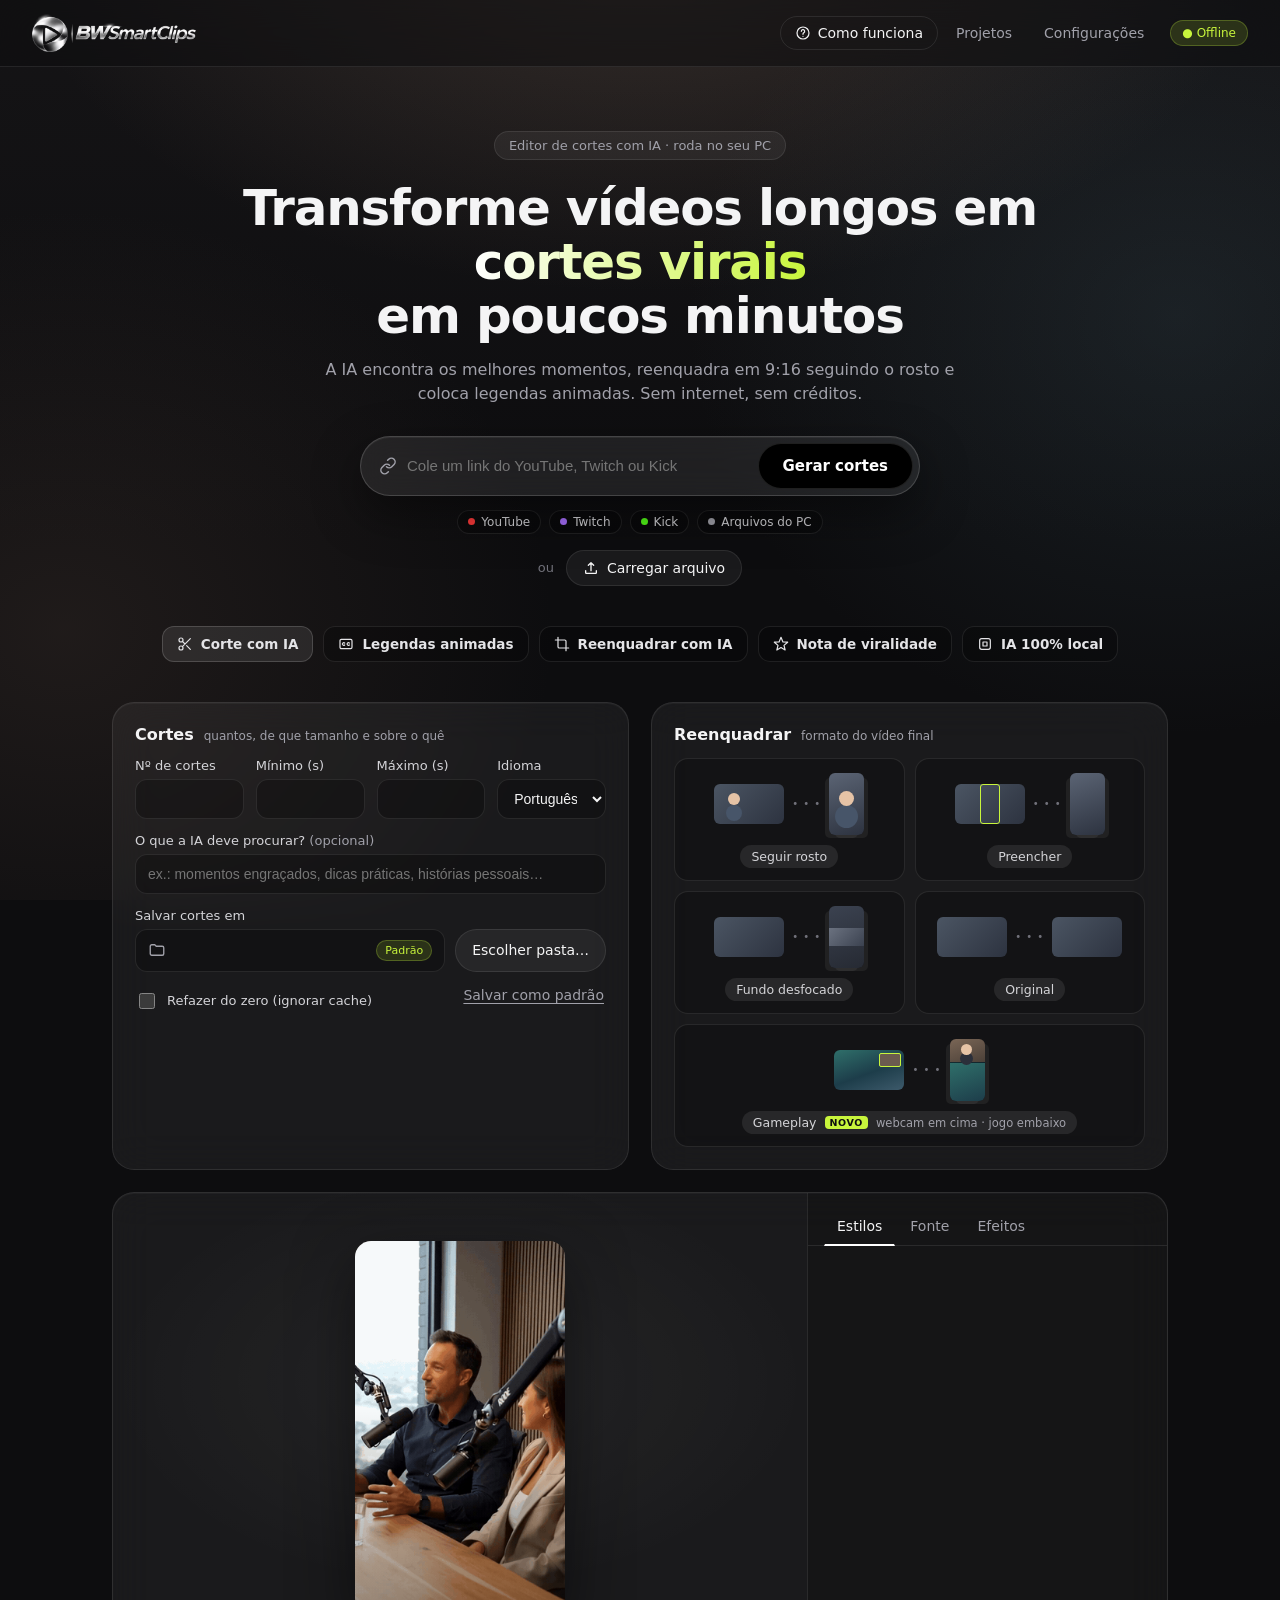
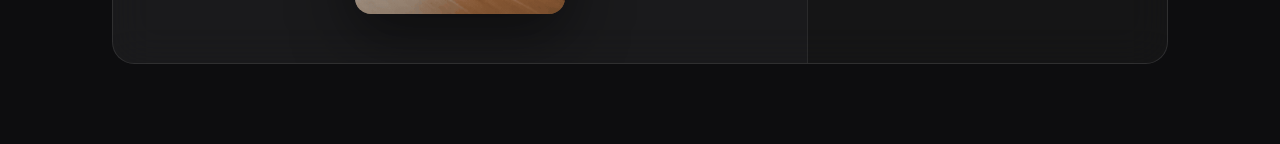
<file: ui/index.html>
<!doctype html>
<html lang="pt-BR">
<head>
  <meta charset="utf-8" />
  <meta name="viewport" content="width=device-width, initial-scale=1" />
  <title>BWSmartClips</title>
  <link rel="icon" href="icone.png" />
  <link rel="stylesheet" href="style.css" />
</head>
<body>
  <div class="bg-glow"></div>
  <header class="topbar">
    <div class="brand">
      <img class="brand-logo" src="logotipo.png" alt="BWSmartClips" />
    </div>
    <nav class="top-actions">
      <button class="nav-link how" id="btn-tour">
        <svg viewBox="0 0 24 24"><circle cx="12" cy="12" r="9"/><path d="M9.5 9.5a2.5 2.5 0 1 1 3.5 2.3c-.6.3-1 .9-1 1.6v.6M12 17h.01"/></svg>
        Como funciona
      </button>
      <button class="nav-link" id="btn-projects">Projetos</button>
      <button class="nav-link" id="btn-settings">Configurações</button>
      <span class="offline-pill" id="mode-pill">● Offline</span>
    </nav>
  </header>

  <div id="legacy-banner" class="banner hidden">
    <div><strong>Dados no disco C:</strong> ferramentas e modelos de uma instalação anterior (<span id="legacy-size"></span>) podem ser movidos para a pasta do programa.</div>
    <button class="pill-btn light" id="btn-legacy-open">Ver e mover</button>
  </div>
  <div id="tools-banner" class="banner hidden">
    <div><strong>Faltam ferramentas:</strong> <span id="tools-missing"></span></div>
    <button class="pill-btn light" id="btn-banner-install">Instalar ferramentas</button>
  </div>

  <main>
    <section class="hero">
      <span class="eyebrow">Editor de cortes com IA · roda no seu PC</span>
      <h1>Transforme vídeos longos em <span class="hl">cortes virais</span><br />em poucos minutos</h1>
      <p class="sub">A IA encontra os melhores momentos, reenquadra em 9:16 seguindo o rosto e coloca legendas animadas. Sem internet, sem créditos.</p>

      <div class="dropbar" id="dropbar">
        <svg class="link-ico" viewBox="0 0 24 24"><path d="M10 13a5 5 0 0 0 7.07 0l3-3a5 5 0 0 0-7.07-7.07l-1.5 1.5M14 11a5 5 0 0 0-7.07 0l-3 3a5 5 0 0 0 7.07 7.07l1.5-1.5" fill="none" stroke="currentColor" stroke-width="2" stroke-linecap="round"/></svg>
        <input id="source" type="text" placeholder="Cole um link do YouTube, Twitch ou Kick" spellcheck="false" />
        <button class="get-btn" id="btn-start">Gerar cortes</button>
      </div>
      <div class="platforms" id="platforms">
        <span class="plat yt">YouTube</span><span class="plat tw">Twitch</span><span class="plat kk">Kick</span><span class="plat pc">Arquivos do PC</span>
      </div>
      <div class="or-row">
        <span>ou</span>
        <button class="pill-btn" id="btn-pick">
          <svg viewBox="0 0 24 24"><path d="M12 16V4m0 0-4 4m4-4 4 4M4 16v3a1 1 0 0 0 1 1h14a1 1 0 0 0 1-1v-3" fill="none" stroke="currentColor" stroke-width="2" stroke-linecap="round" stroke-linejoin="round"/></svg>
          Carregar arquivo
        </button>
      </div>

      <div class="feature-chips">
        <button class="fchip active" data-goto="sec-clips"><svg viewBox="0 0 24 24"><circle cx="6" cy="6" r="3"/><circle cx="6" cy="18" r="3"/><path d="M20 4 8.12 15.88M14.47 14.48 20 20M8.12 8.12 12 12"/></svg>Corte com IA</button>
        <button class="fchip" data-goto="sec-captions"><svg viewBox="0 0 24 24"><rect x="3" y="5" width="18" height="14" rx="2"/><path d="M10 10.5a2 2 0 1 0 0 3M17 10.5a2 2 0 1 0 0 3"/></svg>Legendas animadas</button>
        <button class="fchip" data-goto="sec-reframe"><svg viewBox="0 0 24 24"><path d="M6 2v14a2 2 0 0 0 2 2h14M18 22V8a2 2 0 0 0-2-2H2"/></svg>Reenquadrar com IA</button>
        <button class="fchip" data-goto="sec-clips"><svg viewBox="0 0 24 24"><path d="M12 2l2.9 6.9L22 9.3l-5.5 4.8L18.2 21 12 17.3 5.8 21l1.7-6.9L2 9.3l7.1-.4z"/></svg>Nota de viralidade</button>
        <button class="fchip" data-goto="sec-clips"><svg viewBox="0 0 24 24"><rect x="4" y="4" width="16" height="16" rx="3"/><path d="M9 9h6v6H9z"/></svg>IA 100% local</button>
      </div>
    </section>

    <section class="studio" id="sec-clips">
      <div class="glass panel">
        <div class="panel-head"><h3>Cortes</h3><span class="muted small">quantos, de que tamanho e sobre o quê</span></div>
        <div class="grid opts">
          <label>Nº de cortes <input id="opt-count" type="number" min="1" max="30" /></label>
          <label>Mínimo (s) <input id="opt-min" type="number" min="5" max="300" /></label>
          <label>Máximo (s) <input id="opt-max" type="number" min="10" max="600" /></label>
          <label>Idioma
            <select id="opt-lang">
              <option value="pt">Português</option>
              <option value="en">Inglês</option>
              <option value="es">Espanhol</option>
              <option value="">Detectar</option>
            </select>
          </label>
        </div>
        <label class="block"><span>O que a IA deve procurar? <span class="muted">(opcional)</span></span>
          <input id="opt-focus" type="text" placeholder="ex.: momentos engraçados, dicas práticas, histórias pessoais…" />
        </label>
        <div class="block out-block">
          <span>Salvar cortes em</span>
          <div class="out-row">
            <button class="out-path" id="out-path" title="Abrir a pasta">
              <svg viewBox="0 0 24 24"><path d="M3 7a2 2 0 0 1 2-2h4l2 2h8a2 2 0 0 1 2 2v8a2 2 0 0 1-2 2H5a2 2 0 0 1-2-2z"/></svg>
              <span class="out-text" id="out-text"></span>
              <span class="out-tag" id="out-tag">Padrão</span>
            </button>
            <button class="secondary" id="btn-out-pick">Escolher pasta…</button>
          </div>
          <button class="link out-reset hidden" id="btn-out-default">Voltar para a pasta padrão</button>
        </div>
        <div class="panel-foot">
          <label class="check"><input id="opt-reanalyze" type="checkbox" /> Refazer do zero (ignorar cache)</label>
          <button class="link" id="btn-save-defaults">Salvar como padrão</button>
        </div>
      </div>

      <div class="glass panel" id="sec-reframe">
        <div class="panel-head"><h3>Reenquadrar</h3><span class="muted small">formato do vídeo final</span></div>
        <input type="hidden" id="opt-reframe" />
        <div class="layouts" id="layouts">
          <button class="layout" data-value="face">
            <div class="lay-art"><div class="lay-src"><i class="face f1"></i></div><span class="dots">• • •</span><div class="lay-out"><i class="face f1 big"></i></div></div>
            <span class="lay-name">Seguir rosto</span>
          </button>
          <button class="layout" data-value="center">
            <div class="lay-art"><div class="lay-src"><i class="frame"></i></div><span class="dots">• • •</span><div class="lay-out fill"></div></div>
            <span class="lay-name">Preencher</span>
          </button>
          <button class="layout" data-value="blur">
            <div class="lay-art"><div class="lay-src"></div><span class="dots">• • •</span><div class="lay-out blur"><i class="mini"></i></div></div>
            <span class="lay-name">Fundo desfocado</span>
          </button>
          <button class="layout" data-value="original">
            <div class="lay-art"><div class="lay-src"></div><span class="dots">• • •</span><div class="lay-src same"></div></div>
            <span class="lay-name">Original</span>
          </button>
          <button class="layout wide" data-value="gameplay">
            <div class="lay-art">
              <div class="lay-src game"><i class="cam"></i></div><span class="dots">• • •</span>
              <div class="lay-out split"><i class="top"><i class="face f1"></i></i><i class="bottom"></i></div>
            </div>
            <span class="lay-name">Gameplay <b class="new">NOVO</b> <em>webcam em cima · jogo embaixo</em></span>
          </button>
        </div>
        <div class="gameplay-opts hidden" id="gameplay-opts">
          <label><span>Tamanho da webcam <span class="muted" id="cam-ratio-label">38%</span></span>
            <input id="opt-cam-ratio" type="range" min="25" max="55" step="1" />
          </label>
          <div class="cam-pos">
            <span id="cam-pos-text" class="muted small">Webcam: detectada automaticamente em cada corte</span>
            <button class="pill-btn" id="btn-mark-cam">Conferir / marcar webcam</button>
            <button class="link hidden" id="btn-auto-cam">Voltar ao automático</button>
          </div>
        </div>
      </div>
    </section>

    <section class="glass captions-studio" id="sec-captions">
      <div class="stage-wrap">
        <div class="stage" id="stage">
          <img class="stage-media" src="podcast.gif" alt="" draggable="false" />
          <div class="stage-shade"></div>
          <div class="stage-caption" id="stage-caption"></div>
        </div>
      </div>
      <div class="cap-panel">
        <div class="cap-tabs">
          <button class="cap-tab active" data-cap="cap-presets">Estilos</button>
          <button class="cap-tab" data-cap="cap-font">Fonte</button>
          <button class="cap-tab" data-cap="cap-effects">Efeitos</button>
        </div>
        <div class="cap-body" id="cap-presets"></div>
        <div class="cap-body hidden" id="cap-font">
          <div class="grid two">
            <label>Cor do texto <input id="cap-color" type="color" /></label>
            <label>Cor de destaque <input id="cap-highlight" type="color" /></label>
            <label>Contorno <input id="cap-outline-color" type="color" /></label>
            <label>Tamanho <input id="cap-size" type="number" min="30" max="160" /></label>
          </div>
          <label class="check"><input id="cap-upper" type="checkbox" /> MAIÚSCULAS</label>
          <label class="check"><input id="cap-italic" type="checkbox" /> Itálico</label>
        </div>
        <div class="cap-body hidden" id="cap-effects">
          <label class="check"><input id="cap-enabled" type="checkbox" /> Mostrar legendas</label>
          <label class="check"><input id="cap-pop" type="checkbox" /> Palavra ativa "pula"</label>
          <div class="grid two">
            <label>Palavras por vez <input id="cap-words" type="number" min="1" max="8" /></label>
            <label>Posição
              <select id="cap-position">
                <option value="bottom">Embaixo</option>
                <option value="middle">Meio</option>
                <option value="top">Em cima</option>
              </select>
            </label>
          </div>
        </div>
      </div>
    </section>

    <section class="glass panel hidden" id="progress-card">
      <div class="progress-head">
        <h3 id="progress-title">Processando…</h3>
        <button class="pill-btn danger" id="btn-cancel">Cancelar</button>
      </div>
      <ol class="stages" id="stages">
        <li data-stage="download">Download</li>
        <li data-stage="probe">Leitura</li>
        <li data-stage="transcribe">Transcrição</li>
        <li data-stage="analyze">IA</li>
        <li data-stage="render">Renderização</li>
      </ol>
      <div class="bar"><div id="bar-fill"></div></div>
      <p class="muted" id="progress-msg"></p>
      <pre class="error hidden" id="progress-error"></pre>
      <div class="actions hidden" id="log-actions">
        <button class="pill-btn" id="btn-open-log">Abrir registro do trabalho</button>
        <span class="muted small">Se precisar de ajuda, envie esse arquivo.</span>
      </div>
      <div class="actions hidden" id="yt-login-actions">
        <button class="primary" id="btn-yt-login-retry">Entrar e tentar de novo</button>
        <span class="muted small">Abre uma janela do próprio app. Você faz login uma vez só.</span>
      </div>
    </section>

    <section id="results" class="hidden">
      <div class="results-head">
        <h2 id="results-title">Cortes</h2>
        <button class="pill-btn" id="btn-open-folder">Abrir pasta</button>
      </div>
      <div class="warnings hidden" id="results-warnings"></div>
      <div class="clips" id="clips"></div>
    </section>
  </main>

  <button class="to-top" id="btn-top" title="Voltar ao topo" aria-label="Voltar ao topo">
    <svg viewBox="0 0 24 24"><path d="M12 19V5M5 12l7-7 7 7"/></svg>
  </button>

  <!-- Projetos -->
  <div class="modal hidden" id="projects-modal">
    <div class="modal-box wide">
      <div class="modal-head">
        <h2>Projetos recentes</h2>
        <button class="ghost" data-close>✕</button>
      </div>
      <div id="projects-list" class="projects"></div>
    </div>
  </div>

  <!-- Configurações -->
  <div class="modal hidden" id="settings-modal">
    <div class="modal-box">
      <div class="modal-head">
        <h2>Configurações</h2>
        <button class="ghost" data-close>✕</button>
      </div>
      <div class="tabs">
        <button class="tab active" data-tab="tab-ai">IA</button>
        <button class="tab" data-tab="tab-transcription">Transcrição</button>
        <button class="tab" data-tab="tab-tools">Ferramentas e modelos</button>
        <button class="tab" data-tab="tab-output">Saída</button>
        <button class="tab" data-tab="tab-about">Sobre</button>
      </div>

      <div class="tab-body" id="tab-ai">
        <label class="block">Quem escolhe os cortes
          <select id="s-llm">
            <option value="local">IA local — llama.cpp (offline, padrão)</option>
            <option value="ollama">IA local — Ollama já instalado</option>
            <option value="anthropic">Claude (Anthropic) — online, opcional</option>
            <option value="open_ai">OpenAI ou compatível — online, opcional</option>
          </select>
        </label>
        <fieldset data-provider="local">
          <legend>IA local (llama.cpp)</legend>
          <label class="block">Modelo
            <select id="s-llm-model"></select>
          </label>
          <div class="grid three">
            <label>Trechos avaliados <input id="s-llm-candidates" type="number" min="4" max="60" /></label>
            <label>Contexto (tokens) <input id="s-llm-context" type="number" min="2048" max="65536" step="1024" /></label>
            <label><span>Threads <span class="muted">(0 = auto)</span></span><input id="s-llm-threads" type="number" min="0" max="64" /></label>
          </div>
          <label class="check"><input id="s-llm-gpu" type="checkbox" /> Usar a placa de vídeo quando houver (bem mais rápido)</label>
          <p class="muted small gpu-status" id="gpu-status"></p>
          <p class="muted small">Mais trechos avaliados = cortes melhores, porém mais demora (cerca de 10–30 s por trecho no processador;
            na placa de vídeo, bem menos).</p>
        </fieldset>
        <fieldset data-provider="ollama">
          <legend>Ollama</legend>
          <div class="grid two">
            <label>URL <input id="s-ollama-url" type="text" /></label>
            <label>Modelo <input id="s-ollama-model" type="text" placeholder="qwen3.5:4b" /></label>
          </div>
          <label class="block">Trechos avaliados <input id="s-llm-candidates-2" type="number" min="4" max="60" /></label>
        </fieldset>
        <fieldset data-provider="anthropic">
          <legend>Anthropic (Claude)</legend>
          <label class="block">Chave da API <input id="s-anthropic-key" type="password" placeholder="sk-ant-…" /></label>
          <div class="grid two">
            <label>Modelo <input id="s-anthropic-model" type="text" /></label>
            <label>URL da API <input id="s-anthropic-url" type="text" /></label>
          </div>
        </fieldset>
        <fieldset data-provider="open_ai">
          <legend>OpenAI (ou compatível)</legend>
          <label class="block">Chave da API <input id="s-openai-key" type="password" placeholder="sk-…" /></label>
          <div class="grid two">
            <label>Modelo de chat <input id="s-openai-model" type="text" /></label>
            <label>URL da API <input id="s-openai-url" type="text" /></label>
          </div>
          <p class="muted small">A mesma chave e URL são usadas para a transcrição pela API.</p>
        </fieldset>
      </div>

      <div class="tab-body hidden" id="tab-transcription">
        <label class="block">Motor de transcrição
          <select id="s-engine">
            <option value="local">Whisper local (offline, padrão)</option>
            <option value="open_ai">API OpenAI ou compatível (online, opcional)</option>
          </select>
        </label>
        <fieldset>
          <legend>Whisper local (whisper.cpp)</legend>
          <label class="block">Modelo
            <select id="s-whisper-model"></select>
          </label>
          <label class="block"><span>Threads <span class="muted">(0 = automático)</span></span>
            <input id="s-whisper-threads" type="number" min="0" max="64" />
          </label>
          <label class="check"><input id="s-vad" type="checkbox" /> Pular silêncio e música (detector de voz — mais rápido)</label>
        </fieldset>
        <fieldset>
          <legend>API (opcional)</legend>
          <label class="block">Modelo de transcrição <input id="s-openai-tmodel" type="text" /></label>
          <p class="muted small">Ex.: <code>whisper-1</code> na OpenAI, ou <code>whisper-large-v3</code> no Groq
            (URL <code>https://api.groq.com/openai/v1</code>). Chave e URL ficam na aba IA.</p>
        </fieldset>
      </div>

      <div class="tab-body hidden" id="tab-tools">
        <div id="tools-table" class="tools-table"></div>
        <fieldset>
          <legend>Pasta do programa</legend>
          <div class="out-path static"><svg viewBox="0 0 24 24"><path d="M3 7a2 2 0 0 1 2-2h4l2 2h8a2 2 0 0 1 2 2v8a2 2 0 0 1-2 2H5a2 2 0 0 1-2-2z"/></svg><span class="out-text" id="data-dir"></span></div>
          <p class="muted small" style="margin:8px 0 0" id="data-dir-hint">Configurações, ferramentas, modelos e cache ficam junto do programa. Para usar outro disco,
            reinstale e escolha a pasta (ex.: <b>D:\BWSmartClips</b>) na tela do instalador que pergunta <b>onde instalar</b>.</p>
          <div class="leftover hidden" data-legacy></div>
        </fieldset>
        <fieldset>
          <legend>Pasta dos modelos de IA</legend>
          <div class="models-dir" data-models-dir></div>
          <p class="muted small" style="margin:8px 0 0">Os modelos ocupam alguns GB. Escolha outro disco (ex.: <b>D:</b>) para não lotar o C.
            Se você já tem arquivos <b>.gguf</b>/<b>.bin</b> numa pasta, escolha essa pasta: o app usa os modelos de lá, sem copiar.</p>
          <div class="leftover hidden" data-leftover></div>
        </fieldset>
        <fieldset>
          <legend>Baixar / atualizar</legend>
          <div class="grid two">
            <label>Modelo de transcrição (Whisper) <select id="install-whisper"></select></label>
            <label>Modelo de IA local <select id="install-llm"></select></label>
          </div>
          <label class="check"><input id="install-vad" type="checkbox" checked /> Detector de voz (1 MB)</label>
          <p class="muted small" id="install-estimate"></p>
          <div class="actions">
            <button class="primary" id="btn-install">Instalar o que falta</button>
            <button class="secondary" id="btn-update">Atualizar ferramentas</button>
            <button class="secondary" id="btn-import">Importar modelos de uma pasta…</button>
            <button class="ghost danger hidden" id="btn-install-cancel">Cancelar</button>
          </div>
          <div class="bar small hidden" id="install-bar"><div id="install-fill"></div></div>
          <p class="muted small" id="install-msg"></p>
        </fieldset>
        <fieldset class="accounts">
          <legend>Contas e downloads</legend>
          <p class="muted small" style="margin:4px 0 2px">O app sempre tenta baixar <b>sem login</b> primeiro. Conecte uma conta só se a
            plataforma bloquear (YouTube pedindo "não sou um robô", VODs só para inscritos etc.). A janela de login é do próprio app.</p>
          <div id="accounts-list"></div>
          <details class="advanced">
            <summary>Avançado: cookies de um navegador ou arquivo cookies.txt</summary>
            <div class="path-row"><label>Arquivo cookies.txt (qualquer plataforma) <input id="s-cookies" type="text" placeholder="exportado com a extensão &quot;Get cookies.txt LOCALLY&quot;" /></label><button class="secondary" data-pick="s-cookies" data-title="Escolha o arquivo cookies.txt">…</button></div>
            <label class="block">Ou ler cookies do navegador
              <select id="s-cookies-browser">
                <option value="">Não usar (recomendado)</option>
                <option value="firefox">Firefox</option>
                <option value="edge">Microsoft Edge</option>
                <option value="chrome">Google Chrome</option>
                <option value="brave">Brave</option>
                <option value="opera">Opera</option>
              </select>
            </label>
            <p class="muted small">Prefira a conta conectada acima: ela fica guardada <b>criptografada</b> pelo Windows. Um arquivo cookies.txt
              fica em texto puro (quem tiver acesso a ele entra na sua conta), e ler o navegador dá ao download acesso aos logins dele.
              Use essas opções só se souber o que está fazendo.</p>
          </details>
        </fieldset>
        <fieldset id="manual-paths">
          <legend>Caminhos manuais <span class="muted">(deixe vazio para detectar)</span></legend>
          <div class="path-row"><label>ffmpeg <input id="s-ffmpeg" type="text" /></label><button class="secondary" data-pick="s-ffmpeg">…</button></div>
          <div class="path-row"><label>ffprobe <input id="s-ffprobe" type="text" /></label><button class="secondary" data-pick="s-ffprobe">…</button></div>
          <div class="path-row"><label>yt-dlp <input id="s-ytdlp" type="text" /></label><button class="secondary" data-pick="s-ytdlp">…</button></div>
          <div class="path-row"><label>whisper-cli <input id="s-whisper" type="text" /></label><button class="secondary" data-pick="s-whisper">…</button></div>
          <div class="path-row"><label>llama-server <input id="s-llama" type="text" /></label><button class="secondary" data-pick="s-llama">…</button></div>
        </fieldset>
      </div>

      <div class="tab-body hidden" id="tab-output">
        <div class="path-row"><label>Pasta dos projetos <input id="s-output" type="text" placeholder="Padrão do app" /></label><button class="secondary" id="btn-pick-output">…</button></div>
        <div class="grid two">
          <label>Resolução vertical
            <select id="s-height">
              <option value="1920">1080 × 1920 (Full HD)</option>
              <option value="1280">720 × 1280 (mais rápido)</option>
            </select>
          </label>
          <label>Velocidade do encoder
            <select id="s-preset">
              <option value="ultrafast">ultrafast</option>
              <option value="superfast">superfast</option>
              <option value="veryfast">veryfast</option>
              <option value="faster">faster</option>
              <option value="fast">fast</option>
              <option value="medium">medium</option>
              <option value="slow">slow (melhor qualidade)</option>
            </select>
          </label>
          <label>Qualidade (CRF, menor = melhor)
            <input id="s-crf" type="number" min="14" max="32" />
          </label>
        </div>
        <fieldset>
          <legend>Cache</legend>
          <label class="check"><input id="s-cache" type="checkbox" /> Reaproveitar transcrições, análises e downloads já feitos</label>
          <div class="actions"><button class="secondary" id="btn-clear-cache">Limpar cache</button></div>
        </fieldset>
      </div>

            <div class="tab-body hidden" id="tab-about">
        <div class="about-head">
          <img src="icone.png" alt="" class="about-icon" />
          <div>
            <h3>BWSmartClips <span class="muted" id="about-version"></span></h3>
            <p class="muted small" id="about-edition"></p>
          </div>
        </div>
        <div class="license-box" id="about-license"></div>
        <fieldset>
          <legend>Documentos</legend>
          <div class="doc-links">
            <button class="link" data-doc="termos-de-uso">Termos de Uso</button>
            <button class="link" data-doc="licenca-de-uso">Licença de Uso do Software (EULA)</button>
            <button class="link" data-doc="politica-de-privacidade">Política de Privacidade</button>
            <button class="link" data-doc="avisos-de-terceiros">Avisos de licenças de terceiros</button>
          </div>
          <p class="muted small">English versions: <button class="link" data-doc="terms-of-use" data-lang="en">Terms</button> ·
            <button class="link" data-doc="end-user-license-agreement" data-lang="en">EULA</button> ·
            <button class="link" data-doc="privacy-policy" data-lang="en">Privacy</button> ·
            <button class="link" data-doc="third-party-notices" data-lang="en">Third-party notices</button></p>
        </fieldset>
        <fieldset>
          <legend>Inteligência artificial</legend>
          <p class="muted small">A IA roda no seu computador. Títulos, justificativas, notas e hashtags dos cortes são gerados por IA e podem conter
            erros ou conteúdo inadequado: revise antes de publicar.</p>
          <button class="secondary" id="btn-report-ai">Reportar conteúdo gerado pela IA</button>
        </fieldset>
      </div>
<div class="modal-foot">
        <span class="muted small" id="settings-status"></span>
        <button class="primary" id="btn-save-settings">Salvar</button>
      </div>
    </div>
  </div>

  <!-- Assistente de primeira abertura -->
  <div class="modal hidden" id="setup-modal">
    <div class="modal-box">
      <div class="modal-head">
        <h2 class="welcome"><img src="icone.png" alt="" /> Bem-vindo ao BWSmartClips</h2>
      </div>
      <div class="tab-body">
        <p>O BWSmartClips funciona <b>100% offline</b>: transcrição, IA que escolhe os cortes, legendas e
          renderização rodam no seu computador. Para isso, ele precisa baixar algumas ferramentas e modelos
          <b>uma única vez</b>.</p>
        <label class="block">Transcrição (Whisper)
          <select id="setup-whisper"></select>
        </label>
        <label class="block">IA que escolhe os cortes
          <select id="setup-llm"></select>
        </label>
        <label class="check"><input id="setup-vad" type="checkbox" checked /> Detector de voz (deixa a transcrição mais rápida)</label>
        <div class="block out-block"><span>Onde guardar os modelos</span><div class="models-dir" data-models-dir></div></div>
        <div class="space-info" id="setup-space"></div>
        <div class="bar small hidden" id="setup-bar"><div id="setup-fill"></div></div>
        <p class="muted small" id="setup-msg"></p>
        <p class="muted small">Sem internet neste PC? Baixe os arquivos em outro computador, copie para um pendrive e use
          <b>Importar modelos</b>. As APIs online (Claude/OpenAI) continuam opcionais em Configurações.</p>
      </div>
      <div class="modal-foot">
        <button class="link" id="setup-skip">Pular por enquanto</button>
        <div class="actions tight">
          <button class="secondary" id="setup-import">Importar modelos…</button>
          <button class="primary" id="setup-go">Baixar e instalar</button>
        </div>
      </div>
    </div>
  </div>

  <!-- Marcar a webcam (layout Gameplay) -->
  <div class="modal hidden" id="facecam-modal">
    <div class="modal-box wide">
      <div class="modal-head">
        <h2>Onde está a webcam?</h2>
        <button class="ghost" data-close>✕</button>
      </div>
      <div class="tab-body">
        <p class="muted small" id="fc-hint">Arraste para desenhar um retângulo em volta da webcam do streamer. Arraste o retângulo para movê-lo.</p>
        <div class="fc-stage" id="fc-stage">
          <img id="fc-img" alt="" draggable="false" />
          <div id="fc-box" class="hidden"><span>Webcam</span></div>
          <div class="fc-loading" id="fc-loading">Lendo o vídeo e procurando a webcam…</div>
        </div>
      </div>
      <div class="modal-foot">
        <button class="ghost" id="fc-detect">Usar a detecção automática</button>
        <button class="primary" id="fc-save">Usar esta posição</button>
      </div>
    </div>
  </div>

  <!-- Tour "Como funciona" -->
  <div id="tour" class="hidden">
    <div id="tour-spot"></div>
    <div id="tour-card" role="dialog" aria-live="polite">
      <div class="tour-top"><span id="tour-count"></span><button class="tour-x" id="tour-skip" title="Fechar">✕</button></div>
      <h3 id="tour-title"></h3>
      <p id="tour-text"></p>
      <div class="tour-bottom">
        <div class="tour-dots" id="tour-dots"></div>
        <div class="tour-btns">
          <button class="ghost" id="tour-prev">Voltar</button>
          <button class="primary" id="tour-next">Próximo</button>
        </div>
      </div>
    </div>
  </div>

  <div id="toast" class="toast hidden"></div>
  <div class="modal hidden" id="doc-modal">
    <div class="modal-box wide">
      <div class="modal-head">
        <h2 id="doc-title">Documento</h2>
        <button class="ghost" data-close>✕</button>
      </div>
      <div class="tab-body doc-body" id="doc-body"></div>
    </div>
  </div>

  <div class="license-lock hidden" id="license-lock">
    <div class="lock-box">
      <img src="logotipo.png" alt="BWSmartClips" class="lock-logo" />
      <h2>Licença necessária</h2>
      <p id="lock-msg"></p>
      <div class="actions tight">
        <button class="primary" id="btn-lock-store">Abrir na Microsoft Store</button>
        <button class="secondary" id="btn-lock-retry">Verificar novamente</button>
      </div>
      <p class="muted small">A compra e a licença vitalícia ficam na sua conta da Microsoft. Já comprou? Entre na Microsoft Store com a mesma conta e
        clique em "Verificar novamente".</p>
    </div>
  </div>

  <script src="app.js"></script>
</body>
</html>
</file>
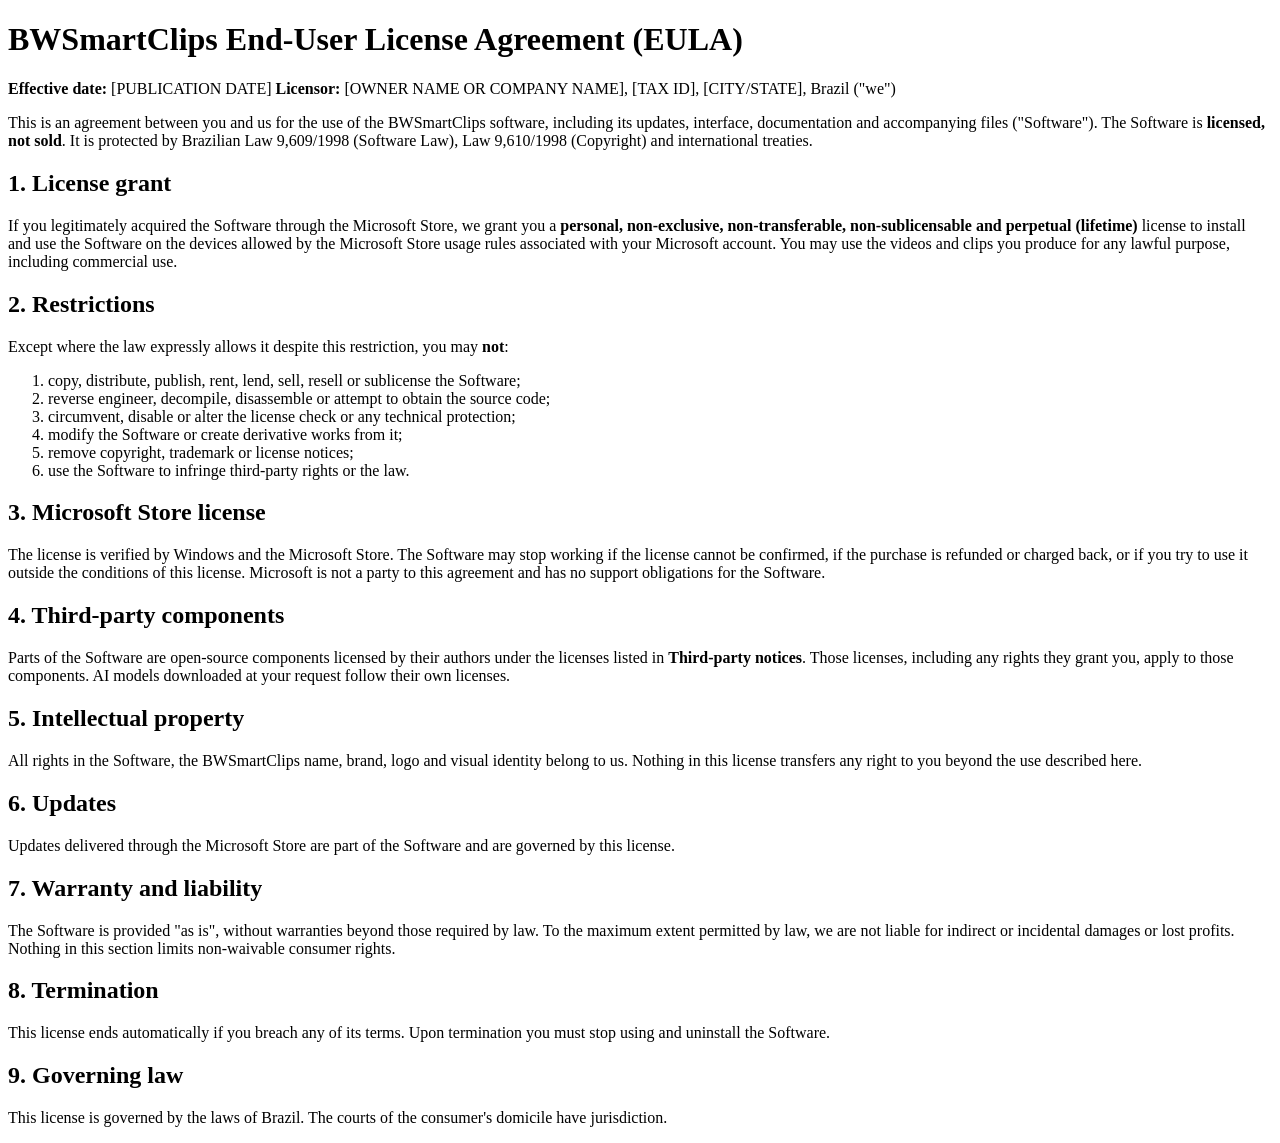
<file: ui/legal/en/end-user-license-agreement.html>
<!doctype html><html><head><meta charset="utf-8"><title>end-user-license-agreement</title></head><body><h1>BWSmartClips End-User License Agreement (EULA)</h1>
<p><strong>Effective date:</strong> [PUBLICATION DATE]
<strong>Licensor:</strong> [OWNER NAME OR COMPANY NAME], [TAX ID], [CITY/STATE], Brazil ("we")</p>
<p>This is an agreement between you and us for the use of the BWSmartClips software, including its updates, interface, documentation and accompanying files ("Software"). The Software is <strong>licensed, not sold</strong>. It is protected by Brazilian Law 9,609/1998 (Software Law), Law 9,610/1998 (Copyright) and international treaties.</p>
<h2>1. License grant</h2>
<p>If you legitimately acquired the Software through the Microsoft Store, we grant you a <strong>personal, non-exclusive, non-transferable, non-sublicensable and perpetual (lifetime)</strong> license to install and use the Software on the devices allowed by the Microsoft Store usage rules associated with your Microsoft account. You may use the videos and clips you produce for any lawful purpose, including commercial use.</p>
<h2>2. Restrictions</h2>
<p>Except where the law expressly allows it despite this restriction, you may <strong>not</strong>:</p>
<ol>
<li>copy, distribute, publish, rent, lend, sell, resell or sublicense the Software;</li>
<li>reverse engineer, decompile, disassemble or attempt to obtain the source code;</li>
<li>circumvent, disable or alter the license check or any technical protection;</li>
<li>modify the Software or create derivative works from it;</li>
<li>remove copyright, trademark or license notices;</li>
<li>use the Software to infringe third-party rights or the law.</li>
</ol>
<h2>3. Microsoft Store license</h2>
<p>The license is verified by Windows and the Microsoft Store. The Software may stop working if the license cannot be confirmed, if the purchase is refunded or charged back, or if you try to use it outside the conditions of this license. Microsoft is not a party to this agreement and has no support obligations for the Software.</p>
<h2>4. Third-party components</h2>
<p>Parts of the Software are open-source components licensed by their authors under the licenses listed in <strong>Third-party notices</strong>. Those licenses, including any rights they grant you, apply to those components. AI models downloaded at your request follow their own licenses.</p>
<h2>5. Intellectual property</h2>
<p>All rights in the Software, the BWSmartClips name, brand, logo and visual identity belong to us. Nothing in this license transfers any right to you beyond the use described here.</p>
<h2>6. Updates</h2>
<p>Updates delivered through the Microsoft Store are part of the Software and are governed by this license.</p>
<h2>7. Warranty and liability</h2>
<p>The Software is provided "as is", without warranties beyond those required by law. To the maximum extent permitted by law, we are not liable for indirect or incidental damages or lost profits. Nothing in this section limits non-waivable consumer rights.</p>
<h2>8. Termination</h2>
<p>This license ends automatically if you breach any of its terms. Upon termination you must stop using and uninstall the Software.</p>
<h2>9. Governing law</h2>
<p>This license is governed by the laws of Brazil. The courts of the consumer's domicile have jurisdiction.</p></body></html>
</file>
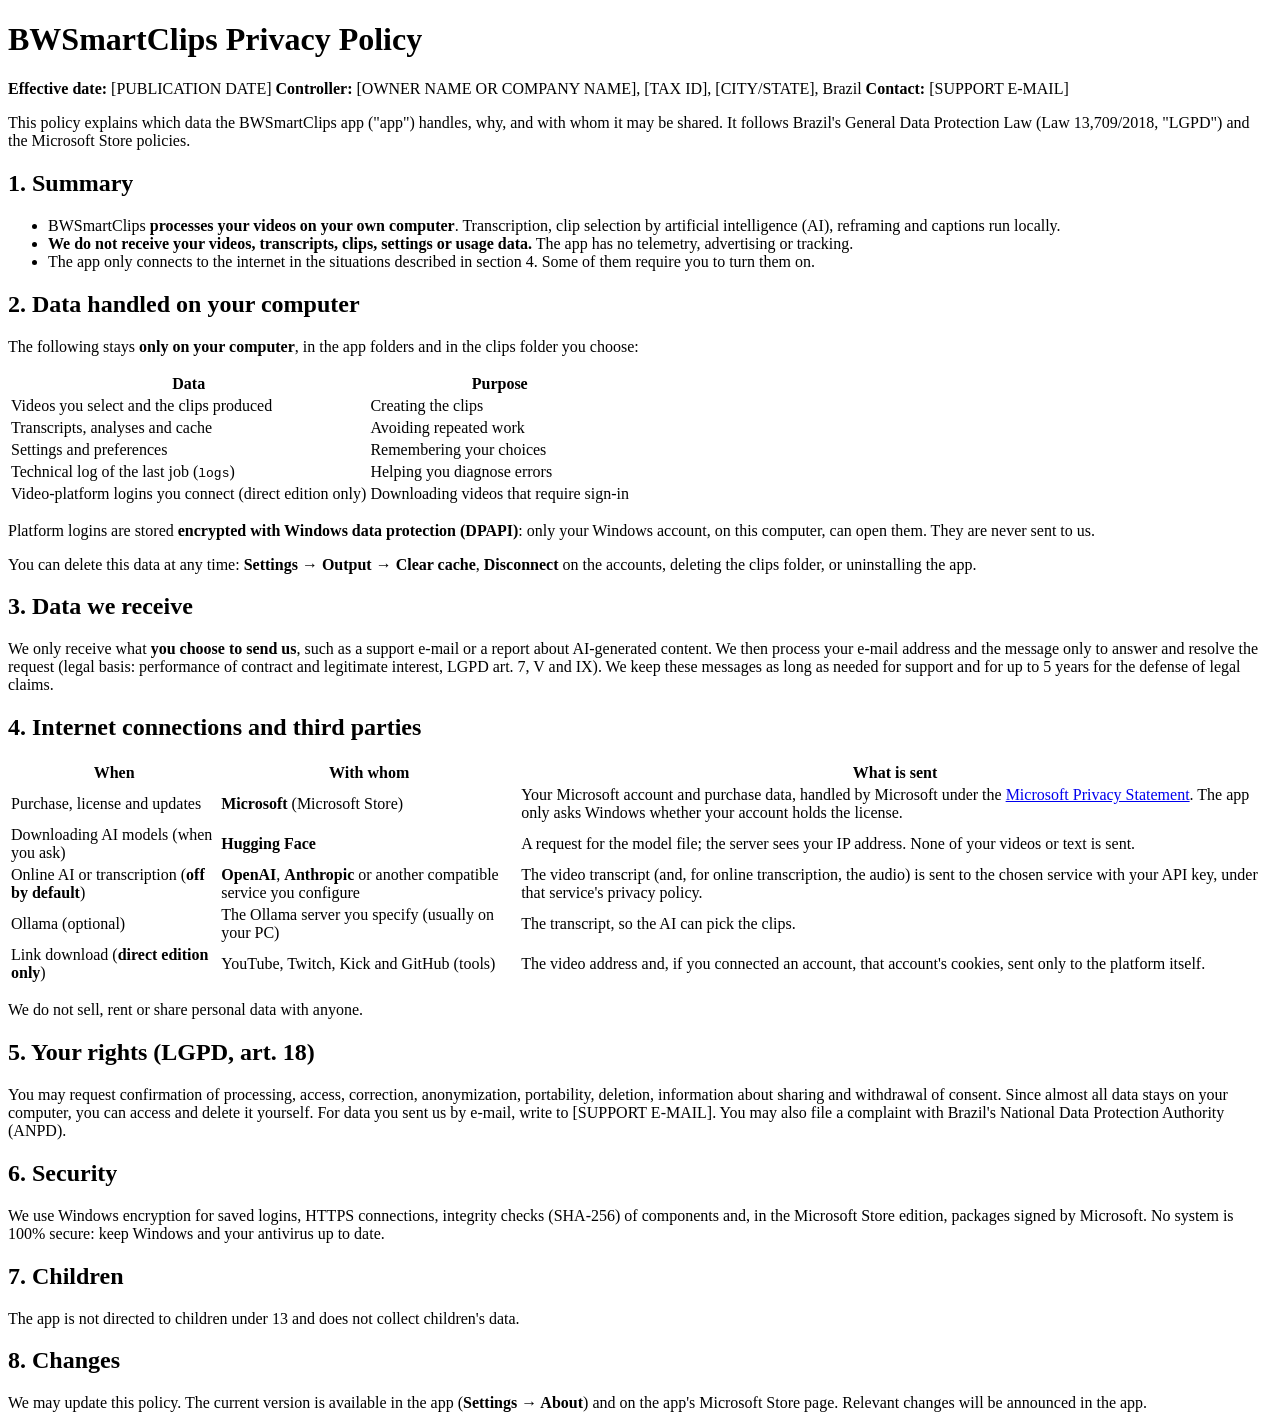
<file: ui/legal/en/privacy-policy.html>
<!doctype html><html><head><meta charset="utf-8"><title>privacy-policy</title></head><body><h1>BWSmartClips Privacy Policy</h1>
<p><strong>Effective date:</strong> [PUBLICATION DATE]
<strong>Controller:</strong> [OWNER NAME OR COMPANY NAME], [TAX ID], [CITY/STATE], Brazil
<strong>Contact:</strong> [SUPPORT E-MAIL]</p>
<p>This policy explains which data the BWSmartClips app ("app") handles, why, and with whom it may be shared. It follows Brazil's General Data Protection Law (Law 13,709/2018, "LGPD") and the Microsoft Store policies.</p>
<h2>1. Summary</h2>
<ul>
<li>BWSmartClips <strong>processes your videos on your own computer</strong>. Transcription, clip selection by artificial intelligence (AI), reframing and captions run locally.</li>
<li><strong>We do not receive your videos, transcripts, clips, settings or usage data.</strong> The app has no telemetry, advertising or tracking.</li>
<li>The app only connects to the internet in the situations described in section 4. Some of them require you to turn them on.</li>
</ul>
<h2>2. Data handled on your computer</h2>
<p>The following stays <strong>only on your computer</strong>, in the app folders and in the clips folder you choose:</p>
<table>
<thead>
<tr>
<th>Data</th>
<th>Purpose</th>
</tr>
</thead>
<tbody>
<tr>
<td>Videos you select and the clips produced</td>
<td>Creating the clips</td>
</tr>
<tr>
<td>Transcripts, analyses and cache</td>
<td>Avoiding repeated work</td>
</tr>
<tr>
<td>Settings and preferences</td>
<td>Remembering your choices</td>
</tr>
<tr>
<td>Technical log of the last job (<code>logs</code>)</td>
<td>Helping you diagnose errors</td>
</tr>
<tr>
<td>Video-platform logins you connect (direct edition only)</td>
<td>Downloading videos that require sign-in</td>
</tr>
</tbody>
</table>
<p>Platform logins are stored <strong>encrypted with Windows data protection (DPAPI)</strong>: only your Windows account, on this computer, can open them. They are never sent to us.</p>
<p>You can delete this data at any time: <strong>Settings → Output → Clear cache</strong>, <strong>Disconnect</strong> on the accounts, deleting the clips folder, or uninstalling the app.</p>
<h2>3. Data we receive</h2>
<p>We only receive what <strong>you choose to send us</strong>, such as a support e-mail or a report about AI-generated content. We then process your e-mail address and the message only to answer and resolve the request (legal basis: performance of contract and legitimate interest, LGPD art. 7, V and IX). We keep these messages as long as needed for support and for up to 5 years for the defense of legal claims.</p>
<h2>4. Internet connections and third parties</h2>
<table>
<thead>
<tr>
<th>When</th>
<th>With whom</th>
<th>What is sent</th>
</tr>
</thead>
<tbody>
<tr>
<td>Purchase, license and updates</td>
<td><strong>Microsoft</strong> (Microsoft Store)</td>
<td>Your Microsoft account and purchase data, handled by Microsoft under the <a href="https://privacy.microsoft.com/privacystatement">Microsoft Privacy Statement</a>. The app only asks Windows whether your account holds the license.</td>
</tr>
<tr>
<td>Downloading AI models (when you ask)</td>
<td><strong>Hugging Face</strong></td>
<td>A request for the model file; the server sees your IP address. None of your videos or text is sent.</td>
</tr>
<tr>
<td>Online AI or transcription (<strong>off by default</strong>)</td>
<td><strong>OpenAI</strong>, <strong>Anthropic</strong> or another compatible service you configure</td>
<td>The video transcript (and, for online transcription, the audio) is sent to the chosen service with your API key, under that service's privacy policy.</td>
</tr>
<tr>
<td>Ollama (optional)</td>
<td>The Ollama server you specify (usually on your PC)</td>
<td>The transcript, so the AI can pick the clips.</td>
</tr>
<tr>
<td>Link download (<strong>direct edition only</strong>)</td>
<td>YouTube, Twitch, Kick and GitHub (tools)</td>
<td>The video address and, if you connected an account, that account's cookies, sent only to the platform itself.</td>
</tr>
</tbody>
</table>
<p>We do not sell, rent or share personal data with anyone.</p>
<h2>5. Your rights (LGPD, art. 18)</h2>
<p>You may request confirmation of processing, access, correction, anonymization, portability, deletion, information about sharing and withdrawal of consent. Since almost all data stays on your computer, you can access and delete it yourself. For data you sent us by e-mail, write to [SUPPORT E-MAIL]. You may also file a complaint with Brazil's National Data Protection Authority (ANPD).</p>
<h2>6. Security</h2>
<p>We use Windows encryption for saved logins, HTTPS connections, integrity checks (SHA-256) of components and, in the Microsoft Store edition, packages signed by Microsoft. No system is 100% secure: keep Windows and your antivirus up to date.</p>
<h2>7. Children</h2>
<p>The app is not directed to children under 13 and does not collect children's data.</p>
<h2>8. Changes</h2>
<p>We may update this policy. The current version is available in the app (<strong>Settings → About</strong>) and on the app's Microsoft Store page. Relevant changes will be announced in the app.</p></body></html>
</file>
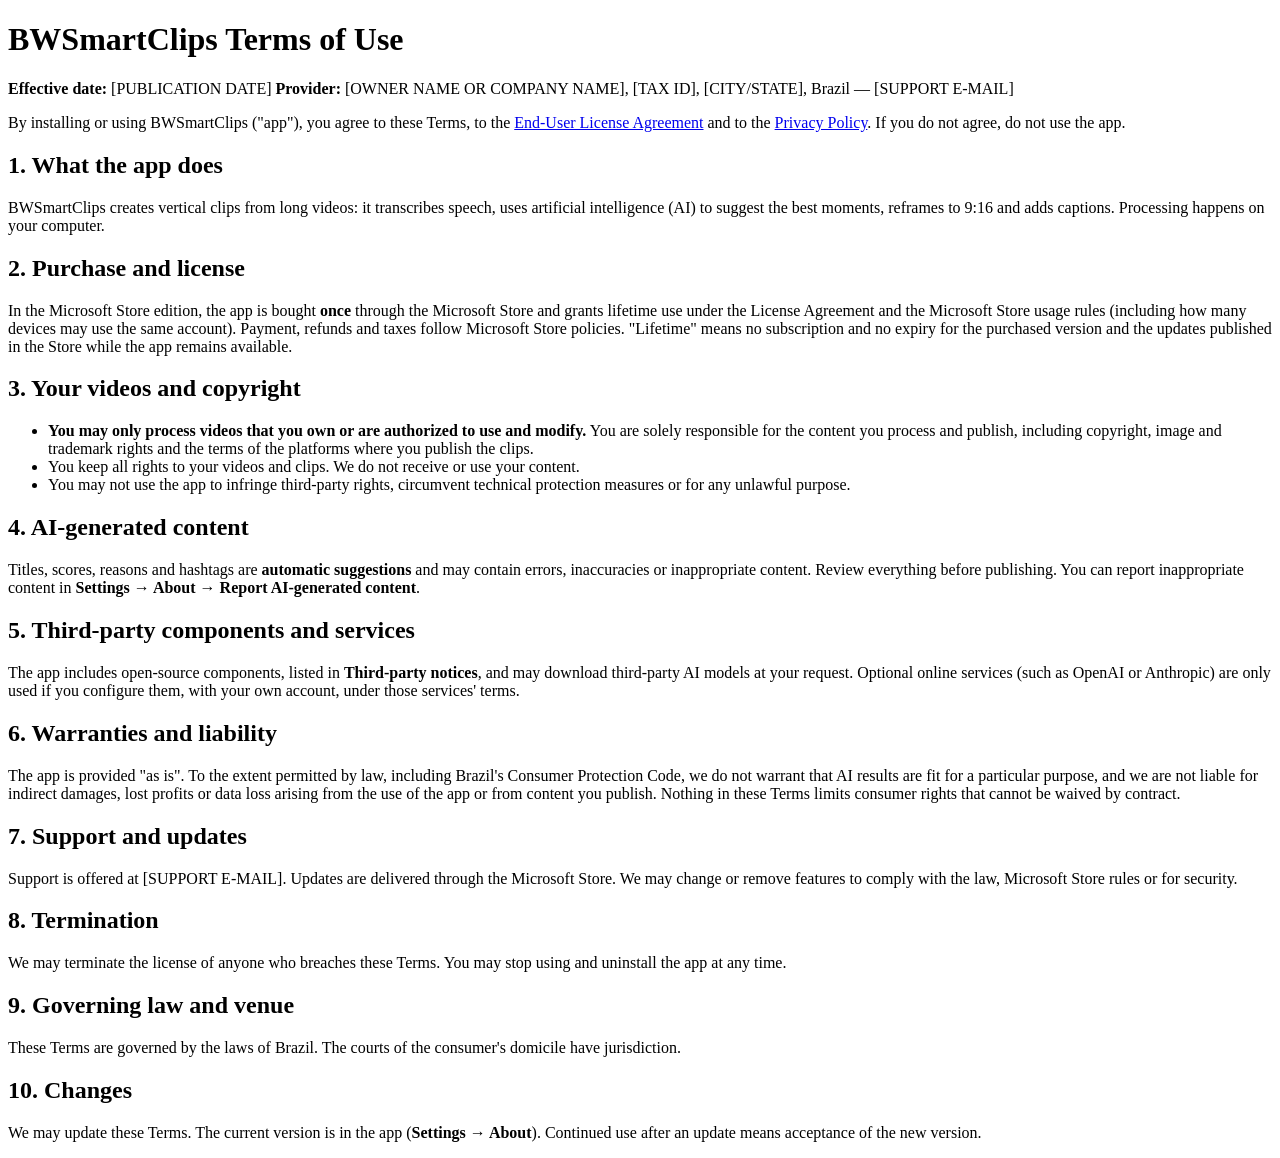
<file: ui/legal/en/terms-of-use.html>
<!doctype html><html><head><meta charset="utf-8"><title>terms-of-use</title></head><body><h1>BWSmartClips Terms of Use</h1>
<p><strong>Effective date:</strong> [PUBLICATION DATE]
<strong>Provider:</strong> [OWNER NAME OR COMPANY NAME], [TAX ID], [CITY/STATE], Brazil — [SUPPORT E-MAIL]</p>
<p>By installing or using BWSmartClips ("app"), you agree to these Terms, to the <a href="end-user-license-agreement.html">End-User License Agreement</a> and to the <a href="privacy-policy.html">Privacy Policy</a>. If you do not agree, do not use the app.</p>
<h2>1. What the app does</h2>
<p>BWSmartClips creates vertical clips from long videos: it transcribes speech, uses artificial intelligence (AI) to suggest the best moments, reframes to 9:16 and adds captions. Processing happens on your computer.</p>
<h2>2. Purchase and license</h2>
<p>In the Microsoft Store edition, the app is bought <strong>once</strong> through the Microsoft Store and grants lifetime use under the License Agreement and the Microsoft Store usage rules (including how many devices may use the same account). Payment, refunds and taxes follow Microsoft Store policies. "Lifetime" means no subscription and no expiry for the purchased version and the updates published in the Store while the app remains available.</p>
<h2>3. Your videos and copyright</h2>
<ul>
<li><strong>You may only process videos that you own or are authorized to use and modify.</strong> You are solely responsible for the content you process and publish, including copyright, image and trademark rights and the terms of the platforms where you publish the clips.</li>
<li>You keep all rights to your videos and clips. We do not receive or use your content.</li>
<li>You may not use the app to infringe third-party rights, circumvent technical protection measures or for any unlawful purpose.</li>
</ul>
<h2>4. AI-generated content</h2>
<p>Titles, scores, reasons and hashtags are <strong>automatic suggestions</strong> and may contain errors, inaccuracies or inappropriate content. Review everything before publishing. You can report inappropriate content in <strong>Settings → About → Report AI-generated content</strong>.</p>
<h2>5. Third-party components and services</h2>
<p>The app includes open-source components, listed in <strong>Third-party notices</strong>, and may download third-party AI models at your request. Optional online services (such as OpenAI or Anthropic) are only used if you configure them, with your own account, under those services' terms.</p>
<h2>6. Warranties and liability</h2>
<p>The app is provided "as is". To the extent permitted by law, including Brazil's Consumer Protection Code, we do not warrant that AI results are fit for a particular purpose, and we are not liable for indirect damages, lost profits or data loss arising from the use of the app or from content you publish. Nothing in these Terms limits consumer rights that cannot be waived by contract.</p>
<h2>7. Support and updates</h2>
<p>Support is offered at [SUPPORT E-MAIL]. Updates are delivered through the Microsoft Store. We may change or remove features to comply with the law, Microsoft Store rules or for security.</p>
<h2>8. Termination</h2>
<p>We may terminate the license of anyone who breaches these Terms. You may stop using and uninstall the app at any time.</p>
<h2>9. Governing law and venue</h2>
<p>These Terms are governed by the laws of Brazil. The courts of the consumer's domicile have jurisdiction.</p>
<h2>10. Changes</h2>
<p>We may update these Terms. The current version is in the app (<strong>Settings → About</strong>). Continued use after an update means acceptance of the new version.</p></body></html>
</file>
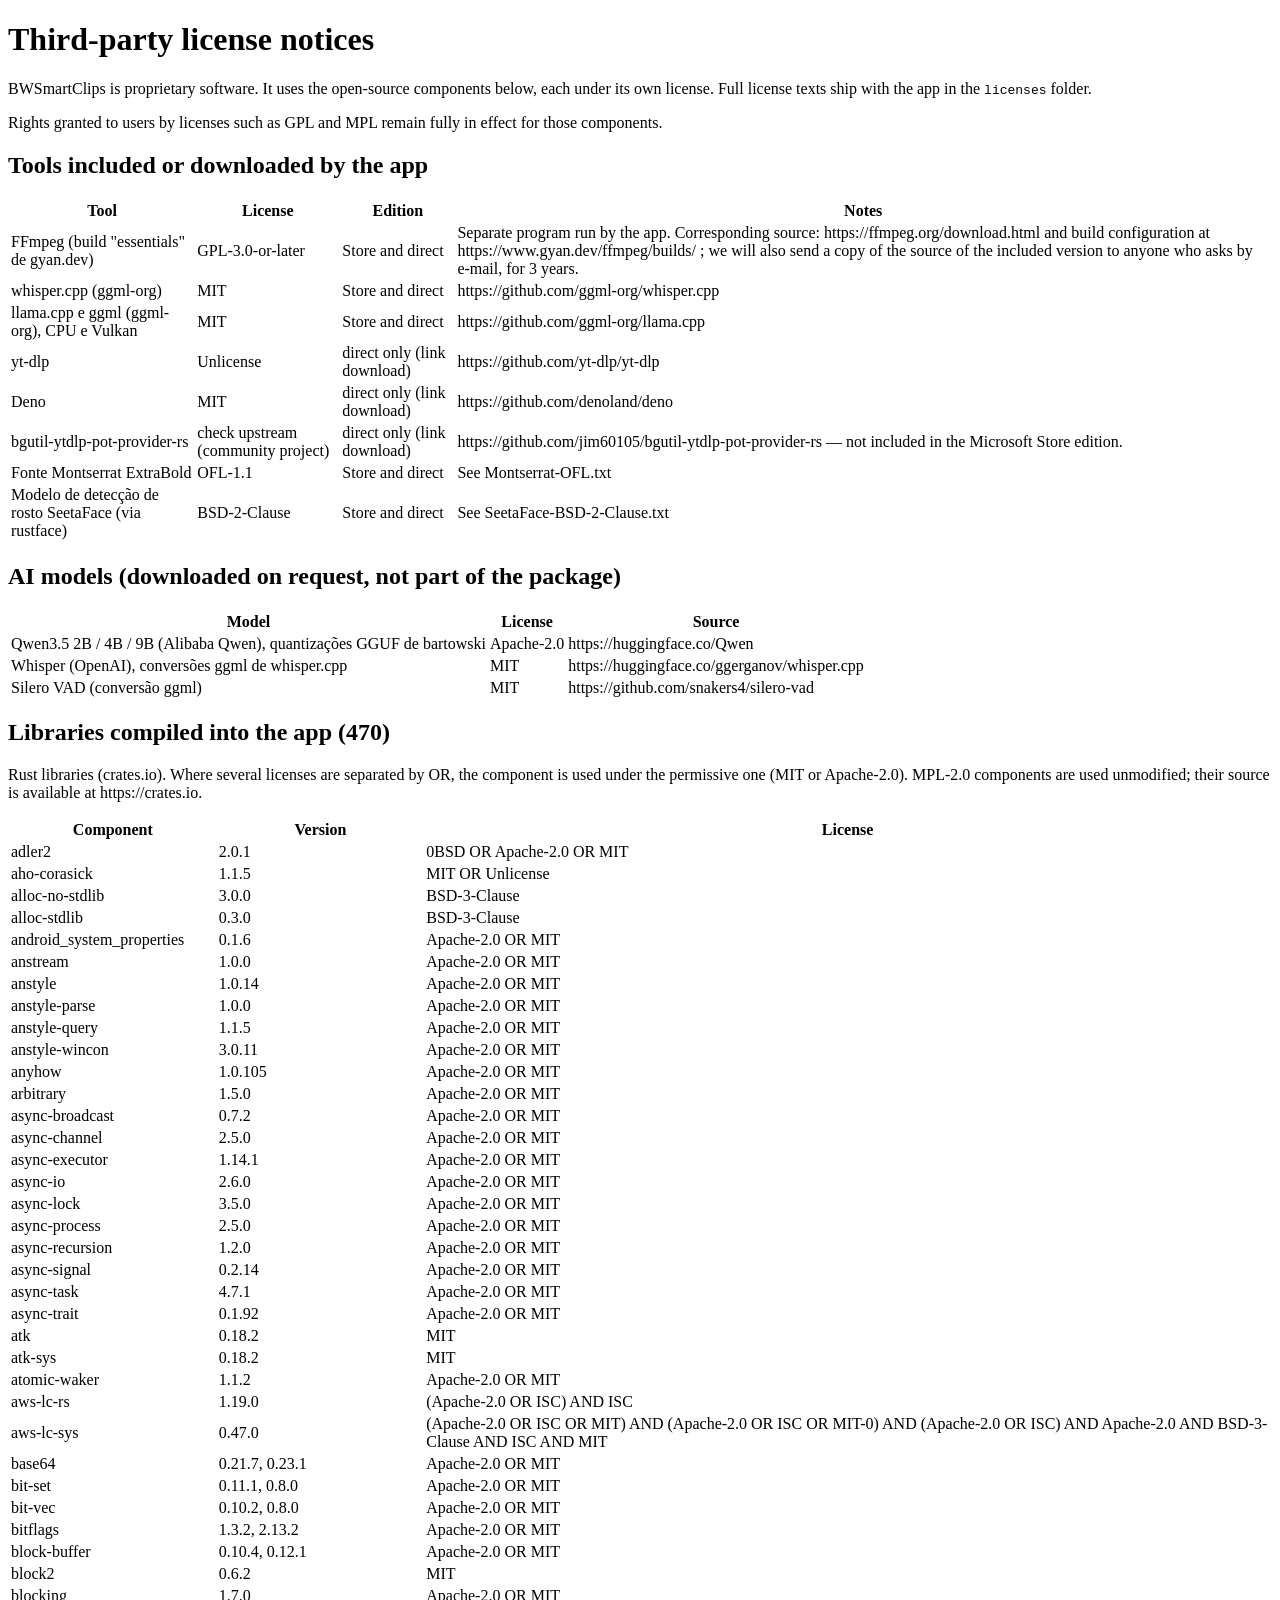
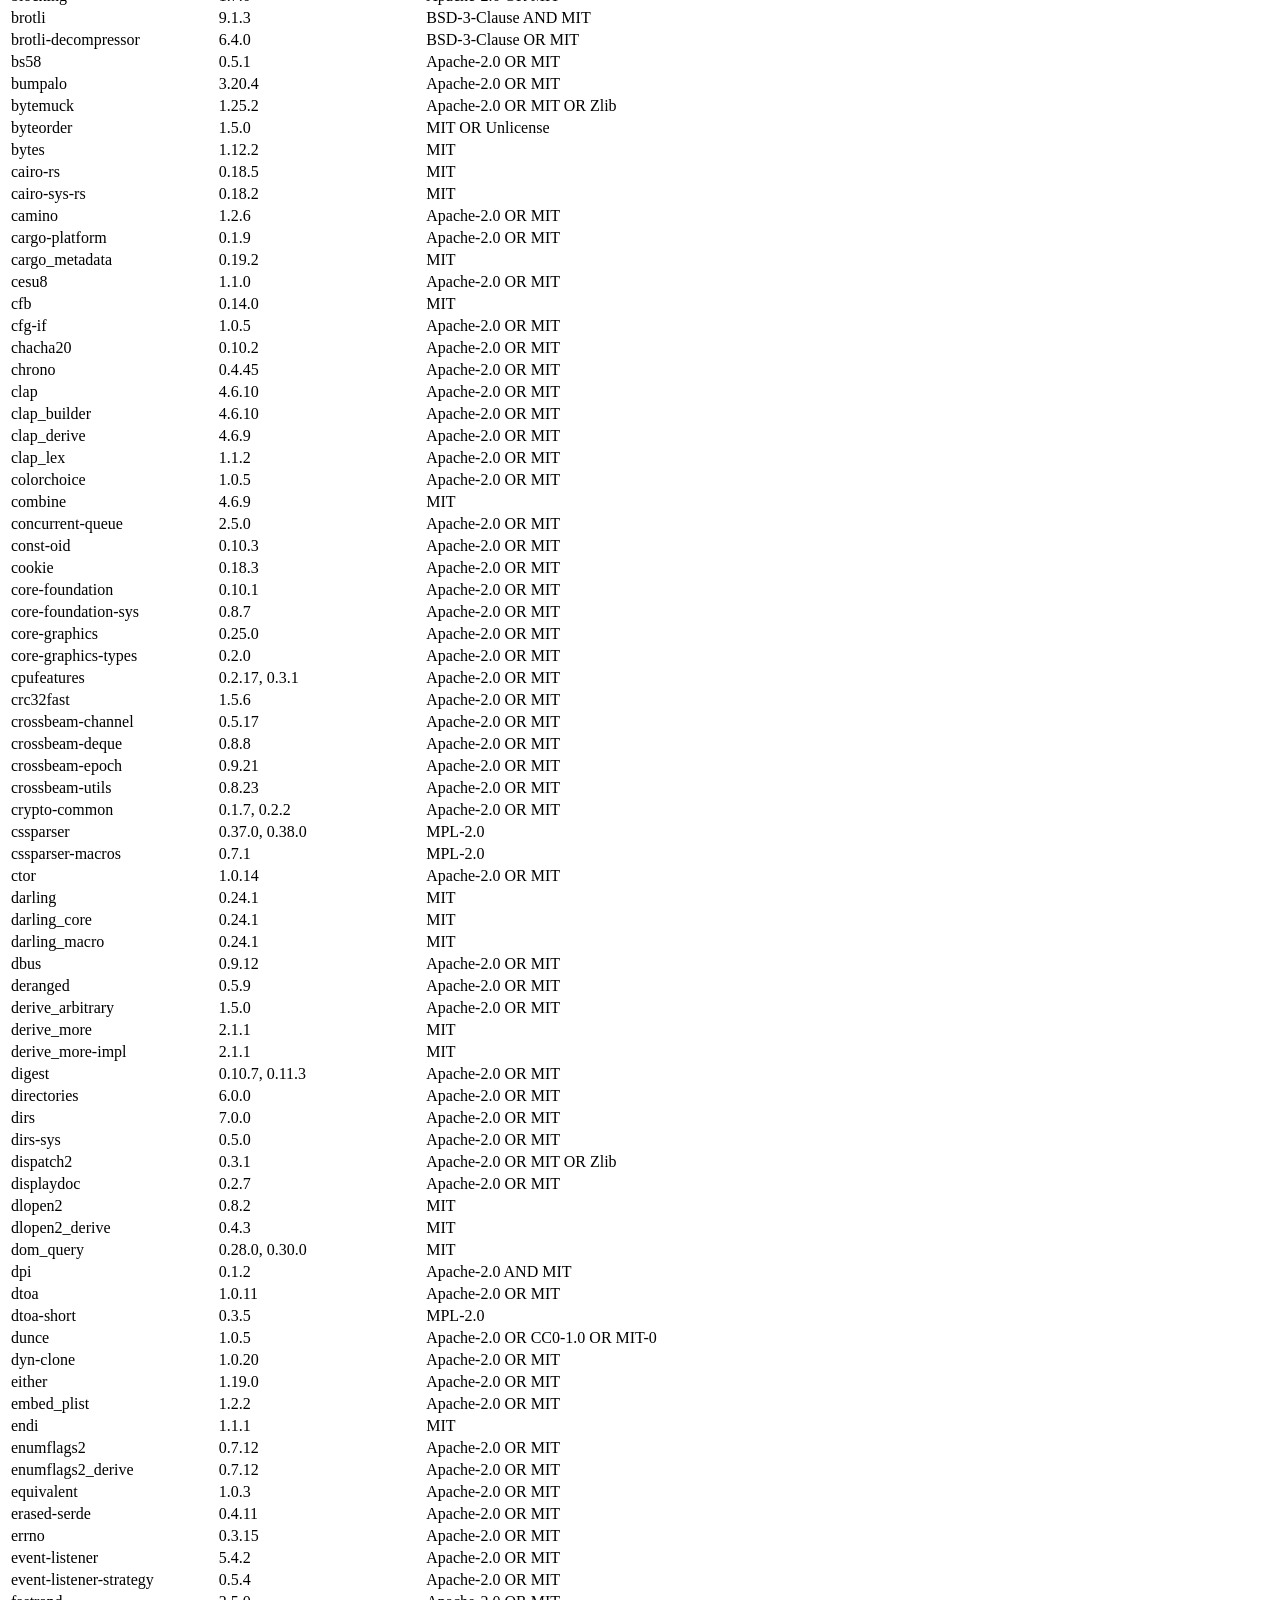
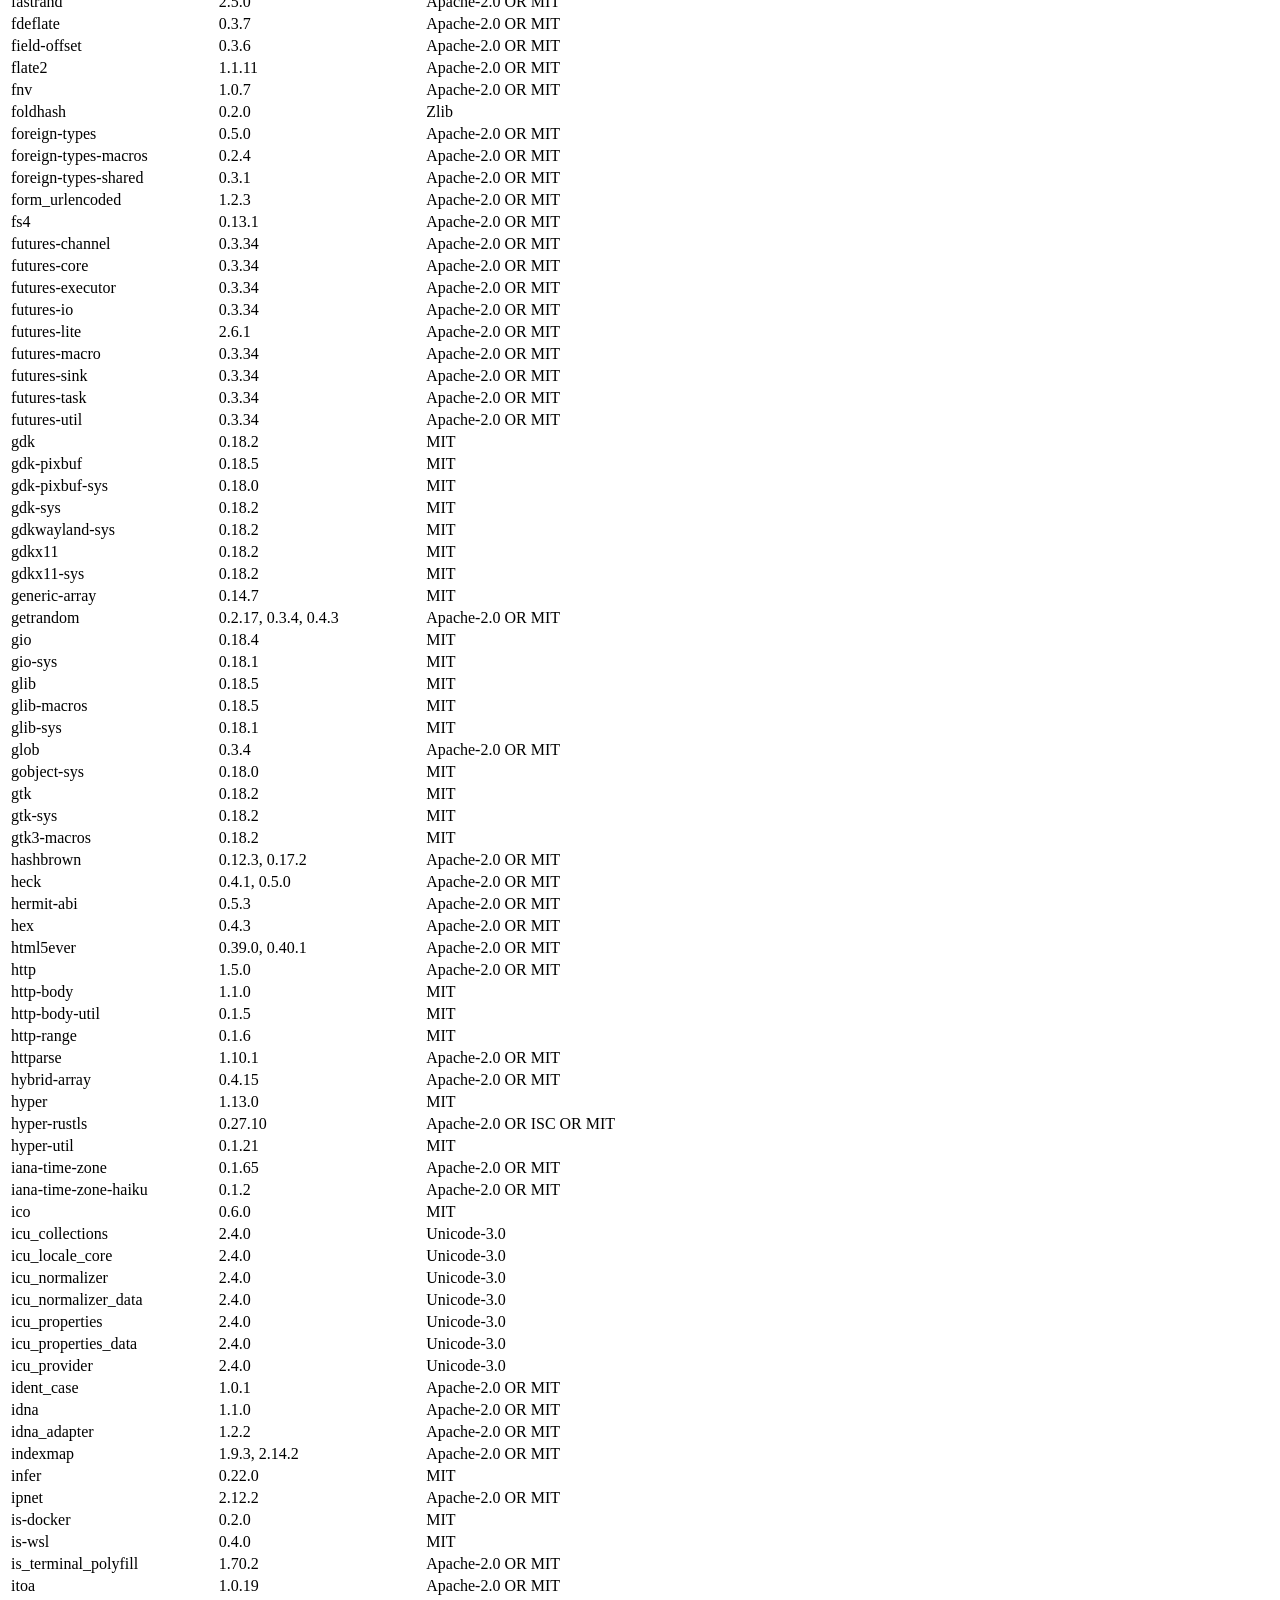
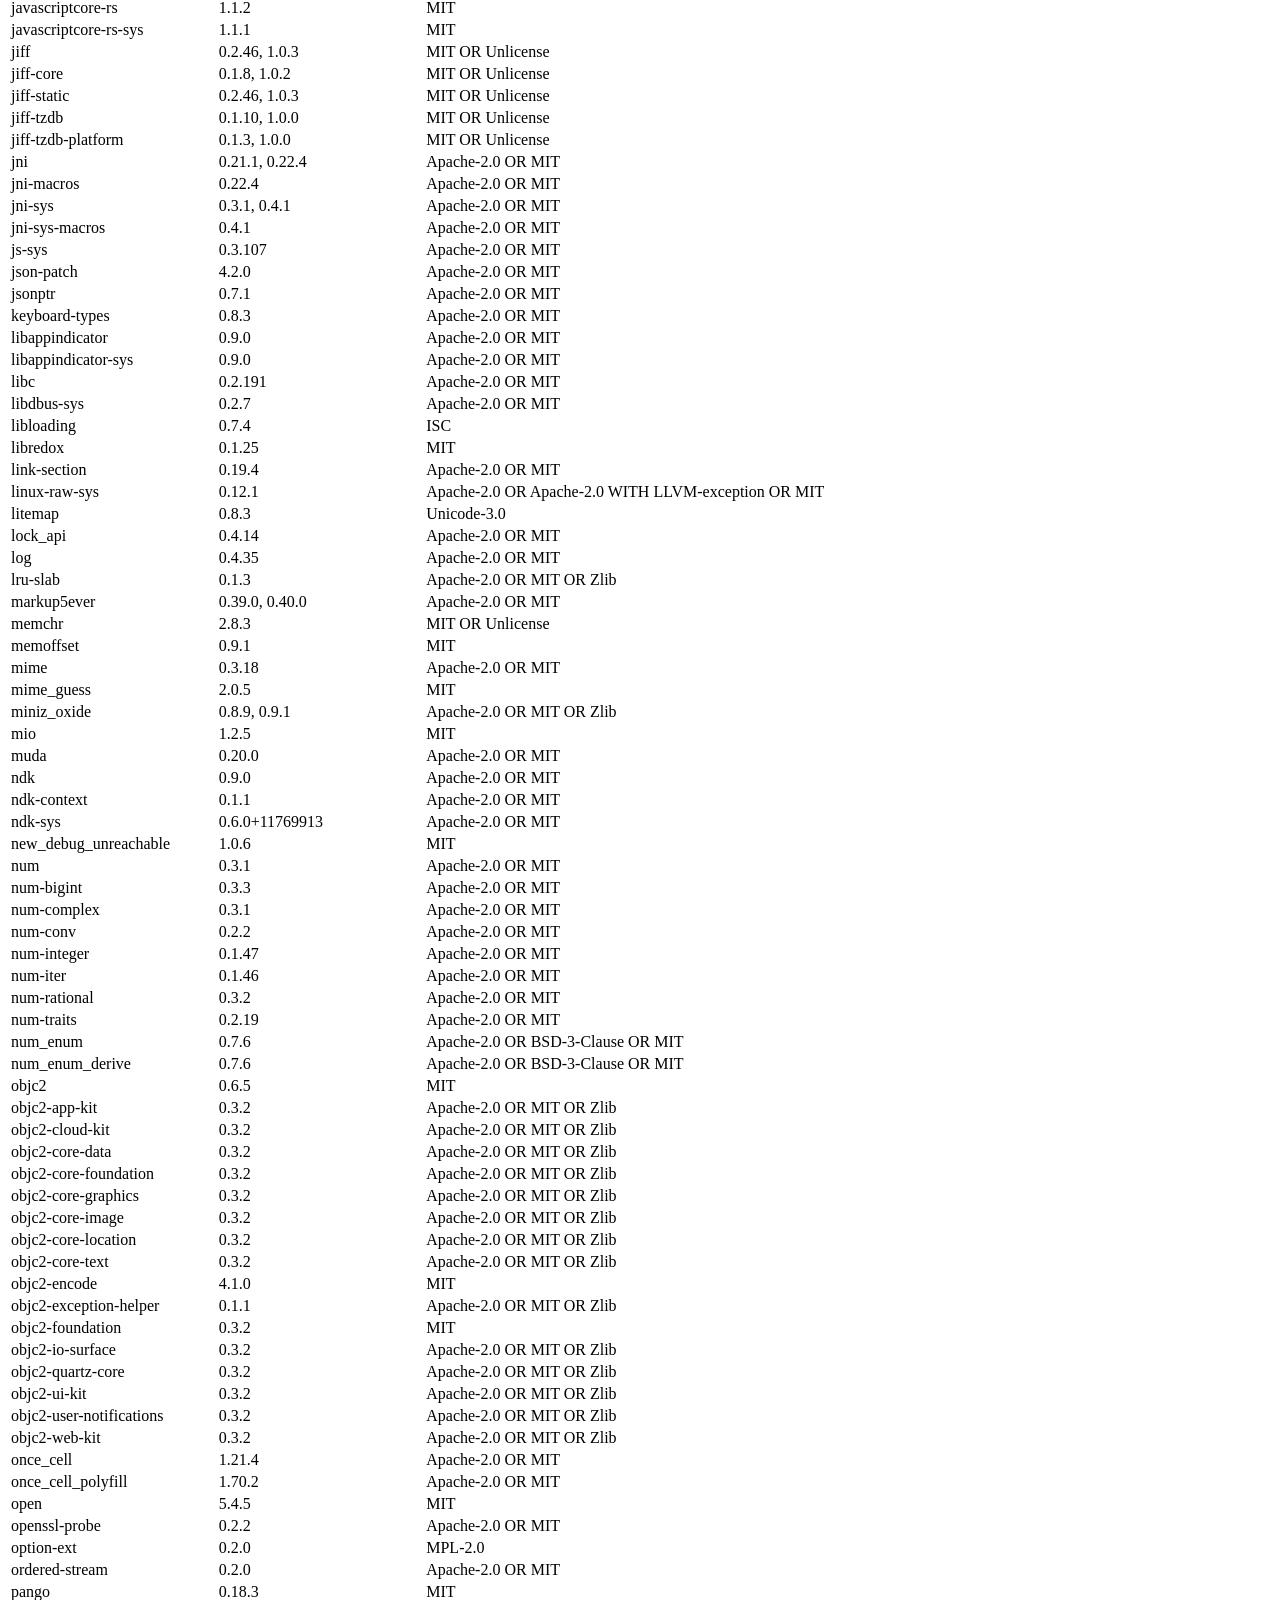
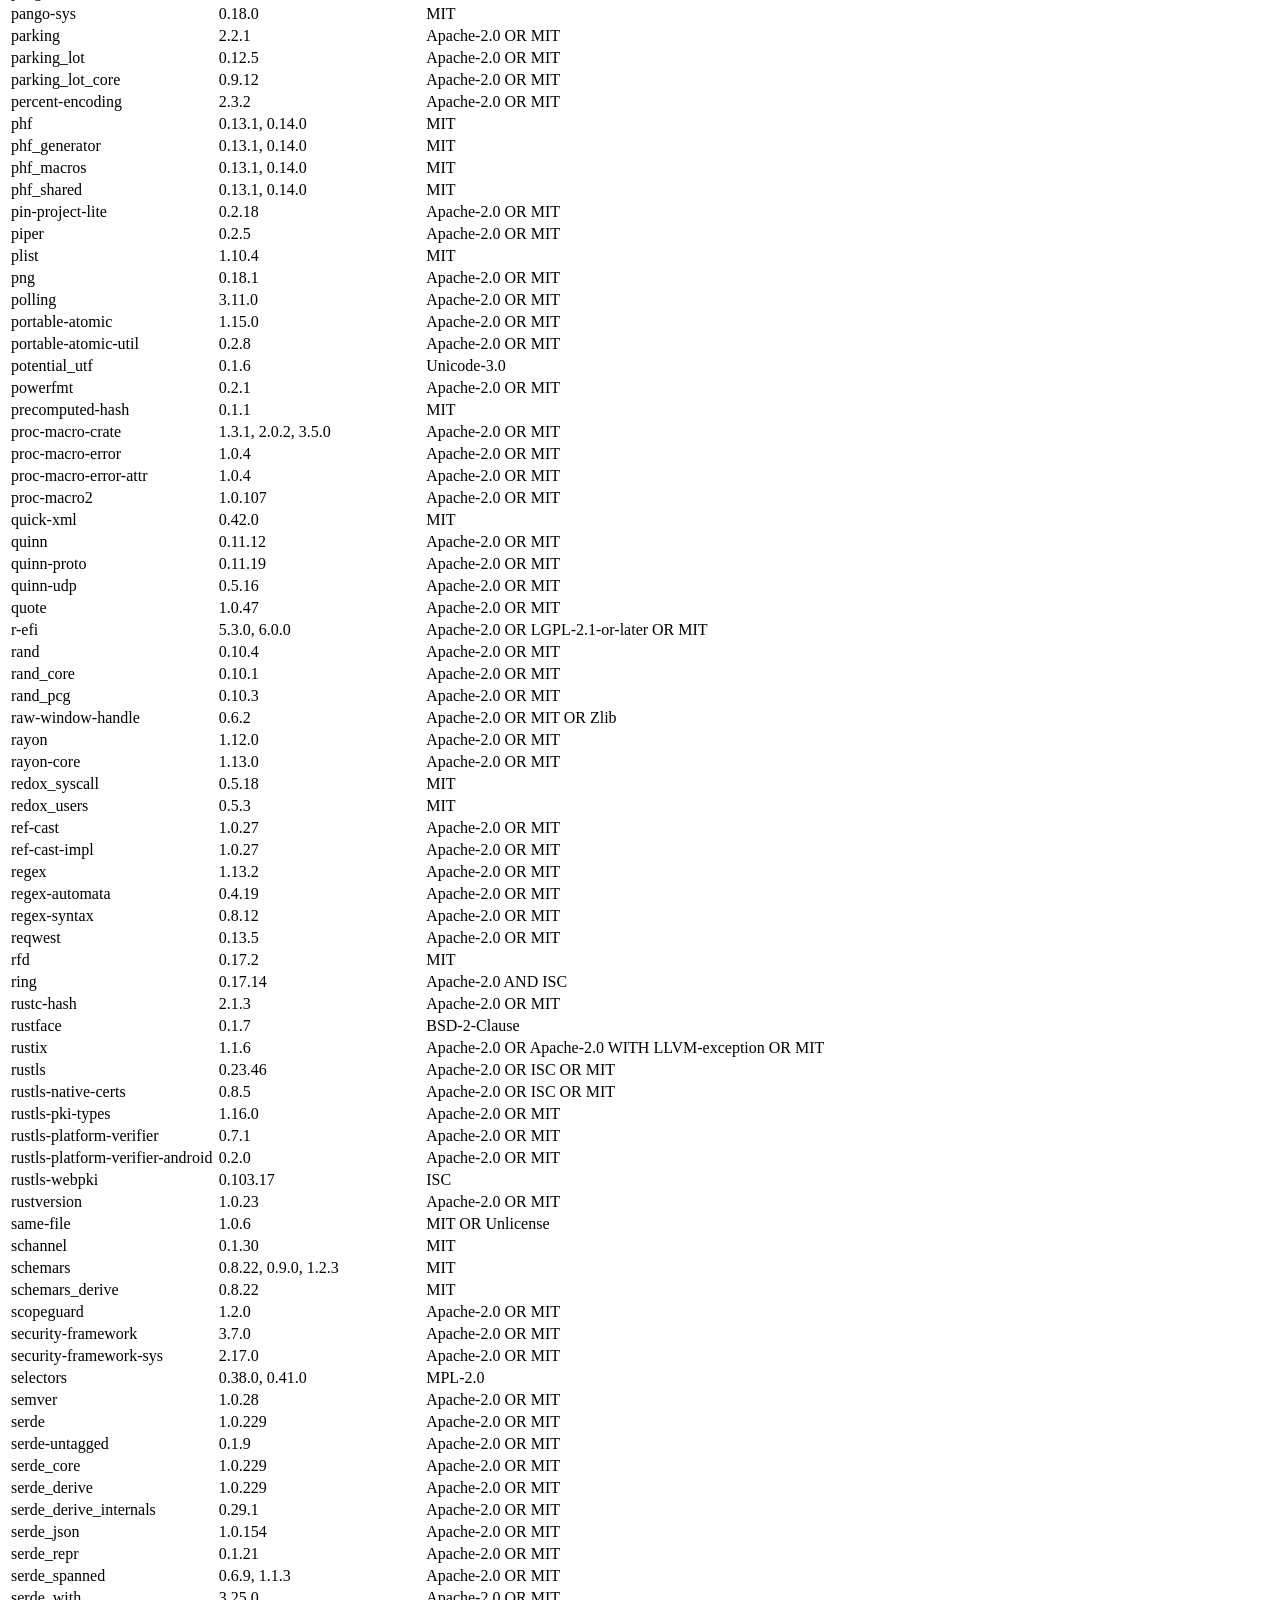
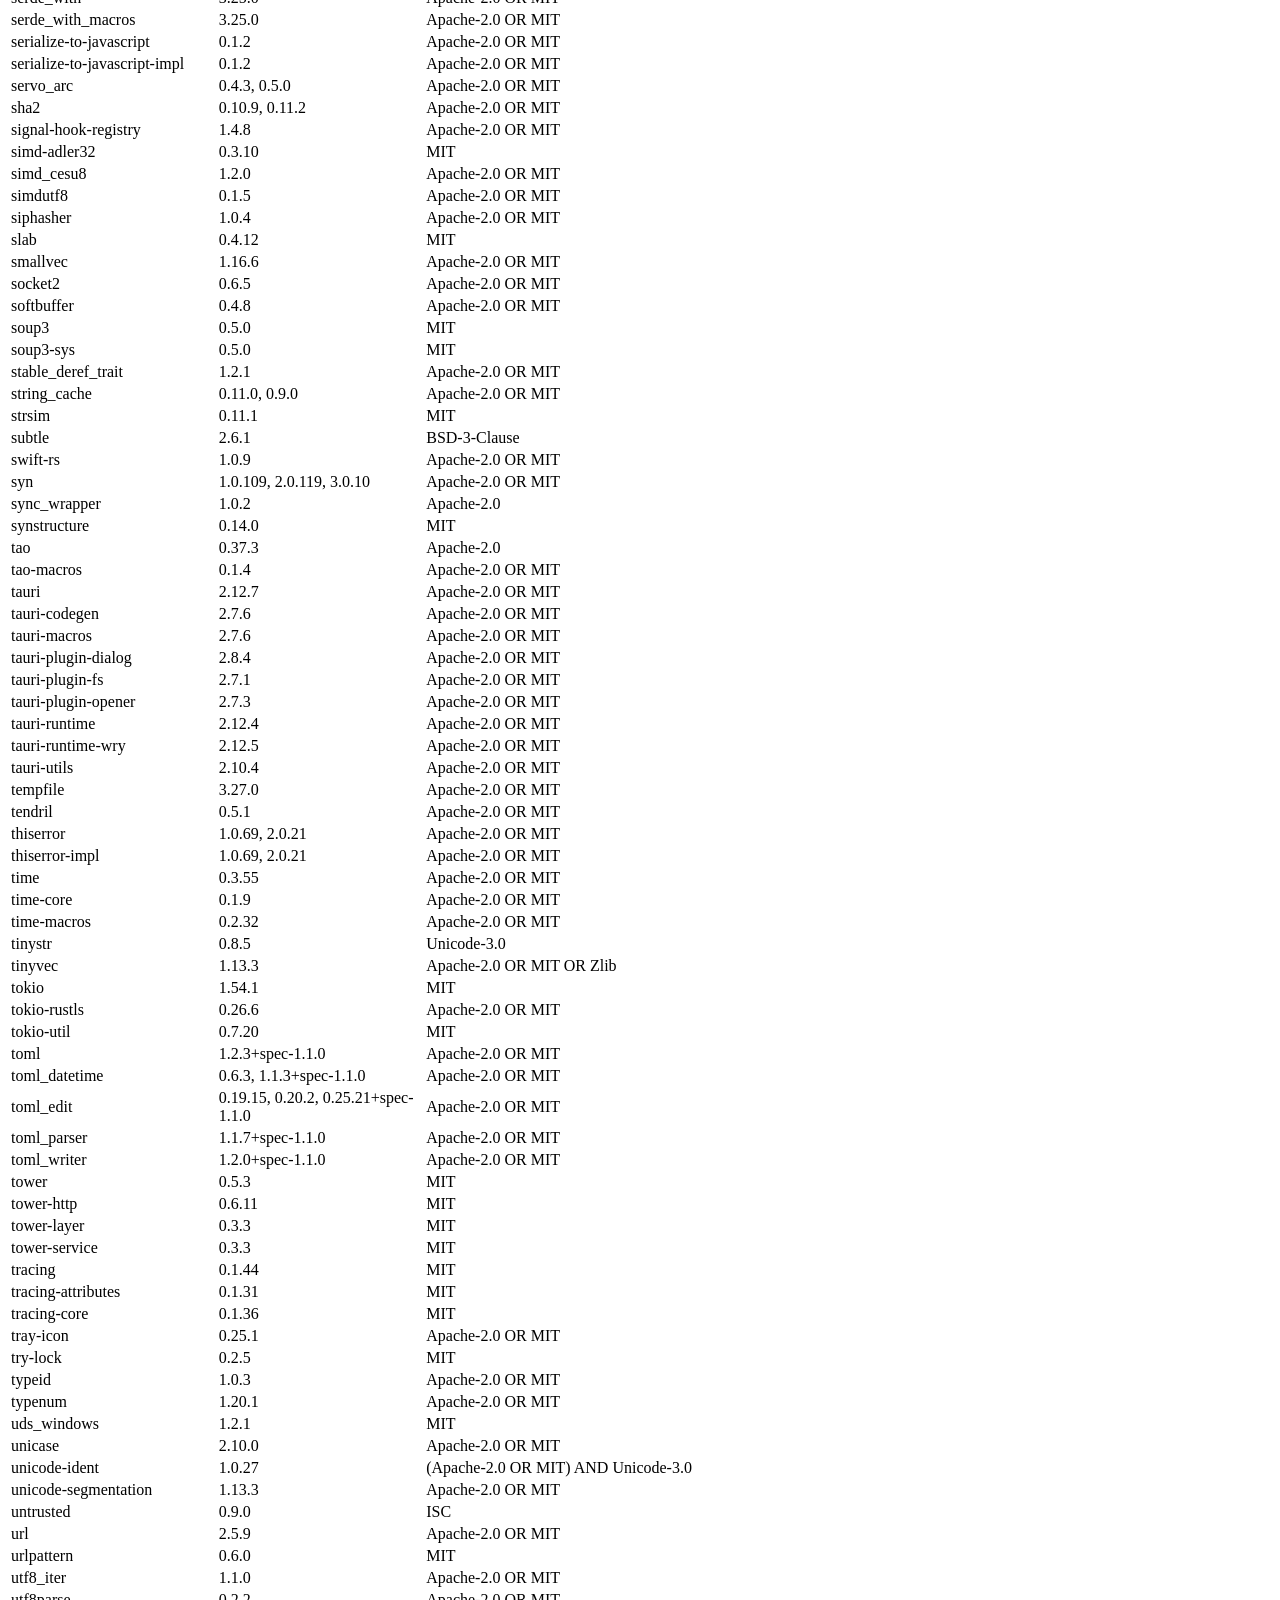
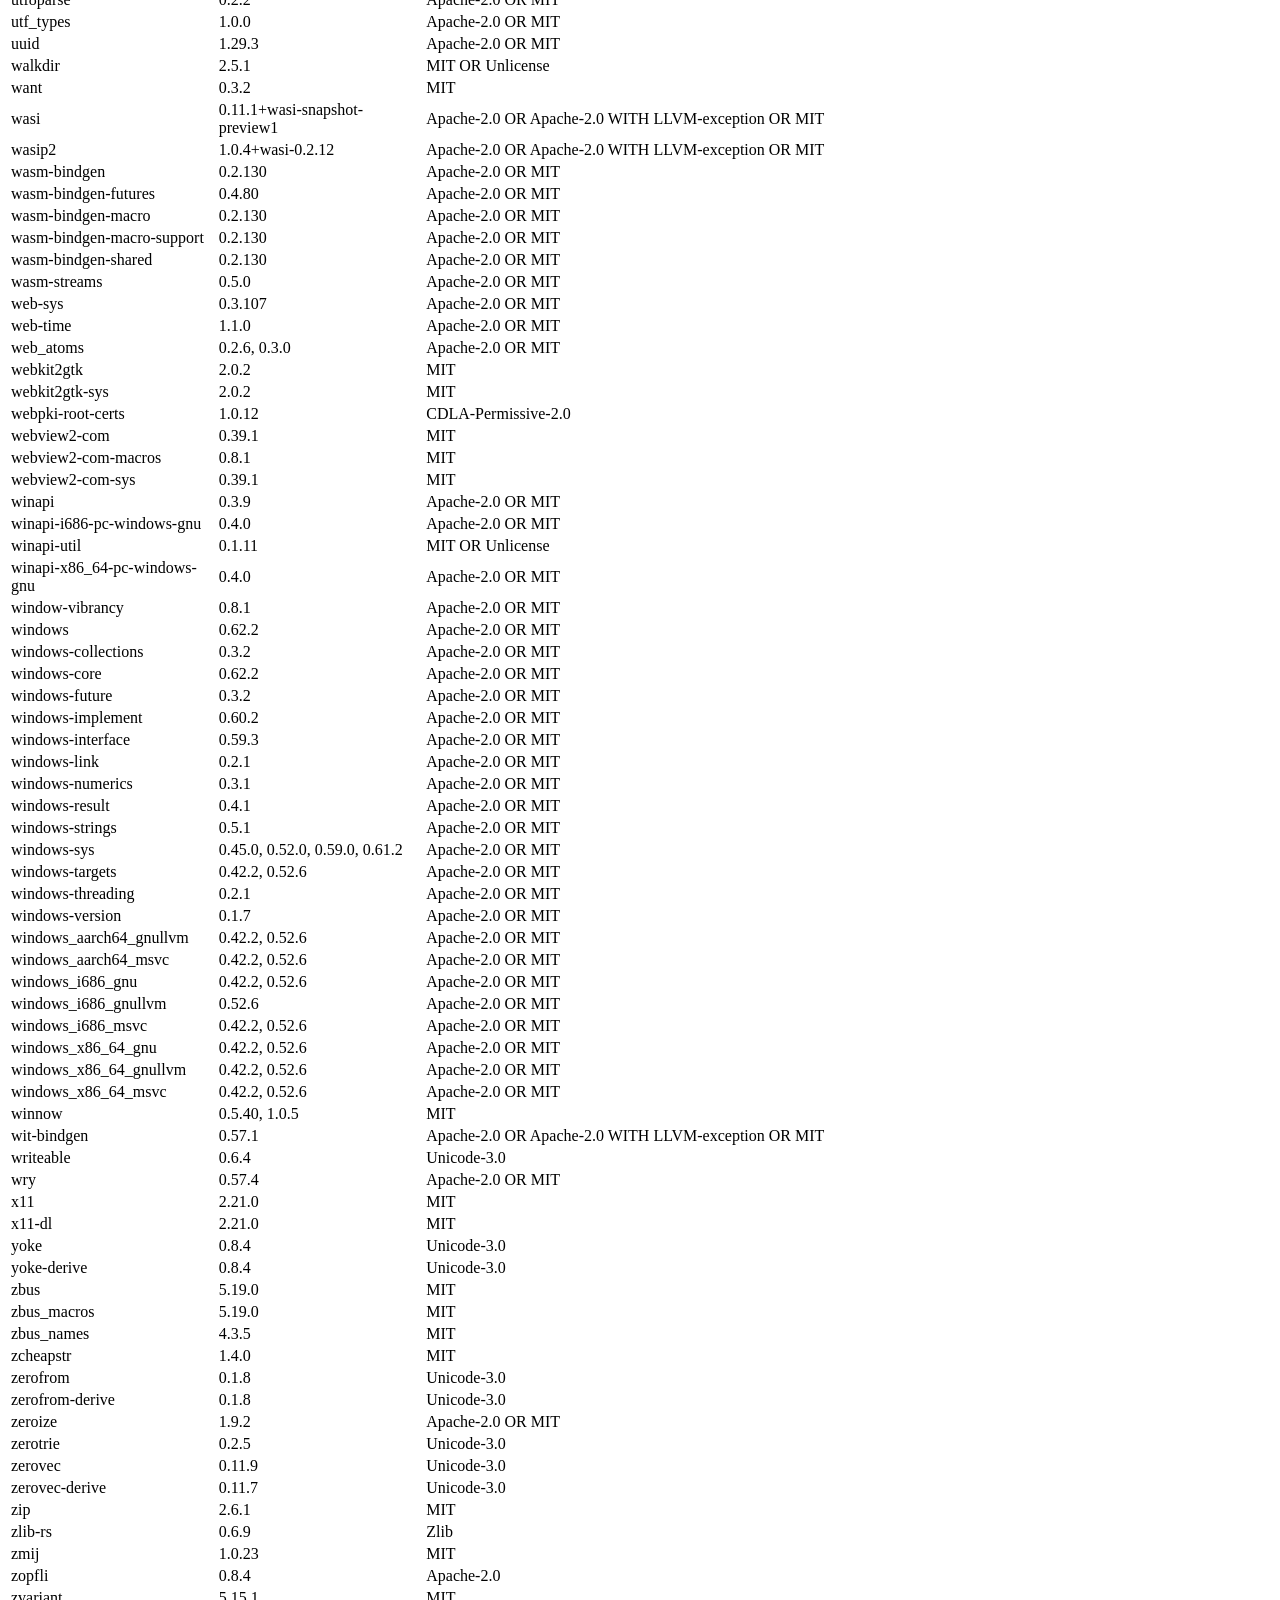
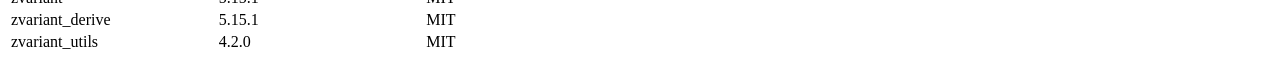
<file: ui/legal/en/third-party-notices.html>
<!doctype html><html><head><meta charset="utf-8"><title>third-party-notices</title></head><body><h1>Third-party license notices</h1>
<p>BWSmartClips is proprietary software. It uses the open-source components below, each under its own license. Full license texts ship with the app in the <code>licenses</code> folder.</p>
<p>Rights granted to users by licenses such as GPL and MPL remain fully in effect for those components.</p>
<h2>Tools included or downloaded by the app</h2>
<table>
<thead>
<tr>
<th>Tool</th>
<th>License</th>
<th>Edition</th>
<th>Notes</th>
</tr>
</thead>
<tbody>
<tr>
<td>FFmpeg (build "essentials" de gyan.dev)</td>
<td>GPL-3.0-or-later</td>
<td>Store and direct</td>
<td>Separate program run by the app. Corresponding source: https://ffmpeg.org/download.html and build configuration at https://www.gyan.dev/ffmpeg/builds/ ; we will also send a copy of the source of the included version to anyone who asks by e-mail, for 3 years.</td>
</tr>
<tr>
<td>whisper.cpp (ggml-org)</td>
<td>MIT</td>
<td>Store and direct</td>
<td>https://github.com/ggml-org/whisper.cpp</td>
</tr>
<tr>
<td>llama.cpp e ggml (ggml-org), CPU e Vulkan</td>
<td>MIT</td>
<td>Store and direct</td>
<td>https://github.com/ggml-org/llama.cpp</td>
</tr>
<tr>
<td>yt-dlp</td>
<td>Unlicense</td>
<td>direct only (link download)</td>
<td>https://github.com/yt-dlp/yt-dlp</td>
</tr>
<tr>
<td>Deno</td>
<td>MIT</td>
<td>direct only (link download)</td>
<td>https://github.com/denoland/deno</td>
</tr>
<tr>
<td>bgutil-ytdlp-pot-provider-rs</td>
<td>check upstream (community project)</td>
<td>direct only (link download)</td>
<td>https://github.com/jim60105/bgutil-ytdlp-pot-provider-rs — not included in the Microsoft Store edition.</td>
</tr>
<tr>
<td>Fonte Montserrat ExtraBold</td>
<td>OFL-1.1</td>
<td>Store and direct</td>
<td>See Montserrat-OFL.txt</td>
</tr>
<tr>
<td>Modelo de detecção de rosto SeetaFace (via rustface)</td>
<td>BSD-2-Clause</td>
<td>Store and direct</td>
<td>See SeetaFace-BSD-2-Clause.txt</td>
</tr>
</tbody>
</table>
<h2>AI models (downloaded on request, not part of the package)</h2>
<table>
<thead>
<tr>
<th>Model</th>
<th>License</th>
<th>Source</th>
</tr>
</thead>
<tbody>
<tr>
<td>Qwen3.5 2B / 4B / 9B (Alibaba Qwen), quantizações GGUF de bartowski</td>
<td>Apache-2.0</td>
<td>https://huggingface.co/Qwen</td>
</tr>
<tr>
<td>Whisper (OpenAI), conversões ggml de whisper.cpp</td>
<td>MIT</td>
<td>https://huggingface.co/ggerganov/whisper.cpp</td>
</tr>
<tr>
<td>Silero VAD (conversão ggml)</td>
<td>MIT</td>
<td>https://github.com/snakers4/silero-vad</td>
</tr>
</tbody>
</table>
<h2>Libraries compiled into the app (470)</h2>
<p>Rust libraries (crates.io). Where several licenses are separated by OR, the component is used under the permissive one (MIT or Apache-2.0). MPL-2.0 components are used unmodified; their source is available at https://crates.io.</p>
<table>
<thead>
<tr>
<th>Component</th>
<th>Version</th>
<th>License</th>
</tr>
</thead>
<tbody>
<tr>
<td>adler2</td>
<td>2.0.1</td>
<td>0BSD OR Apache-2.0 OR MIT</td>
</tr>
<tr>
<td>aho-corasick</td>
<td>1.1.5</td>
<td>MIT OR Unlicense</td>
</tr>
<tr>
<td>alloc-no-stdlib</td>
<td>3.0.0</td>
<td>BSD-3-Clause</td>
</tr>
<tr>
<td>alloc-stdlib</td>
<td>0.3.0</td>
<td>BSD-3-Clause</td>
</tr>
<tr>
<td>android_system_properties</td>
<td>0.1.6</td>
<td>Apache-2.0 OR MIT</td>
</tr>
<tr>
<td>anstream</td>
<td>1.0.0</td>
<td>Apache-2.0 OR MIT</td>
</tr>
<tr>
<td>anstyle</td>
<td>1.0.14</td>
<td>Apache-2.0 OR MIT</td>
</tr>
<tr>
<td>anstyle-parse</td>
<td>1.0.0</td>
<td>Apache-2.0 OR MIT</td>
</tr>
<tr>
<td>anstyle-query</td>
<td>1.1.5</td>
<td>Apache-2.0 OR MIT</td>
</tr>
<tr>
<td>anstyle-wincon</td>
<td>3.0.11</td>
<td>Apache-2.0 OR MIT</td>
</tr>
<tr>
<td>anyhow</td>
<td>1.0.105</td>
<td>Apache-2.0 OR MIT</td>
</tr>
<tr>
<td>arbitrary</td>
<td>1.5.0</td>
<td>Apache-2.0 OR MIT</td>
</tr>
<tr>
<td>async-broadcast</td>
<td>0.7.2</td>
<td>Apache-2.0 OR MIT</td>
</tr>
<tr>
<td>async-channel</td>
<td>2.5.0</td>
<td>Apache-2.0 OR MIT</td>
</tr>
<tr>
<td>async-executor</td>
<td>1.14.1</td>
<td>Apache-2.0 OR MIT</td>
</tr>
<tr>
<td>async-io</td>
<td>2.6.0</td>
<td>Apache-2.0 OR MIT</td>
</tr>
<tr>
<td>async-lock</td>
<td>3.5.0</td>
<td>Apache-2.0 OR MIT</td>
</tr>
<tr>
<td>async-process</td>
<td>2.5.0</td>
<td>Apache-2.0 OR MIT</td>
</tr>
<tr>
<td>async-recursion</td>
<td>1.2.0</td>
<td>Apache-2.0 OR MIT</td>
</tr>
<tr>
<td>async-signal</td>
<td>0.2.14</td>
<td>Apache-2.0 OR MIT</td>
</tr>
<tr>
<td>async-task</td>
<td>4.7.1</td>
<td>Apache-2.0 OR MIT</td>
</tr>
<tr>
<td>async-trait</td>
<td>0.1.92</td>
<td>Apache-2.0 OR MIT</td>
</tr>
<tr>
<td>atk</td>
<td>0.18.2</td>
<td>MIT</td>
</tr>
<tr>
<td>atk-sys</td>
<td>0.18.2</td>
<td>MIT</td>
</tr>
<tr>
<td>atomic-waker</td>
<td>1.1.2</td>
<td>Apache-2.0 OR MIT</td>
</tr>
<tr>
<td>aws-lc-rs</td>
<td>1.19.0</td>
<td>(Apache-2.0 OR ISC) AND ISC</td>
</tr>
<tr>
<td>aws-lc-sys</td>
<td>0.47.0</td>
<td>(Apache-2.0 OR ISC OR MIT) AND (Apache-2.0 OR ISC OR MIT-0) AND (Apache-2.0 OR ISC) AND Apache-2.0 AND BSD-3-Clause AND ISC AND MIT</td>
</tr>
<tr>
<td>base64</td>
<td>0.21.7, 0.23.1</td>
<td>Apache-2.0 OR MIT</td>
</tr>
<tr>
<td>bit-set</td>
<td>0.11.1, 0.8.0</td>
<td>Apache-2.0 OR MIT</td>
</tr>
<tr>
<td>bit-vec</td>
<td>0.10.2, 0.8.0</td>
<td>Apache-2.0 OR MIT</td>
</tr>
<tr>
<td>bitflags</td>
<td>1.3.2, 2.13.2</td>
<td>Apache-2.0 OR MIT</td>
</tr>
<tr>
<td>block-buffer</td>
<td>0.10.4, 0.12.1</td>
<td>Apache-2.0 OR MIT</td>
</tr>
<tr>
<td>block2</td>
<td>0.6.2</td>
<td>MIT</td>
</tr>
<tr>
<td>blocking</td>
<td>1.7.0</td>
<td>Apache-2.0 OR MIT</td>
</tr>
<tr>
<td>brotli</td>
<td>9.1.3</td>
<td>BSD-3-Clause AND MIT</td>
</tr>
<tr>
<td>brotli-decompressor</td>
<td>6.4.0</td>
<td>BSD-3-Clause OR MIT</td>
</tr>
<tr>
<td>bs58</td>
<td>0.5.1</td>
<td>Apache-2.0 OR MIT</td>
</tr>
<tr>
<td>bumpalo</td>
<td>3.20.4</td>
<td>Apache-2.0 OR MIT</td>
</tr>
<tr>
<td>bytemuck</td>
<td>1.25.2</td>
<td>Apache-2.0 OR MIT OR Zlib</td>
</tr>
<tr>
<td>byteorder</td>
<td>1.5.0</td>
<td>MIT OR Unlicense</td>
</tr>
<tr>
<td>bytes</td>
<td>1.12.2</td>
<td>MIT</td>
</tr>
<tr>
<td>cairo-rs</td>
<td>0.18.5</td>
<td>MIT</td>
</tr>
<tr>
<td>cairo-sys-rs</td>
<td>0.18.2</td>
<td>MIT</td>
</tr>
<tr>
<td>camino</td>
<td>1.2.6</td>
<td>Apache-2.0 OR MIT</td>
</tr>
<tr>
<td>cargo-platform</td>
<td>0.1.9</td>
<td>Apache-2.0 OR MIT</td>
</tr>
<tr>
<td>cargo_metadata</td>
<td>0.19.2</td>
<td>MIT</td>
</tr>
<tr>
<td>cesu8</td>
<td>1.1.0</td>
<td>Apache-2.0 OR MIT</td>
</tr>
<tr>
<td>cfb</td>
<td>0.14.0</td>
<td>MIT</td>
</tr>
<tr>
<td>cfg-if</td>
<td>1.0.5</td>
<td>Apache-2.0 OR MIT</td>
</tr>
<tr>
<td>chacha20</td>
<td>0.10.2</td>
<td>Apache-2.0 OR MIT</td>
</tr>
<tr>
<td>chrono</td>
<td>0.4.45</td>
<td>Apache-2.0 OR MIT</td>
</tr>
<tr>
<td>clap</td>
<td>4.6.10</td>
<td>Apache-2.0 OR MIT</td>
</tr>
<tr>
<td>clap_builder</td>
<td>4.6.10</td>
<td>Apache-2.0 OR MIT</td>
</tr>
<tr>
<td>clap_derive</td>
<td>4.6.9</td>
<td>Apache-2.0 OR MIT</td>
</tr>
<tr>
<td>clap_lex</td>
<td>1.1.2</td>
<td>Apache-2.0 OR MIT</td>
</tr>
<tr>
<td>colorchoice</td>
<td>1.0.5</td>
<td>Apache-2.0 OR MIT</td>
</tr>
<tr>
<td>combine</td>
<td>4.6.9</td>
<td>MIT</td>
</tr>
<tr>
<td>concurrent-queue</td>
<td>2.5.0</td>
<td>Apache-2.0 OR MIT</td>
</tr>
<tr>
<td>const-oid</td>
<td>0.10.3</td>
<td>Apache-2.0 OR MIT</td>
</tr>
<tr>
<td>cookie</td>
<td>0.18.3</td>
<td>Apache-2.0 OR MIT</td>
</tr>
<tr>
<td>core-foundation</td>
<td>0.10.1</td>
<td>Apache-2.0 OR MIT</td>
</tr>
<tr>
<td>core-foundation-sys</td>
<td>0.8.7</td>
<td>Apache-2.0 OR MIT</td>
</tr>
<tr>
<td>core-graphics</td>
<td>0.25.0</td>
<td>Apache-2.0 OR MIT</td>
</tr>
<tr>
<td>core-graphics-types</td>
<td>0.2.0</td>
<td>Apache-2.0 OR MIT</td>
</tr>
<tr>
<td>cpufeatures</td>
<td>0.2.17, 0.3.1</td>
<td>Apache-2.0 OR MIT</td>
</tr>
<tr>
<td>crc32fast</td>
<td>1.5.6</td>
<td>Apache-2.0 OR MIT</td>
</tr>
<tr>
<td>crossbeam-channel</td>
<td>0.5.17</td>
<td>Apache-2.0 OR MIT</td>
</tr>
<tr>
<td>crossbeam-deque</td>
<td>0.8.8</td>
<td>Apache-2.0 OR MIT</td>
</tr>
<tr>
<td>crossbeam-epoch</td>
<td>0.9.21</td>
<td>Apache-2.0 OR MIT</td>
</tr>
<tr>
<td>crossbeam-utils</td>
<td>0.8.23</td>
<td>Apache-2.0 OR MIT</td>
</tr>
<tr>
<td>crypto-common</td>
<td>0.1.7, 0.2.2</td>
<td>Apache-2.0 OR MIT</td>
</tr>
<tr>
<td>cssparser</td>
<td>0.37.0, 0.38.0</td>
<td>MPL-2.0</td>
</tr>
<tr>
<td>cssparser-macros</td>
<td>0.7.1</td>
<td>MPL-2.0</td>
</tr>
<tr>
<td>ctor</td>
<td>1.0.14</td>
<td>Apache-2.0 OR MIT</td>
</tr>
<tr>
<td>darling</td>
<td>0.24.1</td>
<td>MIT</td>
</tr>
<tr>
<td>darling_core</td>
<td>0.24.1</td>
<td>MIT</td>
</tr>
<tr>
<td>darling_macro</td>
<td>0.24.1</td>
<td>MIT</td>
</tr>
<tr>
<td>dbus</td>
<td>0.9.12</td>
<td>Apache-2.0 OR MIT</td>
</tr>
<tr>
<td>deranged</td>
<td>0.5.9</td>
<td>Apache-2.0 OR MIT</td>
</tr>
<tr>
<td>derive_arbitrary</td>
<td>1.5.0</td>
<td>Apache-2.0 OR MIT</td>
</tr>
<tr>
<td>derive_more</td>
<td>2.1.1</td>
<td>MIT</td>
</tr>
<tr>
<td>derive_more-impl</td>
<td>2.1.1</td>
<td>MIT</td>
</tr>
<tr>
<td>digest</td>
<td>0.10.7, 0.11.3</td>
<td>Apache-2.0 OR MIT</td>
</tr>
<tr>
<td>directories</td>
<td>6.0.0</td>
<td>Apache-2.0 OR MIT</td>
</tr>
<tr>
<td>dirs</td>
<td>7.0.0</td>
<td>Apache-2.0 OR MIT</td>
</tr>
<tr>
<td>dirs-sys</td>
<td>0.5.0</td>
<td>Apache-2.0 OR MIT</td>
</tr>
<tr>
<td>dispatch2</td>
<td>0.3.1</td>
<td>Apache-2.0 OR MIT OR Zlib</td>
</tr>
<tr>
<td>displaydoc</td>
<td>0.2.7</td>
<td>Apache-2.0 OR MIT</td>
</tr>
<tr>
<td>dlopen2</td>
<td>0.8.2</td>
<td>MIT</td>
</tr>
<tr>
<td>dlopen2_derive</td>
<td>0.4.3</td>
<td>MIT</td>
</tr>
<tr>
<td>dom_query</td>
<td>0.28.0, 0.30.0</td>
<td>MIT</td>
</tr>
<tr>
<td>dpi</td>
<td>0.1.2</td>
<td>Apache-2.0 AND MIT</td>
</tr>
<tr>
<td>dtoa</td>
<td>1.0.11</td>
<td>Apache-2.0 OR MIT</td>
</tr>
<tr>
<td>dtoa-short</td>
<td>0.3.5</td>
<td>MPL-2.0</td>
</tr>
<tr>
<td>dunce</td>
<td>1.0.5</td>
<td>Apache-2.0 OR CC0-1.0 OR MIT-0</td>
</tr>
<tr>
<td>dyn-clone</td>
<td>1.0.20</td>
<td>Apache-2.0 OR MIT</td>
</tr>
<tr>
<td>either</td>
<td>1.19.0</td>
<td>Apache-2.0 OR MIT</td>
</tr>
<tr>
<td>embed_plist</td>
<td>1.2.2</td>
<td>Apache-2.0 OR MIT</td>
</tr>
<tr>
<td>endi</td>
<td>1.1.1</td>
<td>MIT</td>
</tr>
<tr>
<td>enumflags2</td>
<td>0.7.12</td>
<td>Apache-2.0 OR MIT</td>
</tr>
<tr>
<td>enumflags2_derive</td>
<td>0.7.12</td>
<td>Apache-2.0 OR MIT</td>
</tr>
<tr>
<td>equivalent</td>
<td>1.0.3</td>
<td>Apache-2.0 OR MIT</td>
</tr>
<tr>
<td>erased-serde</td>
<td>0.4.11</td>
<td>Apache-2.0 OR MIT</td>
</tr>
<tr>
<td>errno</td>
<td>0.3.15</td>
<td>Apache-2.0 OR MIT</td>
</tr>
<tr>
<td>event-listener</td>
<td>5.4.2</td>
<td>Apache-2.0 OR MIT</td>
</tr>
<tr>
<td>event-listener-strategy</td>
<td>0.5.4</td>
<td>Apache-2.0 OR MIT</td>
</tr>
<tr>
<td>fastrand</td>
<td>2.5.0</td>
<td>Apache-2.0 OR MIT</td>
</tr>
<tr>
<td>fdeflate</td>
<td>0.3.7</td>
<td>Apache-2.0 OR MIT</td>
</tr>
<tr>
<td>field-offset</td>
<td>0.3.6</td>
<td>Apache-2.0 OR MIT</td>
</tr>
<tr>
<td>flate2</td>
<td>1.1.11</td>
<td>Apache-2.0 OR MIT</td>
</tr>
<tr>
<td>fnv</td>
<td>1.0.7</td>
<td>Apache-2.0 OR MIT</td>
</tr>
<tr>
<td>foldhash</td>
<td>0.2.0</td>
<td>Zlib</td>
</tr>
<tr>
<td>foreign-types</td>
<td>0.5.0</td>
<td>Apache-2.0 OR MIT</td>
</tr>
<tr>
<td>foreign-types-macros</td>
<td>0.2.4</td>
<td>Apache-2.0 OR MIT</td>
</tr>
<tr>
<td>foreign-types-shared</td>
<td>0.3.1</td>
<td>Apache-2.0 OR MIT</td>
</tr>
<tr>
<td>form_urlencoded</td>
<td>1.2.3</td>
<td>Apache-2.0 OR MIT</td>
</tr>
<tr>
<td>fs4</td>
<td>0.13.1</td>
<td>Apache-2.0 OR MIT</td>
</tr>
<tr>
<td>futures-channel</td>
<td>0.3.34</td>
<td>Apache-2.0 OR MIT</td>
</tr>
<tr>
<td>futures-core</td>
<td>0.3.34</td>
<td>Apache-2.0 OR MIT</td>
</tr>
<tr>
<td>futures-executor</td>
<td>0.3.34</td>
<td>Apache-2.0 OR MIT</td>
</tr>
<tr>
<td>futures-io</td>
<td>0.3.34</td>
<td>Apache-2.0 OR MIT</td>
</tr>
<tr>
<td>futures-lite</td>
<td>2.6.1</td>
<td>Apache-2.0 OR MIT</td>
</tr>
<tr>
<td>futures-macro</td>
<td>0.3.34</td>
<td>Apache-2.0 OR MIT</td>
</tr>
<tr>
<td>futures-sink</td>
<td>0.3.34</td>
<td>Apache-2.0 OR MIT</td>
</tr>
<tr>
<td>futures-task</td>
<td>0.3.34</td>
<td>Apache-2.0 OR MIT</td>
</tr>
<tr>
<td>futures-util</td>
<td>0.3.34</td>
<td>Apache-2.0 OR MIT</td>
</tr>
<tr>
<td>gdk</td>
<td>0.18.2</td>
<td>MIT</td>
</tr>
<tr>
<td>gdk-pixbuf</td>
<td>0.18.5</td>
<td>MIT</td>
</tr>
<tr>
<td>gdk-pixbuf-sys</td>
<td>0.18.0</td>
<td>MIT</td>
</tr>
<tr>
<td>gdk-sys</td>
<td>0.18.2</td>
<td>MIT</td>
</tr>
<tr>
<td>gdkwayland-sys</td>
<td>0.18.2</td>
<td>MIT</td>
</tr>
<tr>
<td>gdkx11</td>
<td>0.18.2</td>
<td>MIT</td>
</tr>
<tr>
<td>gdkx11-sys</td>
<td>0.18.2</td>
<td>MIT</td>
</tr>
<tr>
<td>generic-array</td>
<td>0.14.7</td>
<td>MIT</td>
</tr>
<tr>
<td>getrandom</td>
<td>0.2.17, 0.3.4, 0.4.3</td>
<td>Apache-2.0 OR MIT</td>
</tr>
<tr>
<td>gio</td>
<td>0.18.4</td>
<td>MIT</td>
</tr>
<tr>
<td>gio-sys</td>
<td>0.18.1</td>
<td>MIT</td>
</tr>
<tr>
<td>glib</td>
<td>0.18.5</td>
<td>MIT</td>
</tr>
<tr>
<td>glib-macros</td>
<td>0.18.5</td>
<td>MIT</td>
</tr>
<tr>
<td>glib-sys</td>
<td>0.18.1</td>
<td>MIT</td>
</tr>
<tr>
<td>glob</td>
<td>0.3.4</td>
<td>Apache-2.0 OR MIT</td>
</tr>
<tr>
<td>gobject-sys</td>
<td>0.18.0</td>
<td>MIT</td>
</tr>
<tr>
<td>gtk</td>
<td>0.18.2</td>
<td>MIT</td>
</tr>
<tr>
<td>gtk-sys</td>
<td>0.18.2</td>
<td>MIT</td>
</tr>
<tr>
<td>gtk3-macros</td>
<td>0.18.2</td>
<td>MIT</td>
</tr>
<tr>
<td>hashbrown</td>
<td>0.12.3, 0.17.2</td>
<td>Apache-2.0 OR MIT</td>
</tr>
<tr>
<td>heck</td>
<td>0.4.1, 0.5.0</td>
<td>Apache-2.0 OR MIT</td>
</tr>
<tr>
<td>hermit-abi</td>
<td>0.5.3</td>
<td>Apache-2.0 OR MIT</td>
</tr>
<tr>
<td>hex</td>
<td>0.4.3</td>
<td>Apache-2.0 OR MIT</td>
</tr>
<tr>
<td>html5ever</td>
<td>0.39.0, 0.40.1</td>
<td>Apache-2.0 OR MIT</td>
</tr>
<tr>
<td>http</td>
<td>1.5.0</td>
<td>Apache-2.0 OR MIT</td>
</tr>
<tr>
<td>http-body</td>
<td>1.1.0</td>
<td>MIT</td>
</tr>
<tr>
<td>http-body-util</td>
<td>0.1.5</td>
<td>MIT</td>
</tr>
<tr>
<td>http-range</td>
<td>0.1.6</td>
<td>MIT</td>
</tr>
<tr>
<td>httparse</td>
<td>1.10.1</td>
<td>Apache-2.0 OR MIT</td>
</tr>
<tr>
<td>hybrid-array</td>
<td>0.4.15</td>
<td>Apache-2.0 OR MIT</td>
</tr>
<tr>
<td>hyper</td>
<td>1.13.0</td>
<td>MIT</td>
</tr>
<tr>
<td>hyper-rustls</td>
<td>0.27.10</td>
<td>Apache-2.0 OR ISC OR MIT</td>
</tr>
<tr>
<td>hyper-util</td>
<td>0.1.21</td>
<td>MIT</td>
</tr>
<tr>
<td>iana-time-zone</td>
<td>0.1.65</td>
<td>Apache-2.0 OR MIT</td>
</tr>
<tr>
<td>iana-time-zone-haiku</td>
<td>0.1.2</td>
<td>Apache-2.0 OR MIT</td>
</tr>
<tr>
<td>ico</td>
<td>0.6.0</td>
<td>MIT</td>
</tr>
<tr>
<td>icu_collections</td>
<td>2.4.0</td>
<td>Unicode-3.0</td>
</tr>
<tr>
<td>icu_locale_core</td>
<td>2.4.0</td>
<td>Unicode-3.0</td>
</tr>
<tr>
<td>icu_normalizer</td>
<td>2.4.0</td>
<td>Unicode-3.0</td>
</tr>
<tr>
<td>icu_normalizer_data</td>
<td>2.4.0</td>
<td>Unicode-3.0</td>
</tr>
<tr>
<td>icu_properties</td>
<td>2.4.0</td>
<td>Unicode-3.0</td>
</tr>
<tr>
<td>icu_properties_data</td>
<td>2.4.0</td>
<td>Unicode-3.0</td>
</tr>
<tr>
<td>icu_provider</td>
<td>2.4.0</td>
<td>Unicode-3.0</td>
</tr>
<tr>
<td>ident_case</td>
<td>1.0.1</td>
<td>Apache-2.0 OR MIT</td>
</tr>
<tr>
<td>idna</td>
<td>1.1.0</td>
<td>Apache-2.0 OR MIT</td>
</tr>
<tr>
<td>idna_adapter</td>
<td>1.2.2</td>
<td>Apache-2.0 OR MIT</td>
</tr>
<tr>
<td>indexmap</td>
<td>1.9.3, 2.14.2</td>
<td>Apache-2.0 OR MIT</td>
</tr>
<tr>
<td>infer</td>
<td>0.22.0</td>
<td>MIT</td>
</tr>
<tr>
<td>ipnet</td>
<td>2.12.2</td>
<td>Apache-2.0 OR MIT</td>
</tr>
<tr>
<td>is-docker</td>
<td>0.2.0</td>
<td>MIT</td>
</tr>
<tr>
<td>is-wsl</td>
<td>0.4.0</td>
<td>MIT</td>
</tr>
<tr>
<td>is_terminal_polyfill</td>
<td>1.70.2</td>
<td>Apache-2.0 OR MIT</td>
</tr>
<tr>
<td>itoa</td>
<td>1.0.19</td>
<td>Apache-2.0 OR MIT</td>
</tr>
<tr>
<td>javascriptcore-rs</td>
<td>1.1.2</td>
<td>MIT</td>
</tr>
<tr>
<td>javascriptcore-rs-sys</td>
<td>1.1.1</td>
<td>MIT</td>
</tr>
<tr>
<td>jiff</td>
<td>0.2.46, 1.0.3</td>
<td>MIT OR Unlicense</td>
</tr>
<tr>
<td>jiff-core</td>
<td>0.1.8, 1.0.2</td>
<td>MIT OR Unlicense</td>
</tr>
<tr>
<td>jiff-static</td>
<td>0.2.46, 1.0.3</td>
<td>MIT OR Unlicense</td>
</tr>
<tr>
<td>jiff-tzdb</td>
<td>0.1.10, 1.0.0</td>
<td>MIT OR Unlicense</td>
</tr>
<tr>
<td>jiff-tzdb-platform</td>
<td>0.1.3, 1.0.0</td>
<td>MIT OR Unlicense</td>
</tr>
<tr>
<td>jni</td>
<td>0.21.1, 0.22.4</td>
<td>Apache-2.0 OR MIT</td>
</tr>
<tr>
<td>jni-macros</td>
<td>0.22.4</td>
<td>Apache-2.0 OR MIT</td>
</tr>
<tr>
<td>jni-sys</td>
<td>0.3.1, 0.4.1</td>
<td>Apache-2.0 OR MIT</td>
</tr>
<tr>
<td>jni-sys-macros</td>
<td>0.4.1</td>
<td>Apache-2.0 OR MIT</td>
</tr>
<tr>
<td>js-sys</td>
<td>0.3.107</td>
<td>Apache-2.0 OR MIT</td>
</tr>
<tr>
<td>json-patch</td>
<td>4.2.0</td>
<td>Apache-2.0 OR MIT</td>
</tr>
<tr>
<td>jsonptr</td>
<td>0.7.1</td>
<td>Apache-2.0 OR MIT</td>
</tr>
<tr>
<td>keyboard-types</td>
<td>0.8.3</td>
<td>Apache-2.0 OR MIT</td>
</tr>
<tr>
<td>libappindicator</td>
<td>0.9.0</td>
<td>Apache-2.0 OR MIT</td>
</tr>
<tr>
<td>libappindicator-sys</td>
<td>0.9.0</td>
<td>Apache-2.0 OR MIT</td>
</tr>
<tr>
<td>libc</td>
<td>0.2.191</td>
<td>Apache-2.0 OR MIT</td>
</tr>
<tr>
<td>libdbus-sys</td>
<td>0.2.7</td>
<td>Apache-2.0 OR MIT</td>
</tr>
<tr>
<td>libloading</td>
<td>0.7.4</td>
<td>ISC</td>
</tr>
<tr>
<td>libredox</td>
<td>0.1.25</td>
<td>MIT</td>
</tr>
<tr>
<td>link-section</td>
<td>0.19.4</td>
<td>Apache-2.0 OR MIT</td>
</tr>
<tr>
<td>linux-raw-sys</td>
<td>0.12.1</td>
<td>Apache-2.0 OR Apache-2.0 WITH LLVM-exception OR MIT</td>
</tr>
<tr>
<td>litemap</td>
<td>0.8.3</td>
<td>Unicode-3.0</td>
</tr>
<tr>
<td>lock_api</td>
<td>0.4.14</td>
<td>Apache-2.0 OR MIT</td>
</tr>
<tr>
<td>log</td>
<td>0.4.35</td>
<td>Apache-2.0 OR MIT</td>
</tr>
<tr>
<td>lru-slab</td>
<td>0.1.3</td>
<td>Apache-2.0 OR MIT OR Zlib</td>
</tr>
<tr>
<td>markup5ever</td>
<td>0.39.0, 0.40.0</td>
<td>Apache-2.0 OR MIT</td>
</tr>
<tr>
<td>memchr</td>
<td>2.8.3</td>
<td>MIT OR Unlicense</td>
</tr>
<tr>
<td>memoffset</td>
<td>0.9.1</td>
<td>MIT</td>
</tr>
<tr>
<td>mime</td>
<td>0.3.18</td>
<td>Apache-2.0 OR MIT</td>
</tr>
<tr>
<td>mime_guess</td>
<td>2.0.5</td>
<td>MIT</td>
</tr>
<tr>
<td>miniz_oxide</td>
<td>0.8.9, 0.9.1</td>
<td>Apache-2.0 OR MIT OR Zlib</td>
</tr>
<tr>
<td>mio</td>
<td>1.2.5</td>
<td>MIT</td>
</tr>
<tr>
<td>muda</td>
<td>0.20.0</td>
<td>Apache-2.0 OR MIT</td>
</tr>
<tr>
<td>ndk</td>
<td>0.9.0</td>
<td>Apache-2.0 OR MIT</td>
</tr>
<tr>
<td>ndk-context</td>
<td>0.1.1</td>
<td>Apache-2.0 OR MIT</td>
</tr>
<tr>
<td>ndk-sys</td>
<td>0.6.0+11769913</td>
<td>Apache-2.0 OR MIT</td>
</tr>
<tr>
<td>new_debug_unreachable</td>
<td>1.0.6</td>
<td>MIT</td>
</tr>
<tr>
<td>num</td>
<td>0.3.1</td>
<td>Apache-2.0 OR MIT</td>
</tr>
<tr>
<td>num-bigint</td>
<td>0.3.3</td>
<td>Apache-2.0 OR MIT</td>
</tr>
<tr>
<td>num-complex</td>
<td>0.3.1</td>
<td>Apache-2.0 OR MIT</td>
</tr>
<tr>
<td>num-conv</td>
<td>0.2.2</td>
<td>Apache-2.0 OR MIT</td>
</tr>
<tr>
<td>num-integer</td>
<td>0.1.47</td>
<td>Apache-2.0 OR MIT</td>
</tr>
<tr>
<td>num-iter</td>
<td>0.1.46</td>
<td>Apache-2.0 OR MIT</td>
</tr>
<tr>
<td>num-rational</td>
<td>0.3.2</td>
<td>Apache-2.0 OR MIT</td>
</tr>
<tr>
<td>num-traits</td>
<td>0.2.19</td>
<td>Apache-2.0 OR MIT</td>
</tr>
<tr>
<td>num_enum</td>
<td>0.7.6</td>
<td>Apache-2.0 OR BSD-3-Clause OR MIT</td>
</tr>
<tr>
<td>num_enum_derive</td>
<td>0.7.6</td>
<td>Apache-2.0 OR BSD-3-Clause OR MIT</td>
</tr>
<tr>
<td>objc2</td>
<td>0.6.5</td>
<td>MIT</td>
</tr>
<tr>
<td>objc2-app-kit</td>
<td>0.3.2</td>
<td>Apache-2.0 OR MIT OR Zlib</td>
</tr>
<tr>
<td>objc2-cloud-kit</td>
<td>0.3.2</td>
<td>Apache-2.0 OR MIT OR Zlib</td>
</tr>
<tr>
<td>objc2-core-data</td>
<td>0.3.2</td>
<td>Apache-2.0 OR MIT OR Zlib</td>
</tr>
<tr>
<td>objc2-core-foundation</td>
<td>0.3.2</td>
<td>Apache-2.0 OR MIT OR Zlib</td>
</tr>
<tr>
<td>objc2-core-graphics</td>
<td>0.3.2</td>
<td>Apache-2.0 OR MIT OR Zlib</td>
</tr>
<tr>
<td>objc2-core-image</td>
<td>0.3.2</td>
<td>Apache-2.0 OR MIT OR Zlib</td>
</tr>
<tr>
<td>objc2-core-location</td>
<td>0.3.2</td>
<td>Apache-2.0 OR MIT OR Zlib</td>
</tr>
<tr>
<td>objc2-core-text</td>
<td>0.3.2</td>
<td>Apache-2.0 OR MIT OR Zlib</td>
</tr>
<tr>
<td>objc2-encode</td>
<td>4.1.0</td>
<td>MIT</td>
</tr>
<tr>
<td>objc2-exception-helper</td>
<td>0.1.1</td>
<td>Apache-2.0 OR MIT OR Zlib</td>
</tr>
<tr>
<td>objc2-foundation</td>
<td>0.3.2</td>
<td>MIT</td>
</tr>
<tr>
<td>objc2-io-surface</td>
<td>0.3.2</td>
<td>Apache-2.0 OR MIT OR Zlib</td>
</tr>
<tr>
<td>objc2-quartz-core</td>
<td>0.3.2</td>
<td>Apache-2.0 OR MIT OR Zlib</td>
</tr>
<tr>
<td>objc2-ui-kit</td>
<td>0.3.2</td>
<td>Apache-2.0 OR MIT OR Zlib</td>
</tr>
<tr>
<td>objc2-user-notifications</td>
<td>0.3.2</td>
<td>Apache-2.0 OR MIT OR Zlib</td>
</tr>
<tr>
<td>objc2-web-kit</td>
<td>0.3.2</td>
<td>Apache-2.0 OR MIT OR Zlib</td>
</tr>
<tr>
<td>once_cell</td>
<td>1.21.4</td>
<td>Apache-2.0 OR MIT</td>
</tr>
<tr>
<td>once_cell_polyfill</td>
<td>1.70.2</td>
<td>Apache-2.0 OR MIT</td>
</tr>
<tr>
<td>open</td>
<td>5.4.5</td>
<td>MIT</td>
</tr>
<tr>
<td>openssl-probe</td>
<td>0.2.2</td>
<td>Apache-2.0 OR MIT</td>
</tr>
<tr>
<td>option-ext</td>
<td>0.2.0</td>
<td>MPL-2.0</td>
</tr>
<tr>
<td>ordered-stream</td>
<td>0.2.0</td>
<td>Apache-2.0 OR MIT</td>
</tr>
<tr>
<td>pango</td>
<td>0.18.3</td>
<td>MIT</td>
</tr>
<tr>
<td>pango-sys</td>
<td>0.18.0</td>
<td>MIT</td>
</tr>
<tr>
<td>parking</td>
<td>2.2.1</td>
<td>Apache-2.0 OR MIT</td>
</tr>
<tr>
<td>parking_lot</td>
<td>0.12.5</td>
<td>Apache-2.0 OR MIT</td>
</tr>
<tr>
<td>parking_lot_core</td>
<td>0.9.12</td>
<td>Apache-2.0 OR MIT</td>
</tr>
<tr>
<td>percent-encoding</td>
<td>2.3.2</td>
<td>Apache-2.0 OR MIT</td>
</tr>
<tr>
<td>phf</td>
<td>0.13.1, 0.14.0</td>
<td>MIT</td>
</tr>
<tr>
<td>phf_generator</td>
<td>0.13.1, 0.14.0</td>
<td>MIT</td>
</tr>
<tr>
<td>phf_macros</td>
<td>0.13.1, 0.14.0</td>
<td>MIT</td>
</tr>
<tr>
<td>phf_shared</td>
<td>0.13.1, 0.14.0</td>
<td>MIT</td>
</tr>
<tr>
<td>pin-project-lite</td>
<td>0.2.18</td>
<td>Apache-2.0 OR MIT</td>
</tr>
<tr>
<td>piper</td>
<td>0.2.5</td>
<td>Apache-2.0 OR MIT</td>
</tr>
<tr>
<td>plist</td>
<td>1.10.4</td>
<td>MIT</td>
</tr>
<tr>
<td>png</td>
<td>0.18.1</td>
<td>Apache-2.0 OR MIT</td>
</tr>
<tr>
<td>polling</td>
<td>3.11.0</td>
<td>Apache-2.0 OR MIT</td>
</tr>
<tr>
<td>portable-atomic</td>
<td>1.15.0</td>
<td>Apache-2.0 OR MIT</td>
</tr>
<tr>
<td>portable-atomic-util</td>
<td>0.2.8</td>
<td>Apache-2.0 OR MIT</td>
</tr>
<tr>
<td>potential_utf</td>
<td>0.1.6</td>
<td>Unicode-3.0</td>
</tr>
<tr>
<td>powerfmt</td>
<td>0.2.1</td>
<td>Apache-2.0 OR MIT</td>
</tr>
<tr>
<td>precomputed-hash</td>
<td>0.1.1</td>
<td>MIT</td>
</tr>
<tr>
<td>proc-macro-crate</td>
<td>1.3.1, 2.0.2, 3.5.0</td>
<td>Apache-2.0 OR MIT</td>
</tr>
<tr>
<td>proc-macro-error</td>
<td>1.0.4</td>
<td>Apache-2.0 OR MIT</td>
</tr>
<tr>
<td>proc-macro-error-attr</td>
<td>1.0.4</td>
<td>Apache-2.0 OR MIT</td>
</tr>
<tr>
<td>proc-macro2</td>
<td>1.0.107</td>
<td>Apache-2.0 OR MIT</td>
</tr>
<tr>
<td>quick-xml</td>
<td>0.42.0</td>
<td>MIT</td>
</tr>
<tr>
<td>quinn</td>
<td>0.11.12</td>
<td>Apache-2.0 OR MIT</td>
</tr>
<tr>
<td>quinn-proto</td>
<td>0.11.19</td>
<td>Apache-2.0 OR MIT</td>
</tr>
<tr>
<td>quinn-udp</td>
<td>0.5.16</td>
<td>Apache-2.0 OR MIT</td>
</tr>
<tr>
<td>quote</td>
<td>1.0.47</td>
<td>Apache-2.0 OR MIT</td>
</tr>
<tr>
<td>r-efi</td>
<td>5.3.0, 6.0.0</td>
<td>Apache-2.0 OR LGPL-2.1-or-later OR MIT</td>
</tr>
<tr>
<td>rand</td>
<td>0.10.4</td>
<td>Apache-2.0 OR MIT</td>
</tr>
<tr>
<td>rand_core</td>
<td>0.10.1</td>
<td>Apache-2.0 OR MIT</td>
</tr>
<tr>
<td>rand_pcg</td>
<td>0.10.3</td>
<td>Apache-2.0 OR MIT</td>
</tr>
<tr>
<td>raw-window-handle</td>
<td>0.6.2</td>
<td>Apache-2.0 OR MIT OR Zlib</td>
</tr>
<tr>
<td>rayon</td>
<td>1.12.0</td>
<td>Apache-2.0 OR MIT</td>
</tr>
<tr>
<td>rayon-core</td>
<td>1.13.0</td>
<td>Apache-2.0 OR MIT</td>
</tr>
<tr>
<td>redox_syscall</td>
<td>0.5.18</td>
<td>MIT</td>
</tr>
<tr>
<td>redox_users</td>
<td>0.5.3</td>
<td>MIT</td>
</tr>
<tr>
<td>ref-cast</td>
<td>1.0.27</td>
<td>Apache-2.0 OR MIT</td>
</tr>
<tr>
<td>ref-cast-impl</td>
<td>1.0.27</td>
<td>Apache-2.0 OR MIT</td>
</tr>
<tr>
<td>regex</td>
<td>1.13.2</td>
<td>Apache-2.0 OR MIT</td>
</tr>
<tr>
<td>regex-automata</td>
<td>0.4.19</td>
<td>Apache-2.0 OR MIT</td>
</tr>
<tr>
<td>regex-syntax</td>
<td>0.8.12</td>
<td>Apache-2.0 OR MIT</td>
</tr>
<tr>
<td>reqwest</td>
<td>0.13.5</td>
<td>Apache-2.0 OR MIT</td>
</tr>
<tr>
<td>rfd</td>
<td>0.17.2</td>
<td>MIT</td>
</tr>
<tr>
<td>ring</td>
<td>0.17.14</td>
<td>Apache-2.0 AND ISC</td>
</tr>
<tr>
<td>rustc-hash</td>
<td>2.1.3</td>
<td>Apache-2.0 OR MIT</td>
</tr>
<tr>
<td>rustface</td>
<td>0.1.7</td>
<td>BSD-2-Clause</td>
</tr>
<tr>
<td>rustix</td>
<td>1.1.6</td>
<td>Apache-2.0 OR Apache-2.0 WITH LLVM-exception OR MIT</td>
</tr>
<tr>
<td>rustls</td>
<td>0.23.46</td>
<td>Apache-2.0 OR ISC OR MIT</td>
</tr>
<tr>
<td>rustls-native-certs</td>
<td>0.8.5</td>
<td>Apache-2.0 OR ISC OR MIT</td>
</tr>
<tr>
<td>rustls-pki-types</td>
<td>1.16.0</td>
<td>Apache-2.0 OR MIT</td>
</tr>
<tr>
<td>rustls-platform-verifier</td>
<td>0.7.1</td>
<td>Apache-2.0 OR MIT</td>
</tr>
<tr>
<td>rustls-platform-verifier-android</td>
<td>0.2.0</td>
<td>Apache-2.0 OR MIT</td>
</tr>
<tr>
<td>rustls-webpki</td>
<td>0.103.17</td>
<td>ISC</td>
</tr>
<tr>
<td>rustversion</td>
<td>1.0.23</td>
<td>Apache-2.0 OR MIT</td>
</tr>
<tr>
<td>same-file</td>
<td>1.0.6</td>
<td>MIT OR Unlicense</td>
</tr>
<tr>
<td>schannel</td>
<td>0.1.30</td>
<td>MIT</td>
</tr>
<tr>
<td>schemars</td>
<td>0.8.22, 0.9.0, 1.2.3</td>
<td>MIT</td>
</tr>
<tr>
<td>schemars_derive</td>
<td>0.8.22</td>
<td>MIT</td>
</tr>
<tr>
<td>scopeguard</td>
<td>1.2.0</td>
<td>Apache-2.0 OR MIT</td>
</tr>
<tr>
<td>security-framework</td>
<td>3.7.0</td>
<td>Apache-2.0 OR MIT</td>
</tr>
<tr>
<td>security-framework-sys</td>
<td>2.17.0</td>
<td>Apache-2.0 OR MIT</td>
</tr>
<tr>
<td>selectors</td>
<td>0.38.0, 0.41.0</td>
<td>MPL-2.0</td>
</tr>
<tr>
<td>semver</td>
<td>1.0.28</td>
<td>Apache-2.0 OR MIT</td>
</tr>
<tr>
<td>serde</td>
<td>1.0.229</td>
<td>Apache-2.0 OR MIT</td>
</tr>
<tr>
<td>serde-untagged</td>
<td>0.1.9</td>
<td>Apache-2.0 OR MIT</td>
</tr>
<tr>
<td>serde_core</td>
<td>1.0.229</td>
<td>Apache-2.0 OR MIT</td>
</tr>
<tr>
<td>serde_derive</td>
<td>1.0.229</td>
<td>Apache-2.0 OR MIT</td>
</tr>
<tr>
<td>serde_derive_internals</td>
<td>0.29.1</td>
<td>Apache-2.0 OR MIT</td>
</tr>
<tr>
<td>serde_json</td>
<td>1.0.154</td>
<td>Apache-2.0 OR MIT</td>
</tr>
<tr>
<td>serde_repr</td>
<td>0.1.21</td>
<td>Apache-2.0 OR MIT</td>
</tr>
<tr>
<td>serde_spanned</td>
<td>0.6.9, 1.1.3</td>
<td>Apache-2.0 OR MIT</td>
</tr>
<tr>
<td>serde_with</td>
<td>3.25.0</td>
<td>Apache-2.0 OR MIT</td>
</tr>
<tr>
<td>serde_with_macros</td>
<td>3.25.0</td>
<td>Apache-2.0 OR MIT</td>
</tr>
<tr>
<td>serialize-to-javascript</td>
<td>0.1.2</td>
<td>Apache-2.0 OR MIT</td>
</tr>
<tr>
<td>serialize-to-javascript-impl</td>
<td>0.1.2</td>
<td>Apache-2.0 OR MIT</td>
</tr>
<tr>
<td>servo_arc</td>
<td>0.4.3, 0.5.0</td>
<td>Apache-2.0 OR MIT</td>
</tr>
<tr>
<td>sha2</td>
<td>0.10.9, 0.11.2</td>
<td>Apache-2.0 OR MIT</td>
</tr>
<tr>
<td>signal-hook-registry</td>
<td>1.4.8</td>
<td>Apache-2.0 OR MIT</td>
</tr>
<tr>
<td>simd-adler32</td>
<td>0.3.10</td>
<td>MIT</td>
</tr>
<tr>
<td>simd_cesu8</td>
<td>1.2.0</td>
<td>Apache-2.0 OR MIT</td>
</tr>
<tr>
<td>simdutf8</td>
<td>0.1.5</td>
<td>Apache-2.0 OR MIT</td>
</tr>
<tr>
<td>siphasher</td>
<td>1.0.4</td>
<td>Apache-2.0 OR MIT</td>
</tr>
<tr>
<td>slab</td>
<td>0.4.12</td>
<td>MIT</td>
</tr>
<tr>
<td>smallvec</td>
<td>1.16.6</td>
<td>Apache-2.0 OR MIT</td>
</tr>
<tr>
<td>socket2</td>
<td>0.6.5</td>
<td>Apache-2.0 OR MIT</td>
</tr>
<tr>
<td>softbuffer</td>
<td>0.4.8</td>
<td>Apache-2.0 OR MIT</td>
</tr>
<tr>
<td>soup3</td>
<td>0.5.0</td>
<td>MIT</td>
</tr>
<tr>
<td>soup3-sys</td>
<td>0.5.0</td>
<td>MIT</td>
</tr>
<tr>
<td>stable_deref_trait</td>
<td>1.2.1</td>
<td>Apache-2.0 OR MIT</td>
</tr>
<tr>
<td>string_cache</td>
<td>0.11.0, 0.9.0</td>
<td>Apache-2.0 OR MIT</td>
</tr>
<tr>
<td>strsim</td>
<td>0.11.1</td>
<td>MIT</td>
</tr>
<tr>
<td>subtle</td>
<td>2.6.1</td>
<td>BSD-3-Clause</td>
</tr>
<tr>
<td>swift-rs</td>
<td>1.0.9</td>
<td>Apache-2.0 OR MIT</td>
</tr>
<tr>
<td>syn</td>
<td>1.0.109, 2.0.119, 3.0.10</td>
<td>Apache-2.0 OR MIT</td>
</tr>
<tr>
<td>sync_wrapper</td>
<td>1.0.2</td>
<td>Apache-2.0</td>
</tr>
<tr>
<td>synstructure</td>
<td>0.14.0</td>
<td>MIT</td>
</tr>
<tr>
<td>tao</td>
<td>0.37.3</td>
<td>Apache-2.0</td>
</tr>
<tr>
<td>tao-macros</td>
<td>0.1.4</td>
<td>Apache-2.0 OR MIT</td>
</tr>
<tr>
<td>tauri</td>
<td>2.12.7</td>
<td>Apache-2.0 OR MIT</td>
</tr>
<tr>
<td>tauri-codegen</td>
<td>2.7.6</td>
<td>Apache-2.0 OR MIT</td>
</tr>
<tr>
<td>tauri-macros</td>
<td>2.7.6</td>
<td>Apache-2.0 OR MIT</td>
</tr>
<tr>
<td>tauri-plugin-dialog</td>
<td>2.8.4</td>
<td>Apache-2.0 OR MIT</td>
</tr>
<tr>
<td>tauri-plugin-fs</td>
<td>2.7.1</td>
<td>Apache-2.0 OR MIT</td>
</tr>
<tr>
<td>tauri-plugin-opener</td>
<td>2.7.3</td>
<td>Apache-2.0 OR MIT</td>
</tr>
<tr>
<td>tauri-runtime</td>
<td>2.12.4</td>
<td>Apache-2.0 OR MIT</td>
</tr>
<tr>
<td>tauri-runtime-wry</td>
<td>2.12.5</td>
<td>Apache-2.0 OR MIT</td>
</tr>
<tr>
<td>tauri-utils</td>
<td>2.10.4</td>
<td>Apache-2.0 OR MIT</td>
</tr>
<tr>
<td>tempfile</td>
<td>3.27.0</td>
<td>Apache-2.0 OR MIT</td>
</tr>
<tr>
<td>tendril</td>
<td>0.5.1</td>
<td>Apache-2.0 OR MIT</td>
</tr>
<tr>
<td>thiserror</td>
<td>1.0.69, 2.0.21</td>
<td>Apache-2.0 OR MIT</td>
</tr>
<tr>
<td>thiserror-impl</td>
<td>1.0.69, 2.0.21</td>
<td>Apache-2.0 OR MIT</td>
</tr>
<tr>
<td>time</td>
<td>0.3.55</td>
<td>Apache-2.0 OR MIT</td>
</tr>
<tr>
<td>time-core</td>
<td>0.1.9</td>
<td>Apache-2.0 OR MIT</td>
</tr>
<tr>
<td>time-macros</td>
<td>0.2.32</td>
<td>Apache-2.0 OR MIT</td>
</tr>
<tr>
<td>tinystr</td>
<td>0.8.5</td>
<td>Unicode-3.0</td>
</tr>
<tr>
<td>tinyvec</td>
<td>1.13.3</td>
<td>Apache-2.0 OR MIT OR Zlib</td>
</tr>
<tr>
<td>tokio</td>
<td>1.54.1</td>
<td>MIT</td>
</tr>
<tr>
<td>tokio-rustls</td>
<td>0.26.6</td>
<td>Apache-2.0 OR MIT</td>
</tr>
<tr>
<td>tokio-util</td>
<td>0.7.20</td>
<td>MIT</td>
</tr>
<tr>
<td>toml</td>
<td>1.2.3+spec-1.1.0</td>
<td>Apache-2.0 OR MIT</td>
</tr>
<tr>
<td>toml_datetime</td>
<td>0.6.3, 1.1.3+spec-1.1.0</td>
<td>Apache-2.0 OR MIT</td>
</tr>
<tr>
<td>toml_edit</td>
<td>0.19.15, 0.20.2, 0.25.21+spec-1.1.0</td>
<td>Apache-2.0 OR MIT</td>
</tr>
<tr>
<td>toml_parser</td>
<td>1.1.7+spec-1.1.0</td>
<td>Apache-2.0 OR MIT</td>
</tr>
<tr>
<td>toml_writer</td>
<td>1.2.0+spec-1.1.0</td>
<td>Apache-2.0 OR MIT</td>
</tr>
<tr>
<td>tower</td>
<td>0.5.3</td>
<td>MIT</td>
</tr>
<tr>
<td>tower-http</td>
<td>0.6.11</td>
<td>MIT</td>
</tr>
<tr>
<td>tower-layer</td>
<td>0.3.3</td>
<td>MIT</td>
</tr>
<tr>
<td>tower-service</td>
<td>0.3.3</td>
<td>MIT</td>
</tr>
<tr>
<td>tracing</td>
<td>0.1.44</td>
<td>MIT</td>
</tr>
<tr>
<td>tracing-attributes</td>
<td>0.1.31</td>
<td>MIT</td>
</tr>
<tr>
<td>tracing-core</td>
<td>0.1.36</td>
<td>MIT</td>
</tr>
<tr>
<td>tray-icon</td>
<td>0.25.1</td>
<td>Apache-2.0 OR MIT</td>
</tr>
<tr>
<td>try-lock</td>
<td>0.2.5</td>
<td>MIT</td>
</tr>
<tr>
<td>typeid</td>
<td>1.0.3</td>
<td>Apache-2.0 OR MIT</td>
</tr>
<tr>
<td>typenum</td>
<td>1.20.1</td>
<td>Apache-2.0 OR MIT</td>
</tr>
<tr>
<td>uds_windows</td>
<td>1.2.1</td>
<td>MIT</td>
</tr>
<tr>
<td>unicase</td>
<td>2.10.0</td>
<td>Apache-2.0 OR MIT</td>
</tr>
<tr>
<td>unicode-ident</td>
<td>1.0.27</td>
<td>(Apache-2.0 OR MIT) AND Unicode-3.0</td>
</tr>
<tr>
<td>unicode-segmentation</td>
<td>1.13.3</td>
<td>Apache-2.0 OR MIT</td>
</tr>
<tr>
<td>untrusted</td>
<td>0.9.0</td>
<td>ISC</td>
</tr>
<tr>
<td>url</td>
<td>2.5.9</td>
<td>Apache-2.0 OR MIT</td>
</tr>
<tr>
<td>urlpattern</td>
<td>0.6.0</td>
<td>MIT</td>
</tr>
<tr>
<td>utf8_iter</td>
<td>1.1.0</td>
<td>Apache-2.0 OR MIT</td>
</tr>
<tr>
<td>utf8parse</td>
<td>0.2.2</td>
<td>Apache-2.0 OR MIT</td>
</tr>
<tr>
<td>utf_types</td>
<td>1.0.0</td>
<td>Apache-2.0 OR MIT</td>
</tr>
<tr>
<td>uuid</td>
<td>1.29.3</td>
<td>Apache-2.0 OR MIT</td>
</tr>
<tr>
<td>walkdir</td>
<td>2.5.1</td>
<td>MIT OR Unlicense</td>
</tr>
<tr>
<td>want</td>
<td>0.3.2</td>
<td>MIT</td>
</tr>
<tr>
<td>wasi</td>
<td>0.11.1+wasi-snapshot-preview1</td>
<td>Apache-2.0 OR Apache-2.0 WITH LLVM-exception OR MIT</td>
</tr>
<tr>
<td>wasip2</td>
<td>1.0.4+wasi-0.2.12</td>
<td>Apache-2.0 OR Apache-2.0 WITH LLVM-exception OR MIT</td>
</tr>
<tr>
<td>wasm-bindgen</td>
<td>0.2.130</td>
<td>Apache-2.0 OR MIT</td>
</tr>
<tr>
<td>wasm-bindgen-futures</td>
<td>0.4.80</td>
<td>Apache-2.0 OR MIT</td>
</tr>
<tr>
<td>wasm-bindgen-macro</td>
<td>0.2.130</td>
<td>Apache-2.0 OR MIT</td>
</tr>
<tr>
<td>wasm-bindgen-macro-support</td>
<td>0.2.130</td>
<td>Apache-2.0 OR MIT</td>
</tr>
<tr>
<td>wasm-bindgen-shared</td>
<td>0.2.130</td>
<td>Apache-2.0 OR MIT</td>
</tr>
<tr>
<td>wasm-streams</td>
<td>0.5.0</td>
<td>Apache-2.0 OR MIT</td>
</tr>
<tr>
<td>web-sys</td>
<td>0.3.107</td>
<td>Apache-2.0 OR MIT</td>
</tr>
<tr>
<td>web-time</td>
<td>1.1.0</td>
<td>Apache-2.0 OR MIT</td>
</tr>
<tr>
<td>web_atoms</td>
<td>0.2.6, 0.3.0</td>
<td>Apache-2.0 OR MIT</td>
</tr>
<tr>
<td>webkit2gtk</td>
<td>2.0.2</td>
<td>MIT</td>
</tr>
<tr>
<td>webkit2gtk-sys</td>
<td>2.0.2</td>
<td>MIT</td>
</tr>
<tr>
<td>webpki-root-certs</td>
<td>1.0.12</td>
<td>CDLA-Permissive-2.0</td>
</tr>
<tr>
<td>webview2-com</td>
<td>0.39.1</td>
<td>MIT</td>
</tr>
<tr>
<td>webview2-com-macros</td>
<td>0.8.1</td>
<td>MIT</td>
</tr>
<tr>
<td>webview2-com-sys</td>
<td>0.39.1</td>
<td>MIT</td>
</tr>
<tr>
<td>winapi</td>
<td>0.3.9</td>
<td>Apache-2.0 OR MIT</td>
</tr>
<tr>
<td>winapi-i686-pc-windows-gnu</td>
<td>0.4.0</td>
<td>Apache-2.0 OR MIT</td>
</tr>
<tr>
<td>winapi-util</td>
<td>0.1.11</td>
<td>MIT OR Unlicense</td>
</tr>
<tr>
<td>winapi-x86_64-pc-windows-gnu</td>
<td>0.4.0</td>
<td>Apache-2.0 OR MIT</td>
</tr>
<tr>
<td>window-vibrancy</td>
<td>0.8.1</td>
<td>Apache-2.0 OR MIT</td>
</tr>
<tr>
<td>windows</td>
<td>0.62.2</td>
<td>Apache-2.0 OR MIT</td>
</tr>
<tr>
<td>windows-collections</td>
<td>0.3.2</td>
<td>Apache-2.0 OR MIT</td>
</tr>
<tr>
<td>windows-core</td>
<td>0.62.2</td>
<td>Apache-2.0 OR MIT</td>
</tr>
<tr>
<td>windows-future</td>
<td>0.3.2</td>
<td>Apache-2.0 OR MIT</td>
</tr>
<tr>
<td>windows-implement</td>
<td>0.60.2</td>
<td>Apache-2.0 OR MIT</td>
</tr>
<tr>
<td>windows-interface</td>
<td>0.59.3</td>
<td>Apache-2.0 OR MIT</td>
</tr>
<tr>
<td>windows-link</td>
<td>0.2.1</td>
<td>Apache-2.0 OR MIT</td>
</tr>
<tr>
<td>windows-numerics</td>
<td>0.3.1</td>
<td>Apache-2.0 OR MIT</td>
</tr>
<tr>
<td>windows-result</td>
<td>0.4.1</td>
<td>Apache-2.0 OR MIT</td>
</tr>
<tr>
<td>windows-strings</td>
<td>0.5.1</td>
<td>Apache-2.0 OR MIT</td>
</tr>
<tr>
<td>windows-sys</td>
<td>0.45.0, 0.52.0, 0.59.0, 0.61.2</td>
<td>Apache-2.0 OR MIT</td>
</tr>
<tr>
<td>windows-targets</td>
<td>0.42.2, 0.52.6</td>
<td>Apache-2.0 OR MIT</td>
</tr>
<tr>
<td>windows-threading</td>
<td>0.2.1</td>
<td>Apache-2.0 OR MIT</td>
</tr>
<tr>
<td>windows-version</td>
<td>0.1.7</td>
<td>Apache-2.0 OR MIT</td>
</tr>
<tr>
<td>windows_aarch64_gnullvm</td>
<td>0.42.2, 0.52.6</td>
<td>Apache-2.0 OR MIT</td>
</tr>
<tr>
<td>windows_aarch64_msvc</td>
<td>0.42.2, 0.52.6</td>
<td>Apache-2.0 OR MIT</td>
</tr>
<tr>
<td>windows_i686_gnu</td>
<td>0.42.2, 0.52.6</td>
<td>Apache-2.0 OR MIT</td>
</tr>
<tr>
<td>windows_i686_gnullvm</td>
<td>0.52.6</td>
<td>Apache-2.0 OR MIT</td>
</tr>
<tr>
<td>windows_i686_msvc</td>
<td>0.42.2, 0.52.6</td>
<td>Apache-2.0 OR MIT</td>
</tr>
<tr>
<td>windows_x86_64_gnu</td>
<td>0.42.2, 0.52.6</td>
<td>Apache-2.0 OR MIT</td>
</tr>
<tr>
<td>windows_x86_64_gnullvm</td>
<td>0.42.2, 0.52.6</td>
<td>Apache-2.0 OR MIT</td>
</tr>
<tr>
<td>windows_x86_64_msvc</td>
<td>0.42.2, 0.52.6</td>
<td>Apache-2.0 OR MIT</td>
</tr>
<tr>
<td>winnow</td>
<td>0.5.40, 1.0.5</td>
<td>MIT</td>
</tr>
<tr>
<td>wit-bindgen</td>
<td>0.57.1</td>
<td>Apache-2.0 OR Apache-2.0 WITH LLVM-exception OR MIT</td>
</tr>
<tr>
<td>writeable</td>
<td>0.6.4</td>
<td>Unicode-3.0</td>
</tr>
<tr>
<td>wry</td>
<td>0.57.4</td>
<td>Apache-2.0 OR MIT</td>
</tr>
<tr>
<td>x11</td>
<td>2.21.0</td>
<td>MIT</td>
</tr>
<tr>
<td>x11-dl</td>
<td>2.21.0</td>
<td>MIT</td>
</tr>
<tr>
<td>yoke</td>
<td>0.8.4</td>
<td>Unicode-3.0</td>
</tr>
<tr>
<td>yoke-derive</td>
<td>0.8.4</td>
<td>Unicode-3.0</td>
</tr>
<tr>
<td>zbus</td>
<td>5.19.0</td>
<td>MIT</td>
</tr>
<tr>
<td>zbus_macros</td>
<td>5.19.0</td>
<td>MIT</td>
</tr>
<tr>
<td>zbus_names</td>
<td>4.3.5</td>
<td>MIT</td>
</tr>
<tr>
<td>zcheapstr</td>
<td>1.4.0</td>
<td>MIT</td>
</tr>
<tr>
<td>zerofrom</td>
<td>0.1.8</td>
<td>Unicode-3.0</td>
</tr>
<tr>
<td>zerofrom-derive</td>
<td>0.1.8</td>
<td>Unicode-3.0</td>
</tr>
<tr>
<td>zeroize</td>
<td>1.9.2</td>
<td>Apache-2.0 OR MIT</td>
</tr>
<tr>
<td>zerotrie</td>
<td>0.2.5</td>
<td>Unicode-3.0</td>
</tr>
<tr>
<td>zerovec</td>
<td>0.11.9</td>
<td>Unicode-3.0</td>
</tr>
<tr>
<td>zerovec-derive</td>
<td>0.11.7</td>
<td>Unicode-3.0</td>
</tr>
<tr>
<td>zip</td>
<td>2.6.1</td>
<td>MIT</td>
</tr>
<tr>
<td>zlib-rs</td>
<td>0.6.9</td>
<td>Zlib</td>
</tr>
<tr>
<td>zmij</td>
<td>1.0.23</td>
<td>MIT</td>
</tr>
<tr>
<td>zopfli</td>
<td>0.8.4</td>
<td>Apache-2.0</td>
</tr>
<tr>
<td>zvariant</td>
<td>5.15.1</td>
<td>MIT</td>
</tr>
<tr>
<td>zvariant_derive</td>
<td>5.15.1</td>
<td>MIT</td>
</tr>
<tr>
<td>zvariant_utils</td>
<td>4.2.0</td>
<td>MIT</td>
</tr>
</tbody>
</table></body></html>
</file>
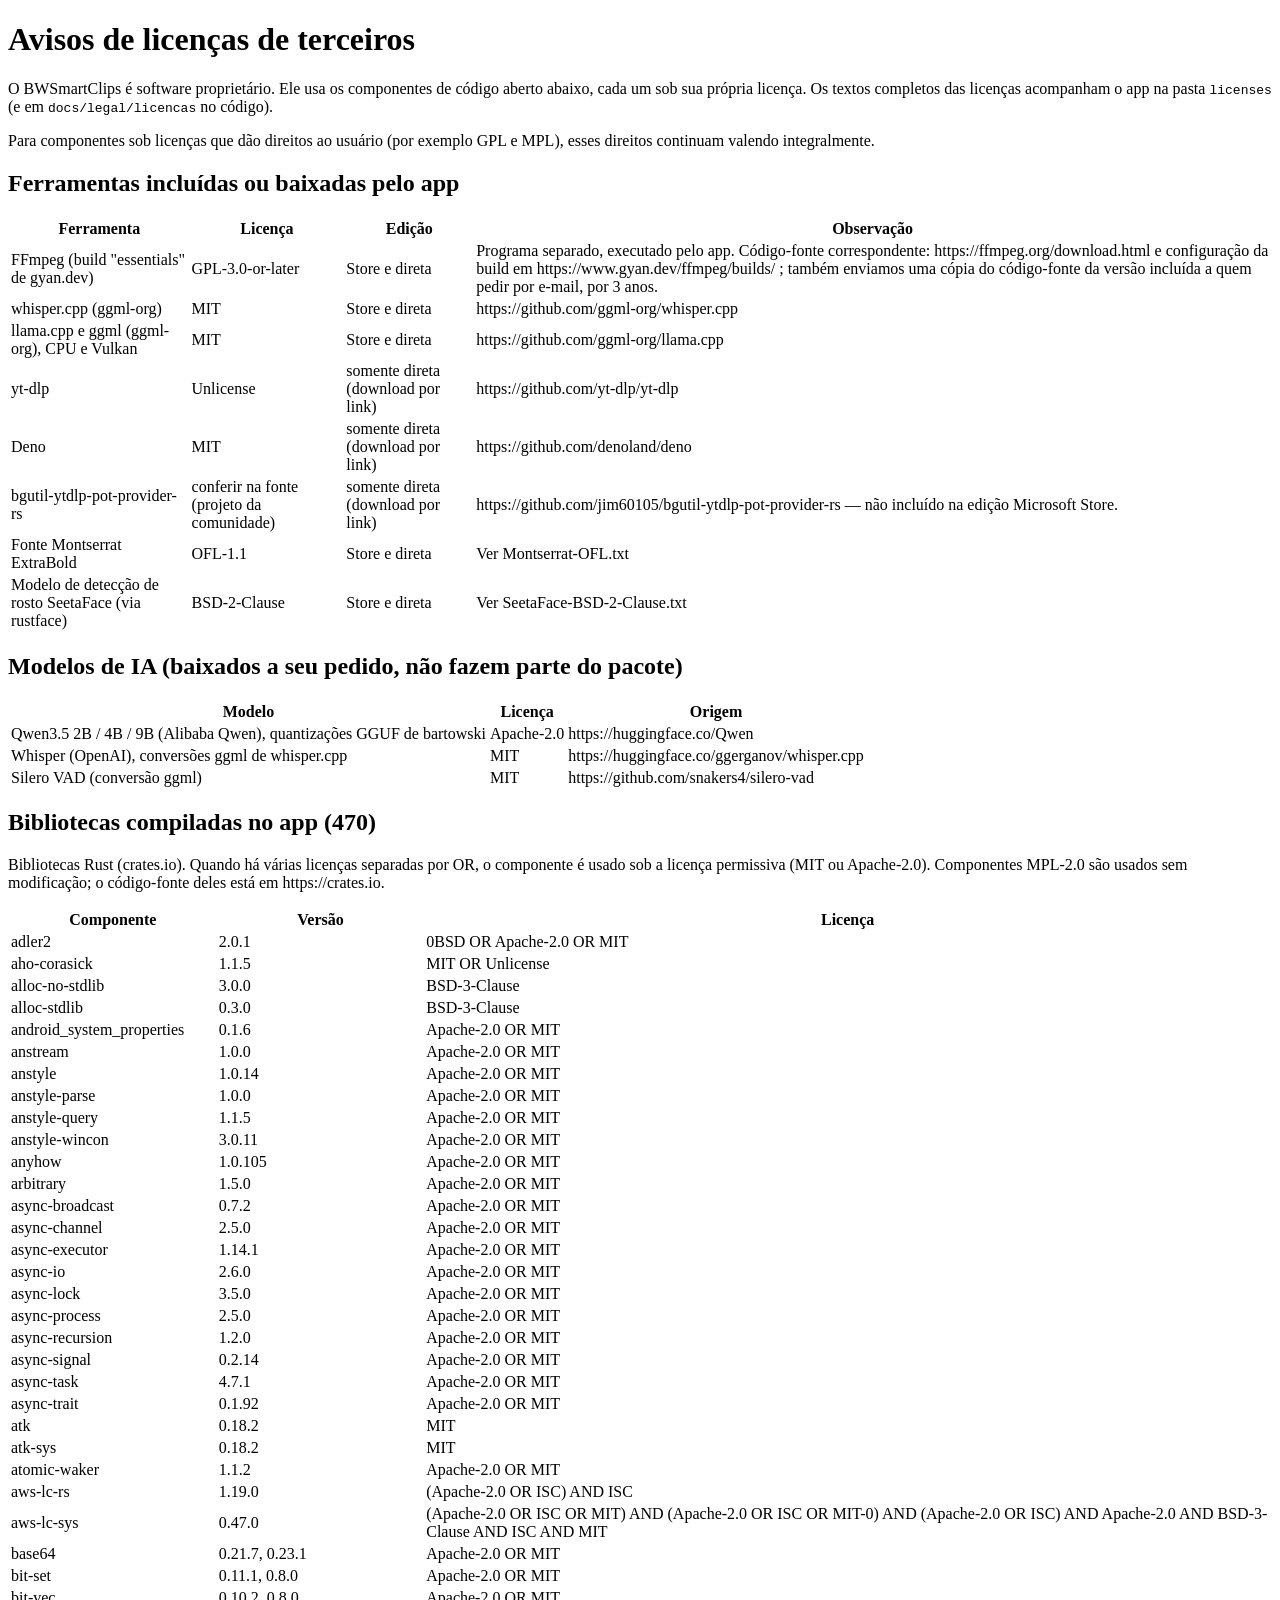
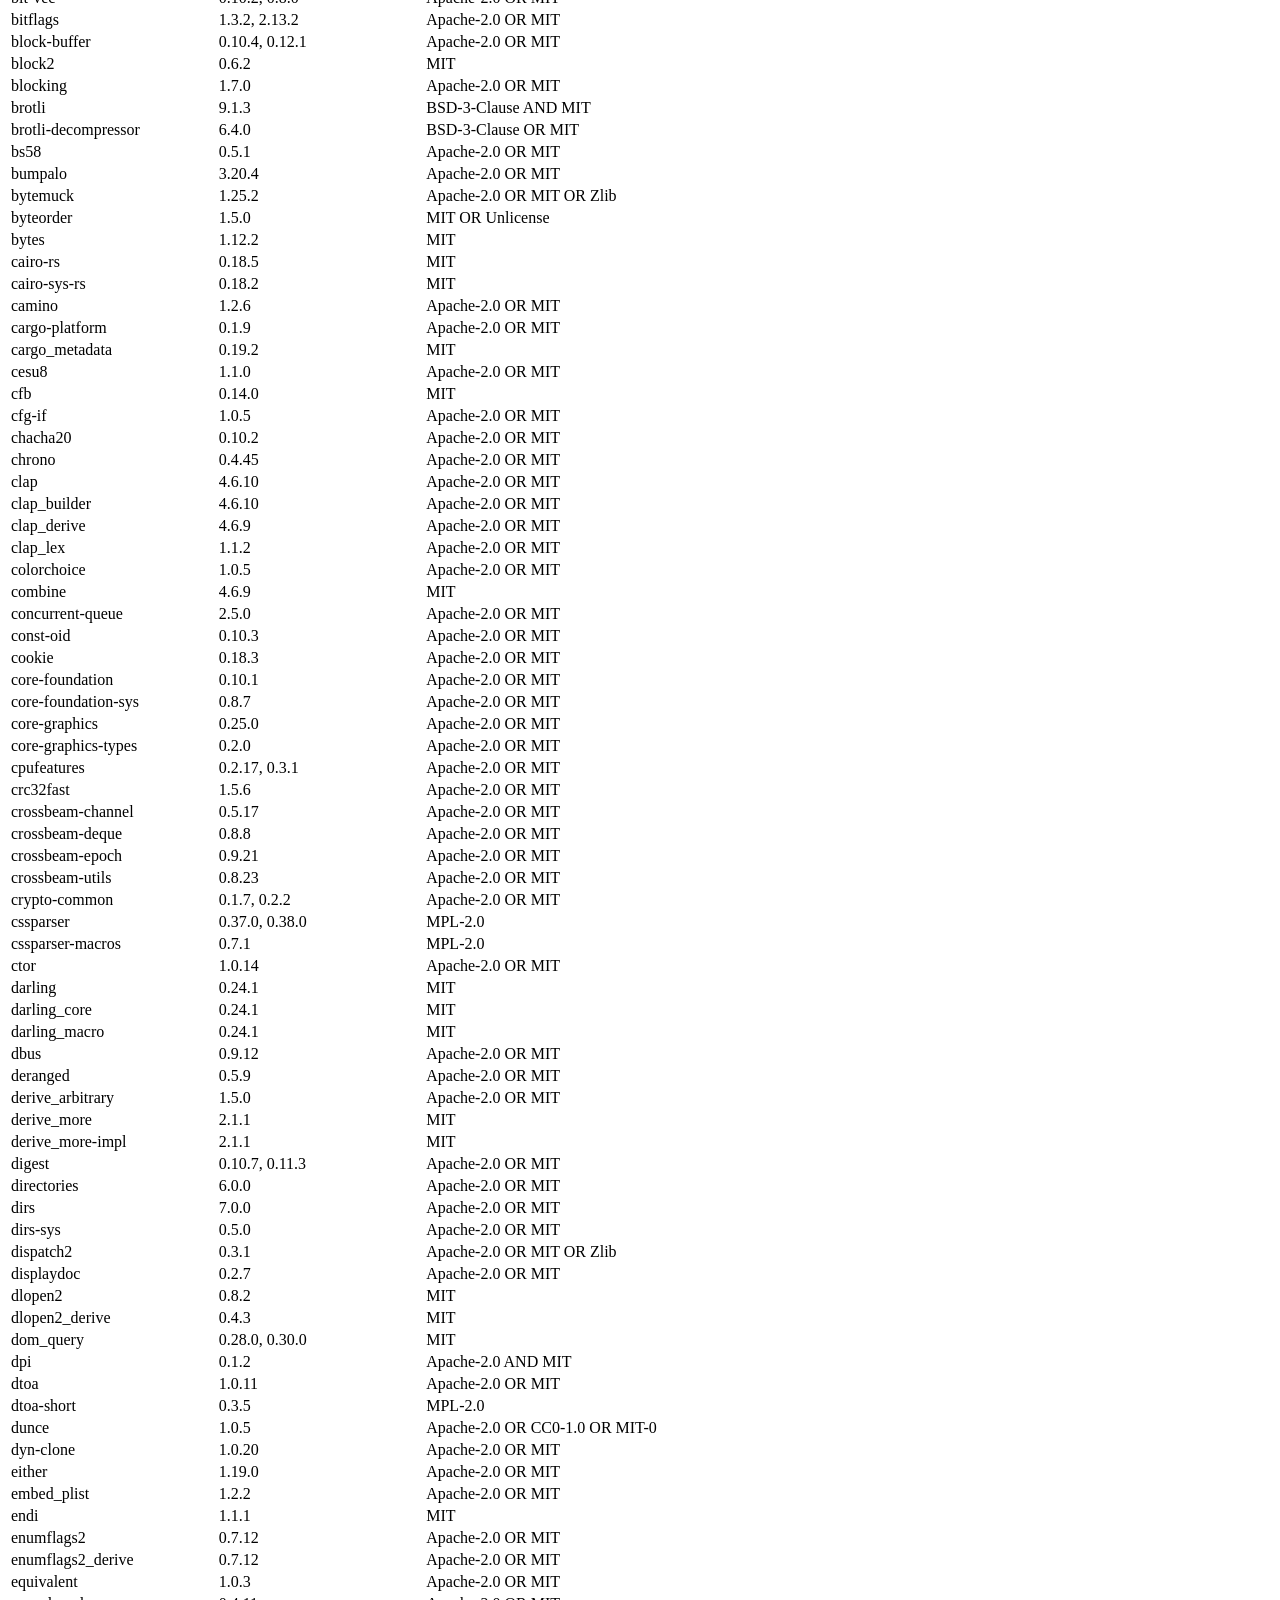
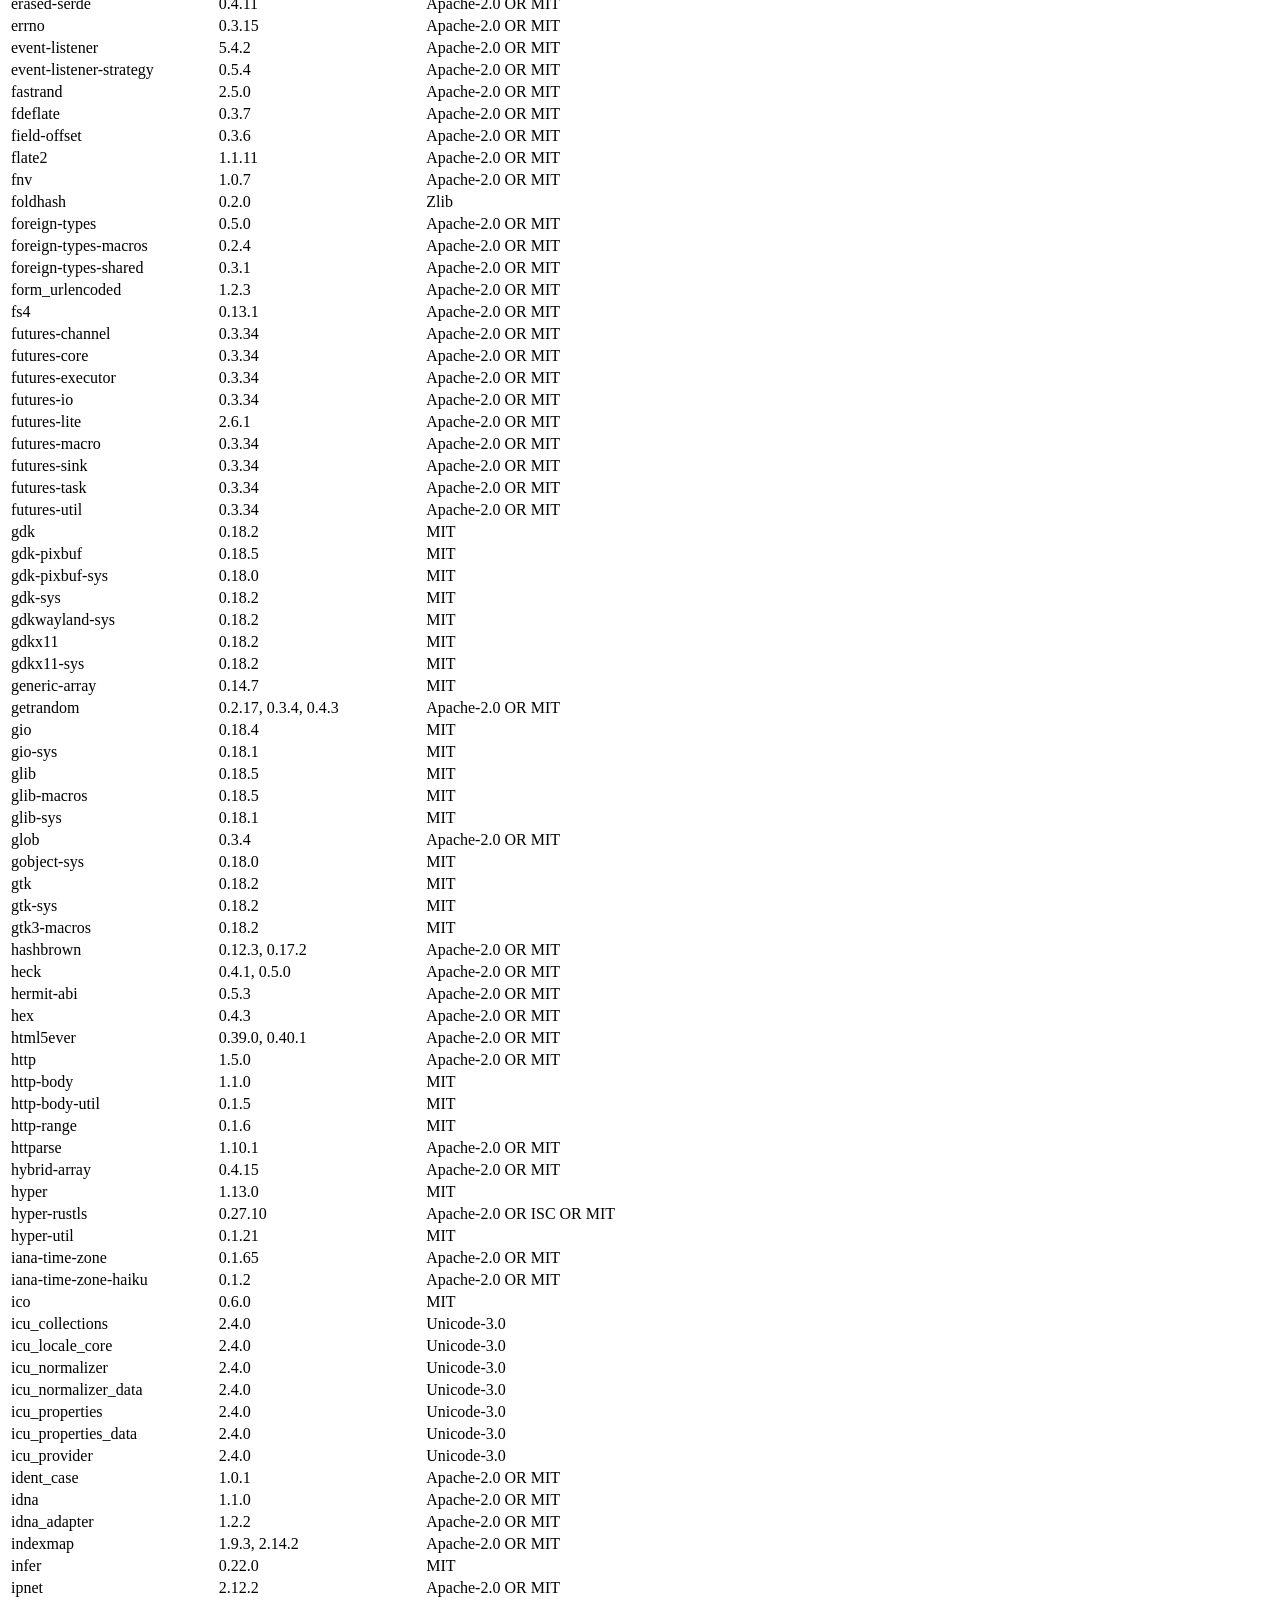
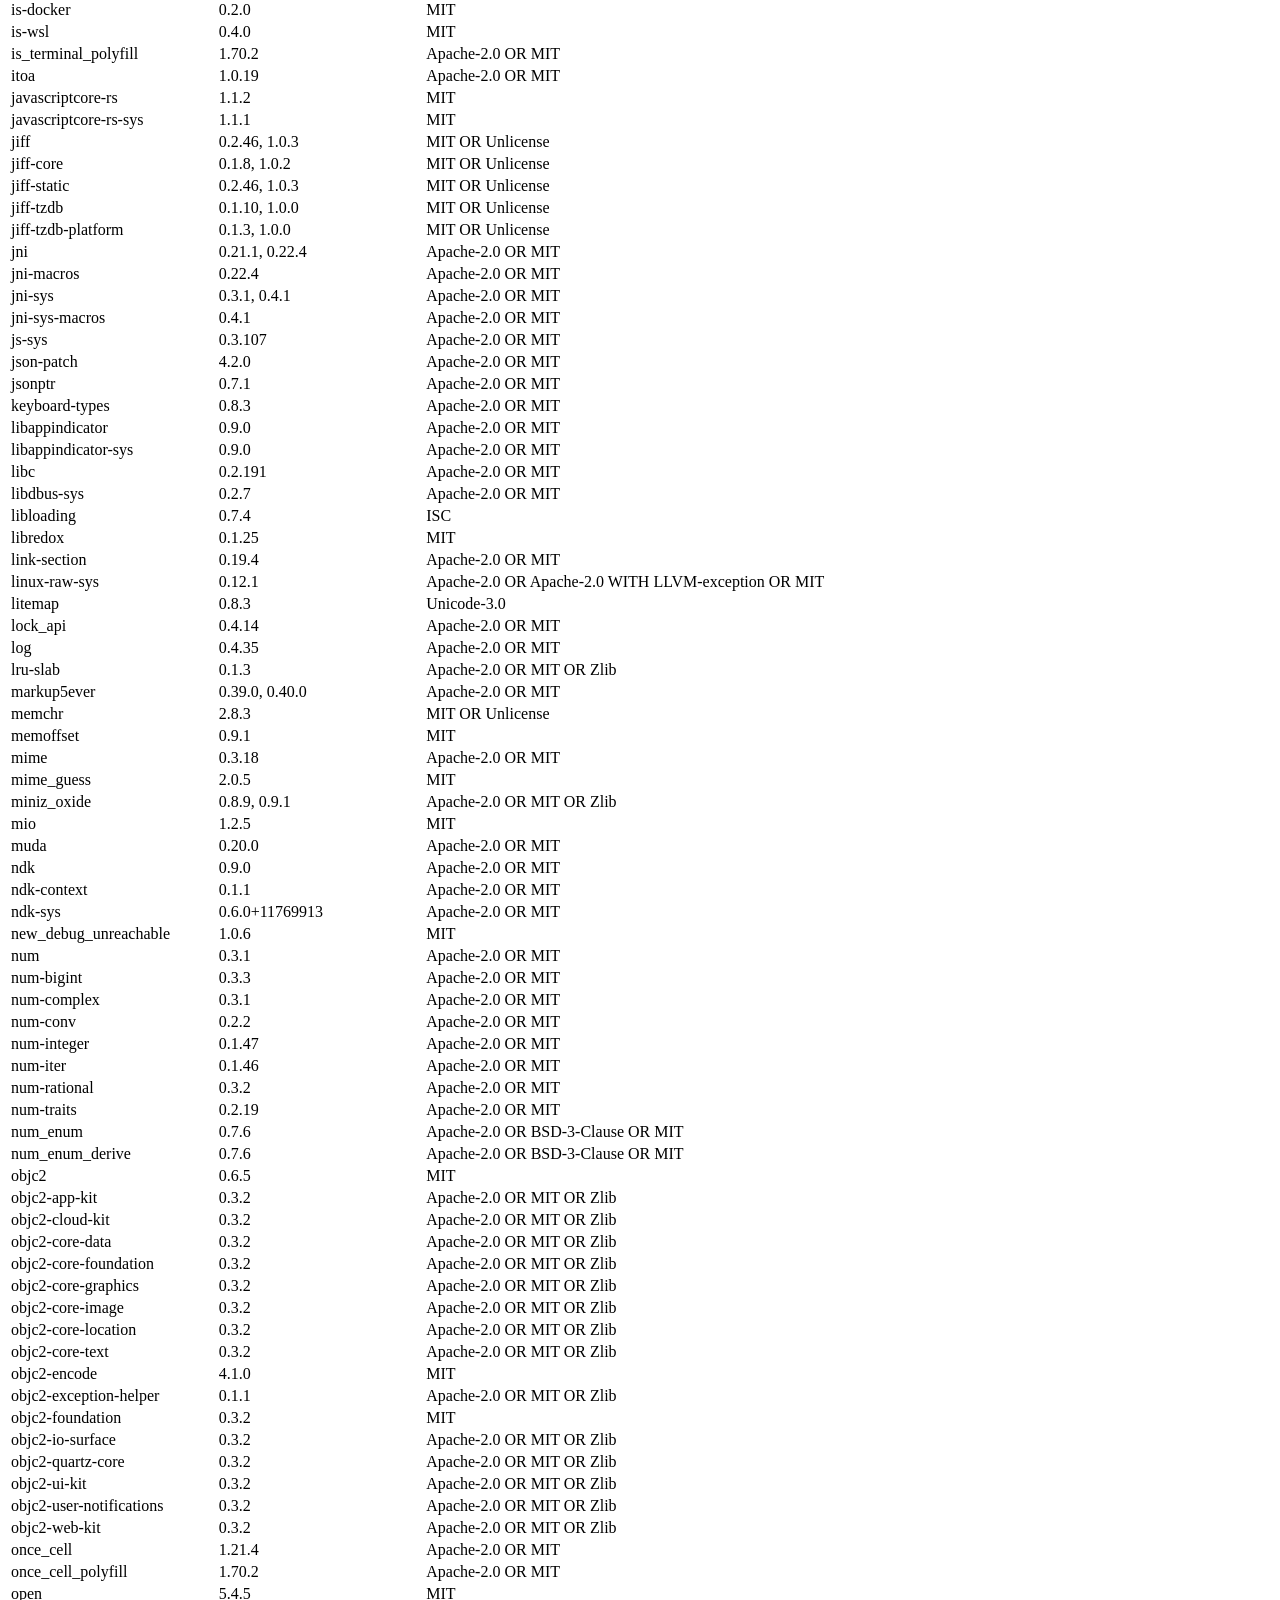
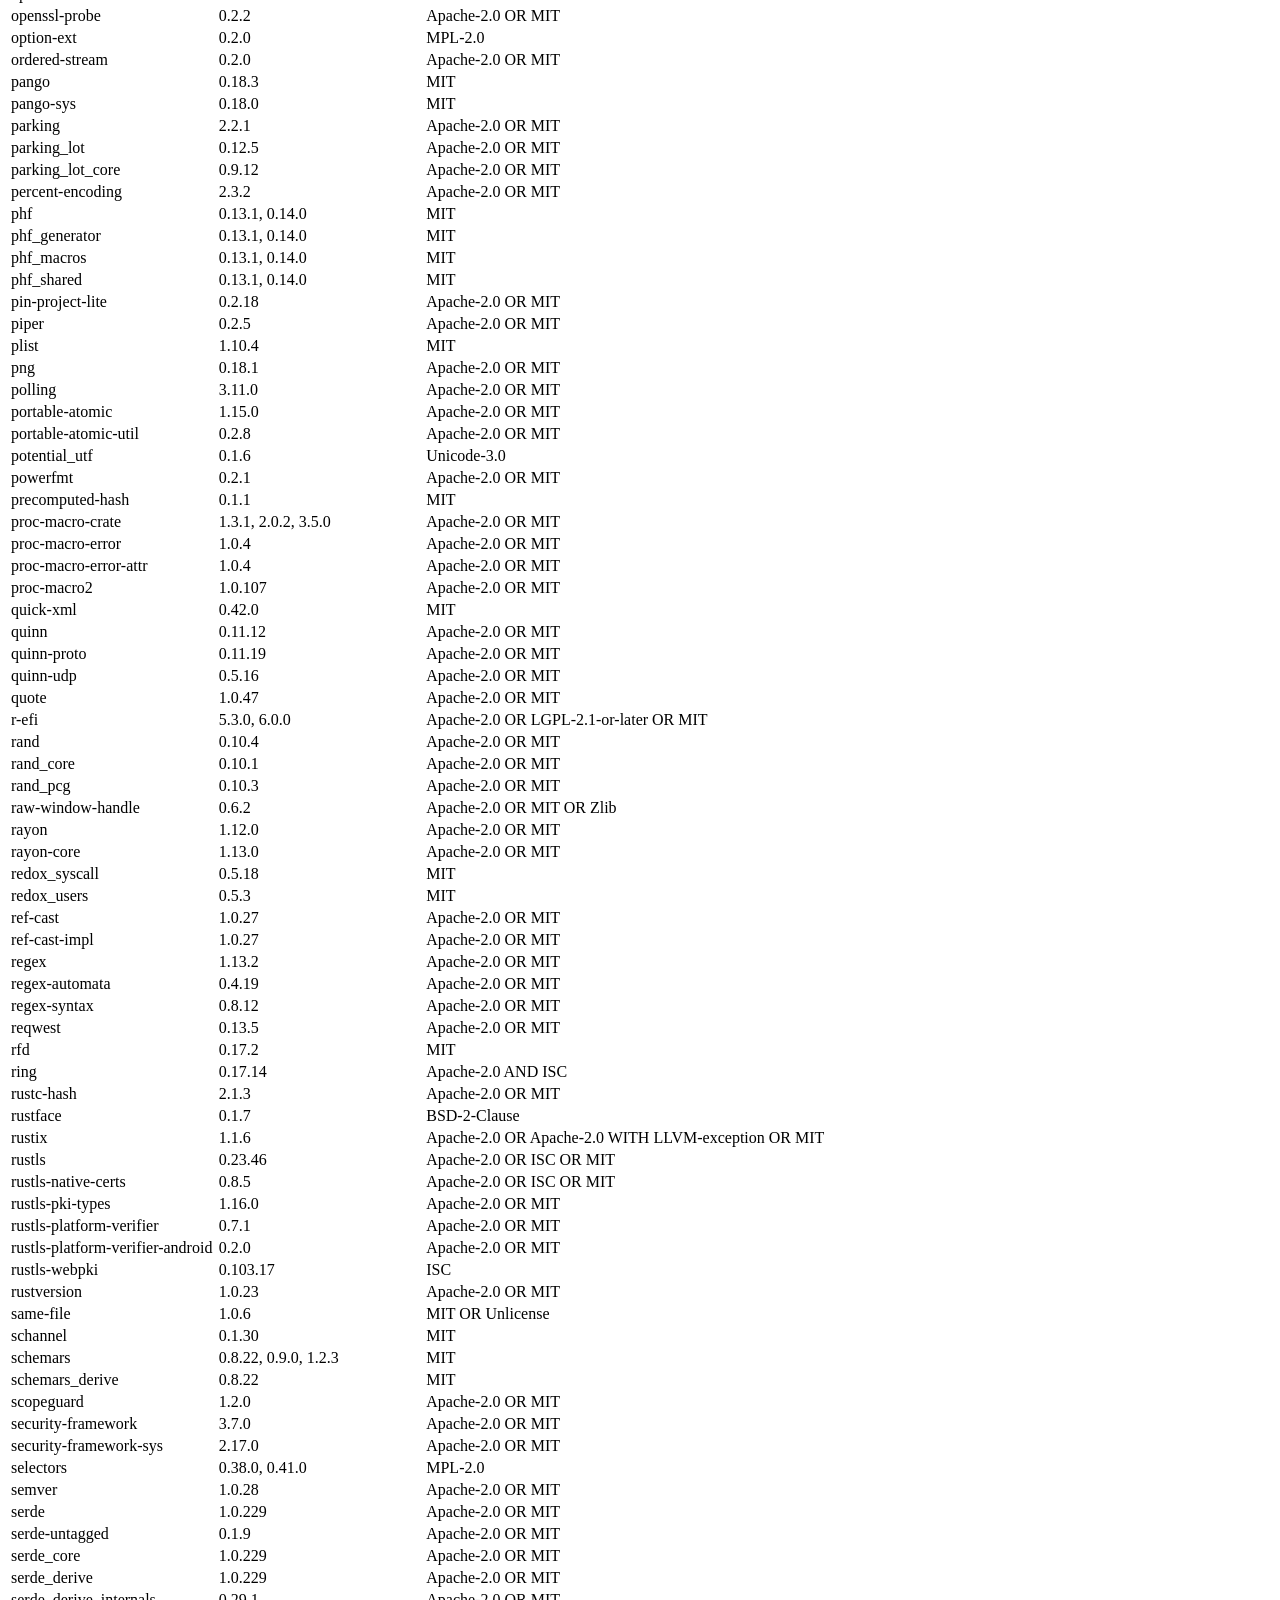
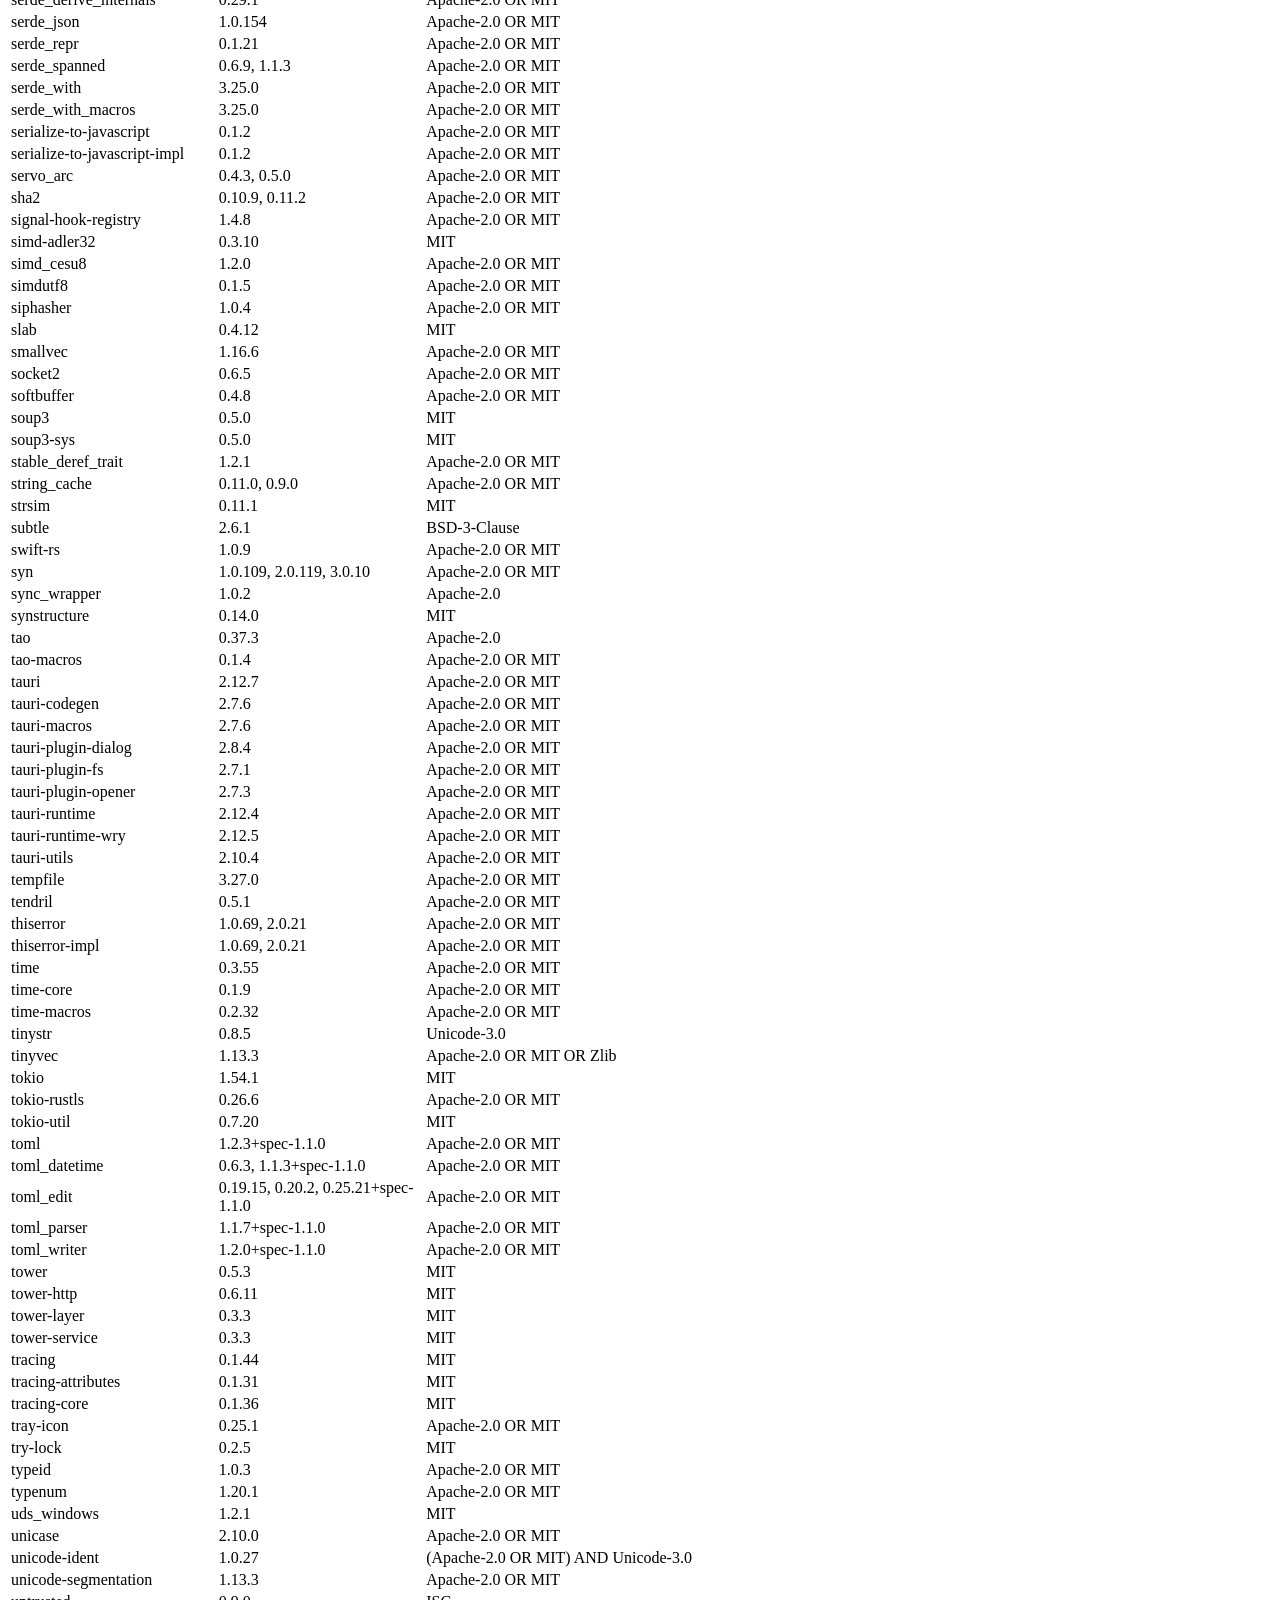
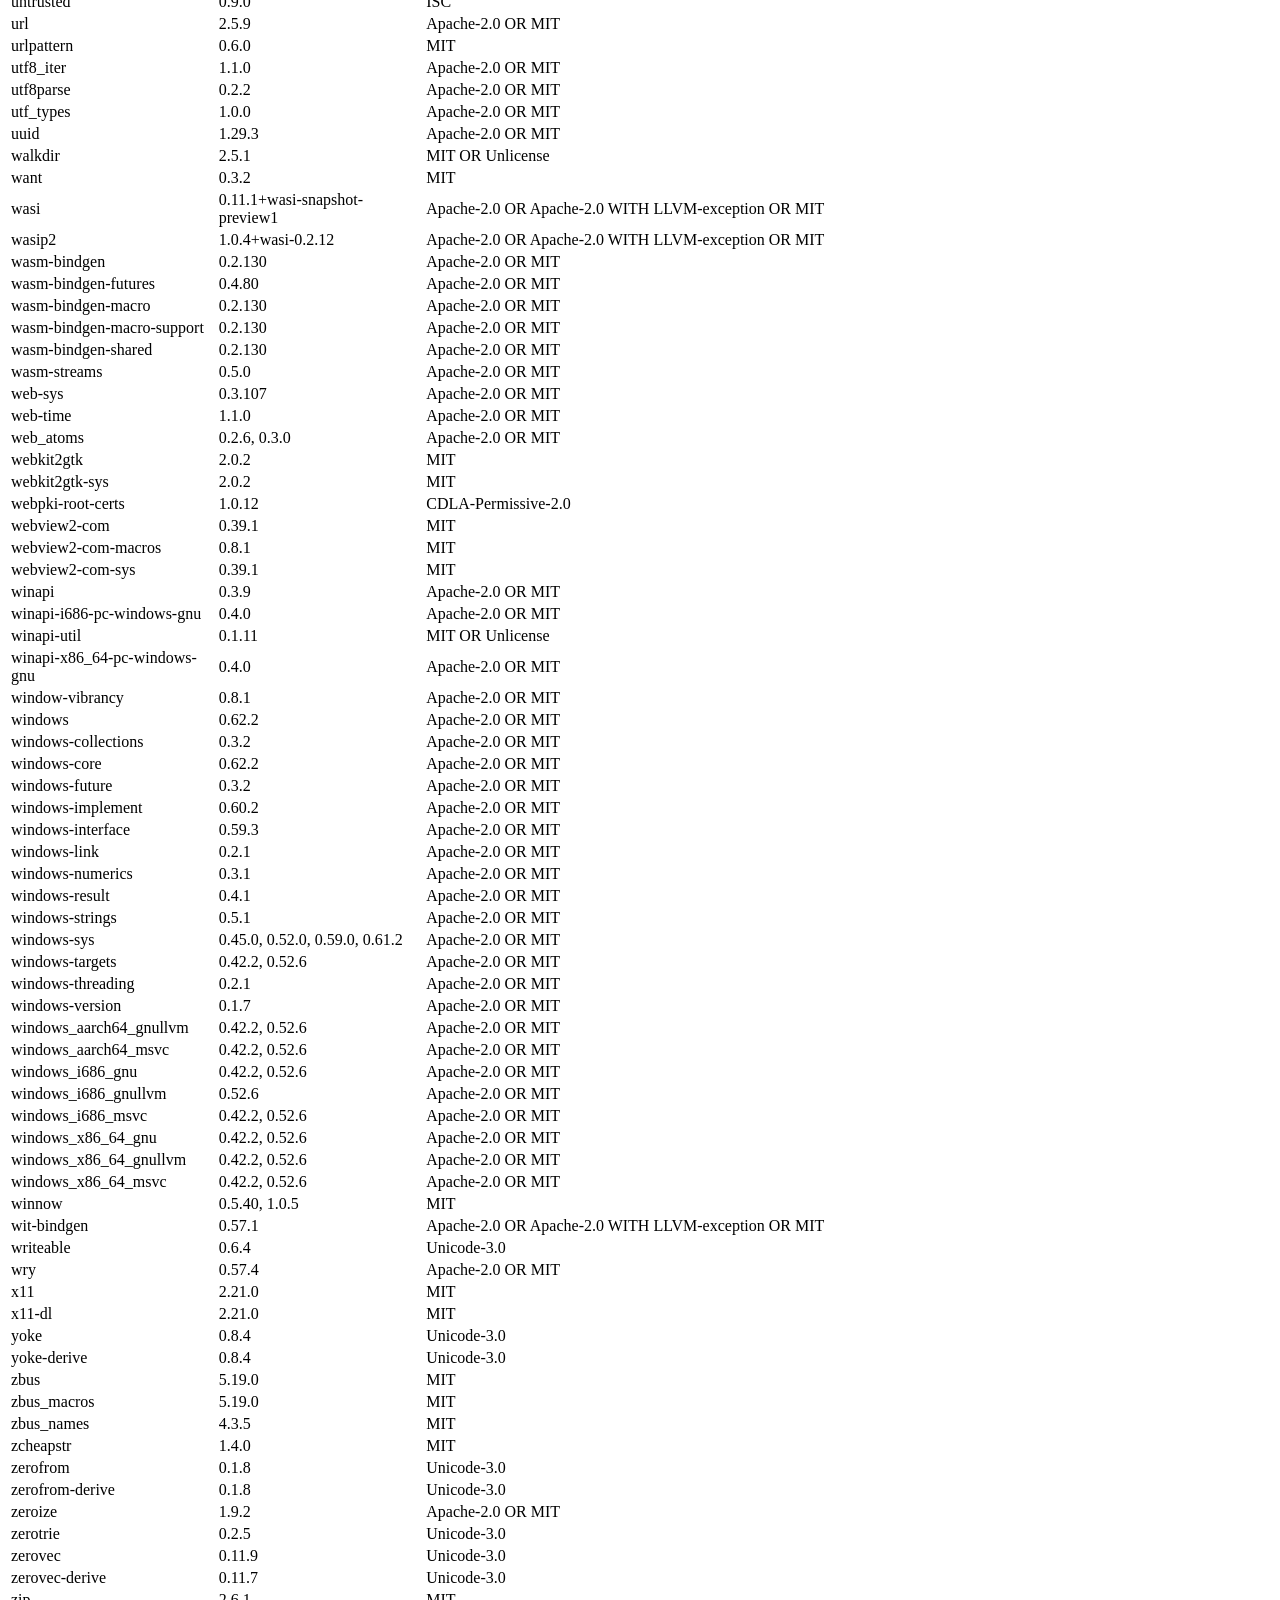
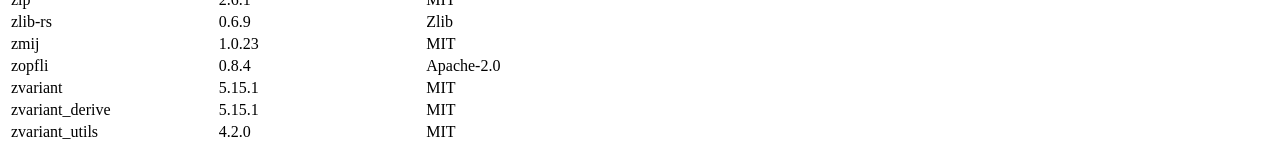
<file: ui/legal/pt-BR/avisos-de-terceiros.html>
<!doctype html><html><head><meta charset="utf-8"><title>avisos-de-terceiros</title></head><body><h1>Avisos de licenças de terceiros</h1>
<p>O BWSmartClips é software proprietário. Ele usa os componentes de código aberto abaixo, cada um sob sua própria licença. Os textos completos das licenças acompanham o app na pasta <code>licenses</code> (e em <code>docs/legal/licencas</code> no código).</p>
<p>Para componentes sob licenças que dão direitos ao usuário (por exemplo GPL e MPL), esses direitos continuam valendo integralmente.</p>
<h2>Ferramentas incluídas ou baixadas pelo app</h2>
<table>
<thead>
<tr>
<th>Ferramenta</th>
<th>Licença</th>
<th>Edição</th>
<th>Observação</th>
</tr>
</thead>
<tbody>
<tr>
<td>FFmpeg (build "essentials" de gyan.dev)</td>
<td>GPL-3.0-or-later</td>
<td>Store e direta</td>
<td>Programa separado, executado pelo app. Código-fonte correspondente: https://ffmpeg.org/download.html e configuração da build em https://www.gyan.dev/ffmpeg/builds/ ; também enviamos uma cópia do código-fonte da versão incluída a quem pedir por e-mail, por 3 anos.</td>
</tr>
<tr>
<td>whisper.cpp (ggml-org)</td>
<td>MIT</td>
<td>Store e direta</td>
<td>https://github.com/ggml-org/whisper.cpp</td>
</tr>
<tr>
<td>llama.cpp e ggml (ggml-org), CPU e Vulkan</td>
<td>MIT</td>
<td>Store e direta</td>
<td>https://github.com/ggml-org/llama.cpp</td>
</tr>
<tr>
<td>yt-dlp</td>
<td>Unlicense</td>
<td>somente direta (download por link)</td>
<td>https://github.com/yt-dlp/yt-dlp</td>
</tr>
<tr>
<td>Deno</td>
<td>MIT</td>
<td>somente direta (download por link)</td>
<td>https://github.com/denoland/deno</td>
</tr>
<tr>
<td>bgutil-ytdlp-pot-provider-rs</td>
<td>conferir na fonte (projeto da comunidade)</td>
<td>somente direta (download por link)</td>
<td>https://github.com/jim60105/bgutil-ytdlp-pot-provider-rs — não incluído na edição Microsoft Store.</td>
</tr>
<tr>
<td>Fonte Montserrat ExtraBold</td>
<td>OFL-1.1</td>
<td>Store e direta</td>
<td>Ver Montserrat-OFL.txt</td>
</tr>
<tr>
<td>Modelo de detecção de rosto SeetaFace (via rustface)</td>
<td>BSD-2-Clause</td>
<td>Store e direta</td>
<td>Ver SeetaFace-BSD-2-Clause.txt</td>
</tr>
</tbody>
</table>
<h2>Modelos de IA (baixados a seu pedido, não fazem parte do pacote)</h2>
<table>
<thead>
<tr>
<th>Modelo</th>
<th>Licença</th>
<th>Origem</th>
</tr>
</thead>
<tbody>
<tr>
<td>Qwen3.5 2B / 4B / 9B (Alibaba Qwen), quantizações GGUF de bartowski</td>
<td>Apache-2.0</td>
<td>https://huggingface.co/Qwen</td>
</tr>
<tr>
<td>Whisper (OpenAI), conversões ggml de whisper.cpp</td>
<td>MIT</td>
<td>https://huggingface.co/ggerganov/whisper.cpp</td>
</tr>
<tr>
<td>Silero VAD (conversão ggml)</td>
<td>MIT</td>
<td>https://github.com/snakers4/silero-vad</td>
</tr>
</tbody>
</table>
<h2>Bibliotecas compiladas no app (470)</h2>
<p>Bibliotecas Rust (crates.io). Quando há várias licenças separadas por OR, o componente é usado sob a licença permissiva (MIT ou Apache-2.0). Componentes MPL-2.0 são usados sem modificação; o código-fonte deles está em https://crates.io.</p>
<table>
<thead>
<tr>
<th>Componente</th>
<th>Versão</th>
<th>Licença</th>
</tr>
</thead>
<tbody>
<tr>
<td>adler2</td>
<td>2.0.1</td>
<td>0BSD OR Apache-2.0 OR MIT</td>
</tr>
<tr>
<td>aho-corasick</td>
<td>1.1.5</td>
<td>MIT OR Unlicense</td>
</tr>
<tr>
<td>alloc-no-stdlib</td>
<td>3.0.0</td>
<td>BSD-3-Clause</td>
</tr>
<tr>
<td>alloc-stdlib</td>
<td>0.3.0</td>
<td>BSD-3-Clause</td>
</tr>
<tr>
<td>android_system_properties</td>
<td>0.1.6</td>
<td>Apache-2.0 OR MIT</td>
</tr>
<tr>
<td>anstream</td>
<td>1.0.0</td>
<td>Apache-2.0 OR MIT</td>
</tr>
<tr>
<td>anstyle</td>
<td>1.0.14</td>
<td>Apache-2.0 OR MIT</td>
</tr>
<tr>
<td>anstyle-parse</td>
<td>1.0.0</td>
<td>Apache-2.0 OR MIT</td>
</tr>
<tr>
<td>anstyle-query</td>
<td>1.1.5</td>
<td>Apache-2.0 OR MIT</td>
</tr>
<tr>
<td>anstyle-wincon</td>
<td>3.0.11</td>
<td>Apache-2.0 OR MIT</td>
</tr>
<tr>
<td>anyhow</td>
<td>1.0.105</td>
<td>Apache-2.0 OR MIT</td>
</tr>
<tr>
<td>arbitrary</td>
<td>1.5.0</td>
<td>Apache-2.0 OR MIT</td>
</tr>
<tr>
<td>async-broadcast</td>
<td>0.7.2</td>
<td>Apache-2.0 OR MIT</td>
</tr>
<tr>
<td>async-channel</td>
<td>2.5.0</td>
<td>Apache-2.0 OR MIT</td>
</tr>
<tr>
<td>async-executor</td>
<td>1.14.1</td>
<td>Apache-2.0 OR MIT</td>
</tr>
<tr>
<td>async-io</td>
<td>2.6.0</td>
<td>Apache-2.0 OR MIT</td>
</tr>
<tr>
<td>async-lock</td>
<td>3.5.0</td>
<td>Apache-2.0 OR MIT</td>
</tr>
<tr>
<td>async-process</td>
<td>2.5.0</td>
<td>Apache-2.0 OR MIT</td>
</tr>
<tr>
<td>async-recursion</td>
<td>1.2.0</td>
<td>Apache-2.0 OR MIT</td>
</tr>
<tr>
<td>async-signal</td>
<td>0.2.14</td>
<td>Apache-2.0 OR MIT</td>
</tr>
<tr>
<td>async-task</td>
<td>4.7.1</td>
<td>Apache-2.0 OR MIT</td>
</tr>
<tr>
<td>async-trait</td>
<td>0.1.92</td>
<td>Apache-2.0 OR MIT</td>
</tr>
<tr>
<td>atk</td>
<td>0.18.2</td>
<td>MIT</td>
</tr>
<tr>
<td>atk-sys</td>
<td>0.18.2</td>
<td>MIT</td>
</tr>
<tr>
<td>atomic-waker</td>
<td>1.1.2</td>
<td>Apache-2.0 OR MIT</td>
</tr>
<tr>
<td>aws-lc-rs</td>
<td>1.19.0</td>
<td>(Apache-2.0 OR ISC) AND ISC</td>
</tr>
<tr>
<td>aws-lc-sys</td>
<td>0.47.0</td>
<td>(Apache-2.0 OR ISC OR MIT) AND (Apache-2.0 OR ISC OR MIT-0) AND (Apache-2.0 OR ISC) AND Apache-2.0 AND BSD-3-Clause AND ISC AND MIT</td>
</tr>
<tr>
<td>base64</td>
<td>0.21.7, 0.23.1</td>
<td>Apache-2.0 OR MIT</td>
</tr>
<tr>
<td>bit-set</td>
<td>0.11.1, 0.8.0</td>
<td>Apache-2.0 OR MIT</td>
</tr>
<tr>
<td>bit-vec</td>
<td>0.10.2, 0.8.0</td>
<td>Apache-2.0 OR MIT</td>
</tr>
<tr>
<td>bitflags</td>
<td>1.3.2, 2.13.2</td>
<td>Apache-2.0 OR MIT</td>
</tr>
<tr>
<td>block-buffer</td>
<td>0.10.4, 0.12.1</td>
<td>Apache-2.0 OR MIT</td>
</tr>
<tr>
<td>block2</td>
<td>0.6.2</td>
<td>MIT</td>
</tr>
<tr>
<td>blocking</td>
<td>1.7.0</td>
<td>Apache-2.0 OR MIT</td>
</tr>
<tr>
<td>brotli</td>
<td>9.1.3</td>
<td>BSD-3-Clause AND MIT</td>
</tr>
<tr>
<td>brotli-decompressor</td>
<td>6.4.0</td>
<td>BSD-3-Clause OR MIT</td>
</tr>
<tr>
<td>bs58</td>
<td>0.5.1</td>
<td>Apache-2.0 OR MIT</td>
</tr>
<tr>
<td>bumpalo</td>
<td>3.20.4</td>
<td>Apache-2.0 OR MIT</td>
</tr>
<tr>
<td>bytemuck</td>
<td>1.25.2</td>
<td>Apache-2.0 OR MIT OR Zlib</td>
</tr>
<tr>
<td>byteorder</td>
<td>1.5.0</td>
<td>MIT OR Unlicense</td>
</tr>
<tr>
<td>bytes</td>
<td>1.12.2</td>
<td>MIT</td>
</tr>
<tr>
<td>cairo-rs</td>
<td>0.18.5</td>
<td>MIT</td>
</tr>
<tr>
<td>cairo-sys-rs</td>
<td>0.18.2</td>
<td>MIT</td>
</tr>
<tr>
<td>camino</td>
<td>1.2.6</td>
<td>Apache-2.0 OR MIT</td>
</tr>
<tr>
<td>cargo-platform</td>
<td>0.1.9</td>
<td>Apache-2.0 OR MIT</td>
</tr>
<tr>
<td>cargo_metadata</td>
<td>0.19.2</td>
<td>MIT</td>
</tr>
<tr>
<td>cesu8</td>
<td>1.1.0</td>
<td>Apache-2.0 OR MIT</td>
</tr>
<tr>
<td>cfb</td>
<td>0.14.0</td>
<td>MIT</td>
</tr>
<tr>
<td>cfg-if</td>
<td>1.0.5</td>
<td>Apache-2.0 OR MIT</td>
</tr>
<tr>
<td>chacha20</td>
<td>0.10.2</td>
<td>Apache-2.0 OR MIT</td>
</tr>
<tr>
<td>chrono</td>
<td>0.4.45</td>
<td>Apache-2.0 OR MIT</td>
</tr>
<tr>
<td>clap</td>
<td>4.6.10</td>
<td>Apache-2.0 OR MIT</td>
</tr>
<tr>
<td>clap_builder</td>
<td>4.6.10</td>
<td>Apache-2.0 OR MIT</td>
</tr>
<tr>
<td>clap_derive</td>
<td>4.6.9</td>
<td>Apache-2.0 OR MIT</td>
</tr>
<tr>
<td>clap_lex</td>
<td>1.1.2</td>
<td>Apache-2.0 OR MIT</td>
</tr>
<tr>
<td>colorchoice</td>
<td>1.0.5</td>
<td>Apache-2.0 OR MIT</td>
</tr>
<tr>
<td>combine</td>
<td>4.6.9</td>
<td>MIT</td>
</tr>
<tr>
<td>concurrent-queue</td>
<td>2.5.0</td>
<td>Apache-2.0 OR MIT</td>
</tr>
<tr>
<td>const-oid</td>
<td>0.10.3</td>
<td>Apache-2.0 OR MIT</td>
</tr>
<tr>
<td>cookie</td>
<td>0.18.3</td>
<td>Apache-2.0 OR MIT</td>
</tr>
<tr>
<td>core-foundation</td>
<td>0.10.1</td>
<td>Apache-2.0 OR MIT</td>
</tr>
<tr>
<td>core-foundation-sys</td>
<td>0.8.7</td>
<td>Apache-2.0 OR MIT</td>
</tr>
<tr>
<td>core-graphics</td>
<td>0.25.0</td>
<td>Apache-2.0 OR MIT</td>
</tr>
<tr>
<td>core-graphics-types</td>
<td>0.2.0</td>
<td>Apache-2.0 OR MIT</td>
</tr>
<tr>
<td>cpufeatures</td>
<td>0.2.17, 0.3.1</td>
<td>Apache-2.0 OR MIT</td>
</tr>
<tr>
<td>crc32fast</td>
<td>1.5.6</td>
<td>Apache-2.0 OR MIT</td>
</tr>
<tr>
<td>crossbeam-channel</td>
<td>0.5.17</td>
<td>Apache-2.0 OR MIT</td>
</tr>
<tr>
<td>crossbeam-deque</td>
<td>0.8.8</td>
<td>Apache-2.0 OR MIT</td>
</tr>
<tr>
<td>crossbeam-epoch</td>
<td>0.9.21</td>
<td>Apache-2.0 OR MIT</td>
</tr>
<tr>
<td>crossbeam-utils</td>
<td>0.8.23</td>
<td>Apache-2.0 OR MIT</td>
</tr>
<tr>
<td>crypto-common</td>
<td>0.1.7, 0.2.2</td>
<td>Apache-2.0 OR MIT</td>
</tr>
<tr>
<td>cssparser</td>
<td>0.37.0, 0.38.0</td>
<td>MPL-2.0</td>
</tr>
<tr>
<td>cssparser-macros</td>
<td>0.7.1</td>
<td>MPL-2.0</td>
</tr>
<tr>
<td>ctor</td>
<td>1.0.14</td>
<td>Apache-2.0 OR MIT</td>
</tr>
<tr>
<td>darling</td>
<td>0.24.1</td>
<td>MIT</td>
</tr>
<tr>
<td>darling_core</td>
<td>0.24.1</td>
<td>MIT</td>
</tr>
<tr>
<td>darling_macro</td>
<td>0.24.1</td>
<td>MIT</td>
</tr>
<tr>
<td>dbus</td>
<td>0.9.12</td>
<td>Apache-2.0 OR MIT</td>
</tr>
<tr>
<td>deranged</td>
<td>0.5.9</td>
<td>Apache-2.0 OR MIT</td>
</tr>
<tr>
<td>derive_arbitrary</td>
<td>1.5.0</td>
<td>Apache-2.0 OR MIT</td>
</tr>
<tr>
<td>derive_more</td>
<td>2.1.1</td>
<td>MIT</td>
</tr>
<tr>
<td>derive_more-impl</td>
<td>2.1.1</td>
<td>MIT</td>
</tr>
<tr>
<td>digest</td>
<td>0.10.7, 0.11.3</td>
<td>Apache-2.0 OR MIT</td>
</tr>
<tr>
<td>directories</td>
<td>6.0.0</td>
<td>Apache-2.0 OR MIT</td>
</tr>
<tr>
<td>dirs</td>
<td>7.0.0</td>
<td>Apache-2.0 OR MIT</td>
</tr>
<tr>
<td>dirs-sys</td>
<td>0.5.0</td>
<td>Apache-2.0 OR MIT</td>
</tr>
<tr>
<td>dispatch2</td>
<td>0.3.1</td>
<td>Apache-2.0 OR MIT OR Zlib</td>
</tr>
<tr>
<td>displaydoc</td>
<td>0.2.7</td>
<td>Apache-2.0 OR MIT</td>
</tr>
<tr>
<td>dlopen2</td>
<td>0.8.2</td>
<td>MIT</td>
</tr>
<tr>
<td>dlopen2_derive</td>
<td>0.4.3</td>
<td>MIT</td>
</tr>
<tr>
<td>dom_query</td>
<td>0.28.0, 0.30.0</td>
<td>MIT</td>
</tr>
<tr>
<td>dpi</td>
<td>0.1.2</td>
<td>Apache-2.0 AND MIT</td>
</tr>
<tr>
<td>dtoa</td>
<td>1.0.11</td>
<td>Apache-2.0 OR MIT</td>
</tr>
<tr>
<td>dtoa-short</td>
<td>0.3.5</td>
<td>MPL-2.0</td>
</tr>
<tr>
<td>dunce</td>
<td>1.0.5</td>
<td>Apache-2.0 OR CC0-1.0 OR MIT-0</td>
</tr>
<tr>
<td>dyn-clone</td>
<td>1.0.20</td>
<td>Apache-2.0 OR MIT</td>
</tr>
<tr>
<td>either</td>
<td>1.19.0</td>
<td>Apache-2.0 OR MIT</td>
</tr>
<tr>
<td>embed_plist</td>
<td>1.2.2</td>
<td>Apache-2.0 OR MIT</td>
</tr>
<tr>
<td>endi</td>
<td>1.1.1</td>
<td>MIT</td>
</tr>
<tr>
<td>enumflags2</td>
<td>0.7.12</td>
<td>Apache-2.0 OR MIT</td>
</tr>
<tr>
<td>enumflags2_derive</td>
<td>0.7.12</td>
<td>Apache-2.0 OR MIT</td>
</tr>
<tr>
<td>equivalent</td>
<td>1.0.3</td>
<td>Apache-2.0 OR MIT</td>
</tr>
<tr>
<td>erased-serde</td>
<td>0.4.11</td>
<td>Apache-2.0 OR MIT</td>
</tr>
<tr>
<td>errno</td>
<td>0.3.15</td>
<td>Apache-2.0 OR MIT</td>
</tr>
<tr>
<td>event-listener</td>
<td>5.4.2</td>
<td>Apache-2.0 OR MIT</td>
</tr>
<tr>
<td>event-listener-strategy</td>
<td>0.5.4</td>
<td>Apache-2.0 OR MIT</td>
</tr>
<tr>
<td>fastrand</td>
<td>2.5.0</td>
<td>Apache-2.0 OR MIT</td>
</tr>
<tr>
<td>fdeflate</td>
<td>0.3.7</td>
<td>Apache-2.0 OR MIT</td>
</tr>
<tr>
<td>field-offset</td>
<td>0.3.6</td>
<td>Apache-2.0 OR MIT</td>
</tr>
<tr>
<td>flate2</td>
<td>1.1.11</td>
<td>Apache-2.0 OR MIT</td>
</tr>
<tr>
<td>fnv</td>
<td>1.0.7</td>
<td>Apache-2.0 OR MIT</td>
</tr>
<tr>
<td>foldhash</td>
<td>0.2.0</td>
<td>Zlib</td>
</tr>
<tr>
<td>foreign-types</td>
<td>0.5.0</td>
<td>Apache-2.0 OR MIT</td>
</tr>
<tr>
<td>foreign-types-macros</td>
<td>0.2.4</td>
<td>Apache-2.0 OR MIT</td>
</tr>
<tr>
<td>foreign-types-shared</td>
<td>0.3.1</td>
<td>Apache-2.0 OR MIT</td>
</tr>
<tr>
<td>form_urlencoded</td>
<td>1.2.3</td>
<td>Apache-2.0 OR MIT</td>
</tr>
<tr>
<td>fs4</td>
<td>0.13.1</td>
<td>Apache-2.0 OR MIT</td>
</tr>
<tr>
<td>futures-channel</td>
<td>0.3.34</td>
<td>Apache-2.0 OR MIT</td>
</tr>
<tr>
<td>futures-core</td>
<td>0.3.34</td>
<td>Apache-2.0 OR MIT</td>
</tr>
<tr>
<td>futures-executor</td>
<td>0.3.34</td>
<td>Apache-2.0 OR MIT</td>
</tr>
<tr>
<td>futures-io</td>
<td>0.3.34</td>
<td>Apache-2.0 OR MIT</td>
</tr>
<tr>
<td>futures-lite</td>
<td>2.6.1</td>
<td>Apache-2.0 OR MIT</td>
</tr>
<tr>
<td>futures-macro</td>
<td>0.3.34</td>
<td>Apache-2.0 OR MIT</td>
</tr>
<tr>
<td>futures-sink</td>
<td>0.3.34</td>
<td>Apache-2.0 OR MIT</td>
</tr>
<tr>
<td>futures-task</td>
<td>0.3.34</td>
<td>Apache-2.0 OR MIT</td>
</tr>
<tr>
<td>futures-util</td>
<td>0.3.34</td>
<td>Apache-2.0 OR MIT</td>
</tr>
<tr>
<td>gdk</td>
<td>0.18.2</td>
<td>MIT</td>
</tr>
<tr>
<td>gdk-pixbuf</td>
<td>0.18.5</td>
<td>MIT</td>
</tr>
<tr>
<td>gdk-pixbuf-sys</td>
<td>0.18.0</td>
<td>MIT</td>
</tr>
<tr>
<td>gdk-sys</td>
<td>0.18.2</td>
<td>MIT</td>
</tr>
<tr>
<td>gdkwayland-sys</td>
<td>0.18.2</td>
<td>MIT</td>
</tr>
<tr>
<td>gdkx11</td>
<td>0.18.2</td>
<td>MIT</td>
</tr>
<tr>
<td>gdkx11-sys</td>
<td>0.18.2</td>
<td>MIT</td>
</tr>
<tr>
<td>generic-array</td>
<td>0.14.7</td>
<td>MIT</td>
</tr>
<tr>
<td>getrandom</td>
<td>0.2.17, 0.3.4, 0.4.3</td>
<td>Apache-2.0 OR MIT</td>
</tr>
<tr>
<td>gio</td>
<td>0.18.4</td>
<td>MIT</td>
</tr>
<tr>
<td>gio-sys</td>
<td>0.18.1</td>
<td>MIT</td>
</tr>
<tr>
<td>glib</td>
<td>0.18.5</td>
<td>MIT</td>
</tr>
<tr>
<td>glib-macros</td>
<td>0.18.5</td>
<td>MIT</td>
</tr>
<tr>
<td>glib-sys</td>
<td>0.18.1</td>
<td>MIT</td>
</tr>
<tr>
<td>glob</td>
<td>0.3.4</td>
<td>Apache-2.0 OR MIT</td>
</tr>
<tr>
<td>gobject-sys</td>
<td>0.18.0</td>
<td>MIT</td>
</tr>
<tr>
<td>gtk</td>
<td>0.18.2</td>
<td>MIT</td>
</tr>
<tr>
<td>gtk-sys</td>
<td>0.18.2</td>
<td>MIT</td>
</tr>
<tr>
<td>gtk3-macros</td>
<td>0.18.2</td>
<td>MIT</td>
</tr>
<tr>
<td>hashbrown</td>
<td>0.12.3, 0.17.2</td>
<td>Apache-2.0 OR MIT</td>
</tr>
<tr>
<td>heck</td>
<td>0.4.1, 0.5.0</td>
<td>Apache-2.0 OR MIT</td>
</tr>
<tr>
<td>hermit-abi</td>
<td>0.5.3</td>
<td>Apache-2.0 OR MIT</td>
</tr>
<tr>
<td>hex</td>
<td>0.4.3</td>
<td>Apache-2.0 OR MIT</td>
</tr>
<tr>
<td>html5ever</td>
<td>0.39.0, 0.40.1</td>
<td>Apache-2.0 OR MIT</td>
</tr>
<tr>
<td>http</td>
<td>1.5.0</td>
<td>Apache-2.0 OR MIT</td>
</tr>
<tr>
<td>http-body</td>
<td>1.1.0</td>
<td>MIT</td>
</tr>
<tr>
<td>http-body-util</td>
<td>0.1.5</td>
<td>MIT</td>
</tr>
<tr>
<td>http-range</td>
<td>0.1.6</td>
<td>MIT</td>
</tr>
<tr>
<td>httparse</td>
<td>1.10.1</td>
<td>Apache-2.0 OR MIT</td>
</tr>
<tr>
<td>hybrid-array</td>
<td>0.4.15</td>
<td>Apache-2.0 OR MIT</td>
</tr>
<tr>
<td>hyper</td>
<td>1.13.0</td>
<td>MIT</td>
</tr>
<tr>
<td>hyper-rustls</td>
<td>0.27.10</td>
<td>Apache-2.0 OR ISC OR MIT</td>
</tr>
<tr>
<td>hyper-util</td>
<td>0.1.21</td>
<td>MIT</td>
</tr>
<tr>
<td>iana-time-zone</td>
<td>0.1.65</td>
<td>Apache-2.0 OR MIT</td>
</tr>
<tr>
<td>iana-time-zone-haiku</td>
<td>0.1.2</td>
<td>Apache-2.0 OR MIT</td>
</tr>
<tr>
<td>ico</td>
<td>0.6.0</td>
<td>MIT</td>
</tr>
<tr>
<td>icu_collections</td>
<td>2.4.0</td>
<td>Unicode-3.0</td>
</tr>
<tr>
<td>icu_locale_core</td>
<td>2.4.0</td>
<td>Unicode-3.0</td>
</tr>
<tr>
<td>icu_normalizer</td>
<td>2.4.0</td>
<td>Unicode-3.0</td>
</tr>
<tr>
<td>icu_normalizer_data</td>
<td>2.4.0</td>
<td>Unicode-3.0</td>
</tr>
<tr>
<td>icu_properties</td>
<td>2.4.0</td>
<td>Unicode-3.0</td>
</tr>
<tr>
<td>icu_properties_data</td>
<td>2.4.0</td>
<td>Unicode-3.0</td>
</tr>
<tr>
<td>icu_provider</td>
<td>2.4.0</td>
<td>Unicode-3.0</td>
</tr>
<tr>
<td>ident_case</td>
<td>1.0.1</td>
<td>Apache-2.0 OR MIT</td>
</tr>
<tr>
<td>idna</td>
<td>1.1.0</td>
<td>Apache-2.0 OR MIT</td>
</tr>
<tr>
<td>idna_adapter</td>
<td>1.2.2</td>
<td>Apache-2.0 OR MIT</td>
</tr>
<tr>
<td>indexmap</td>
<td>1.9.3, 2.14.2</td>
<td>Apache-2.0 OR MIT</td>
</tr>
<tr>
<td>infer</td>
<td>0.22.0</td>
<td>MIT</td>
</tr>
<tr>
<td>ipnet</td>
<td>2.12.2</td>
<td>Apache-2.0 OR MIT</td>
</tr>
<tr>
<td>is-docker</td>
<td>0.2.0</td>
<td>MIT</td>
</tr>
<tr>
<td>is-wsl</td>
<td>0.4.0</td>
<td>MIT</td>
</tr>
<tr>
<td>is_terminal_polyfill</td>
<td>1.70.2</td>
<td>Apache-2.0 OR MIT</td>
</tr>
<tr>
<td>itoa</td>
<td>1.0.19</td>
<td>Apache-2.0 OR MIT</td>
</tr>
<tr>
<td>javascriptcore-rs</td>
<td>1.1.2</td>
<td>MIT</td>
</tr>
<tr>
<td>javascriptcore-rs-sys</td>
<td>1.1.1</td>
<td>MIT</td>
</tr>
<tr>
<td>jiff</td>
<td>0.2.46, 1.0.3</td>
<td>MIT OR Unlicense</td>
</tr>
<tr>
<td>jiff-core</td>
<td>0.1.8, 1.0.2</td>
<td>MIT OR Unlicense</td>
</tr>
<tr>
<td>jiff-static</td>
<td>0.2.46, 1.0.3</td>
<td>MIT OR Unlicense</td>
</tr>
<tr>
<td>jiff-tzdb</td>
<td>0.1.10, 1.0.0</td>
<td>MIT OR Unlicense</td>
</tr>
<tr>
<td>jiff-tzdb-platform</td>
<td>0.1.3, 1.0.0</td>
<td>MIT OR Unlicense</td>
</tr>
<tr>
<td>jni</td>
<td>0.21.1, 0.22.4</td>
<td>Apache-2.0 OR MIT</td>
</tr>
<tr>
<td>jni-macros</td>
<td>0.22.4</td>
<td>Apache-2.0 OR MIT</td>
</tr>
<tr>
<td>jni-sys</td>
<td>0.3.1, 0.4.1</td>
<td>Apache-2.0 OR MIT</td>
</tr>
<tr>
<td>jni-sys-macros</td>
<td>0.4.1</td>
<td>Apache-2.0 OR MIT</td>
</tr>
<tr>
<td>js-sys</td>
<td>0.3.107</td>
<td>Apache-2.0 OR MIT</td>
</tr>
<tr>
<td>json-patch</td>
<td>4.2.0</td>
<td>Apache-2.0 OR MIT</td>
</tr>
<tr>
<td>jsonptr</td>
<td>0.7.1</td>
<td>Apache-2.0 OR MIT</td>
</tr>
<tr>
<td>keyboard-types</td>
<td>0.8.3</td>
<td>Apache-2.0 OR MIT</td>
</tr>
<tr>
<td>libappindicator</td>
<td>0.9.0</td>
<td>Apache-2.0 OR MIT</td>
</tr>
<tr>
<td>libappindicator-sys</td>
<td>0.9.0</td>
<td>Apache-2.0 OR MIT</td>
</tr>
<tr>
<td>libc</td>
<td>0.2.191</td>
<td>Apache-2.0 OR MIT</td>
</tr>
<tr>
<td>libdbus-sys</td>
<td>0.2.7</td>
<td>Apache-2.0 OR MIT</td>
</tr>
<tr>
<td>libloading</td>
<td>0.7.4</td>
<td>ISC</td>
</tr>
<tr>
<td>libredox</td>
<td>0.1.25</td>
<td>MIT</td>
</tr>
<tr>
<td>link-section</td>
<td>0.19.4</td>
<td>Apache-2.0 OR MIT</td>
</tr>
<tr>
<td>linux-raw-sys</td>
<td>0.12.1</td>
<td>Apache-2.0 OR Apache-2.0 WITH LLVM-exception OR MIT</td>
</tr>
<tr>
<td>litemap</td>
<td>0.8.3</td>
<td>Unicode-3.0</td>
</tr>
<tr>
<td>lock_api</td>
<td>0.4.14</td>
<td>Apache-2.0 OR MIT</td>
</tr>
<tr>
<td>log</td>
<td>0.4.35</td>
<td>Apache-2.0 OR MIT</td>
</tr>
<tr>
<td>lru-slab</td>
<td>0.1.3</td>
<td>Apache-2.0 OR MIT OR Zlib</td>
</tr>
<tr>
<td>markup5ever</td>
<td>0.39.0, 0.40.0</td>
<td>Apache-2.0 OR MIT</td>
</tr>
<tr>
<td>memchr</td>
<td>2.8.3</td>
<td>MIT OR Unlicense</td>
</tr>
<tr>
<td>memoffset</td>
<td>0.9.1</td>
<td>MIT</td>
</tr>
<tr>
<td>mime</td>
<td>0.3.18</td>
<td>Apache-2.0 OR MIT</td>
</tr>
<tr>
<td>mime_guess</td>
<td>2.0.5</td>
<td>MIT</td>
</tr>
<tr>
<td>miniz_oxide</td>
<td>0.8.9, 0.9.1</td>
<td>Apache-2.0 OR MIT OR Zlib</td>
</tr>
<tr>
<td>mio</td>
<td>1.2.5</td>
<td>MIT</td>
</tr>
<tr>
<td>muda</td>
<td>0.20.0</td>
<td>Apache-2.0 OR MIT</td>
</tr>
<tr>
<td>ndk</td>
<td>0.9.0</td>
<td>Apache-2.0 OR MIT</td>
</tr>
<tr>
<td>ndk-context</td>
<td>0.1.1</td>
<td>Apache-2.0 OR MIT</td>
</tr>
<tr>
<td>ndk-sys</td>
<td>0.6.0+11769913</td>
<td>Apache-2.0 OR MIT</td>
</tr>
<tr>
<td>new_debug_unreachable</td>
<td>1.0.6</td>
<td>MIT</td>
</tr>
<tr>
<td>num</td>
<td>0.3.1</td>
<td>Apache-2.0 OR MIT</td>
</tr>
<tr>
<td>num-bigint</td>
<td>0.3.3</td>
<td>Apache-2.0 OR MIT</td>
</tr>
<tr>
<td>num-complex</td>
<td>0.3.1</td>
<td>Apache-2.0 OR MIT</td>
</tr>
<tr>
<td>num-conv</td>
<td>0.2.2</td>
<td>Apache-2.0 OR MIT</td>
</tr>
<tr>
<td>num-integer</td>
<td>0.1.47</td>
<td>Apache-2.0 OR MIT</td>
</tr>
<tr>
<td>num-iter</td>
<td>0.1.46</td>
<td>Apache-2.0 OR MIT</td>
</tr>
<tr>
<td>num-rational</td>
<td>0.3.2</td>
<td>Apache-2.0 OR MIT</td>
</tr>
<tr>
<td>num-traits</td>
<td>0.2.19</td>
<td>Apache-2.0 OR MIT</td>
</tr>
<tr>
<td>num_enum</td>
<td>0.7.6</td>
<td>Apache-2.0 OR BSD-3-Clause OR MIT</td>
</tr>
<tr>
<td>num_enum_derive</td>
<td>0.7.6</td>
<td>Apache-2.0 OR BSD-3-Clause OR MIT</td>
</tr>
<tr>
<td>objc2</td>
<td>0.6.5</td>
<td>MIT</td>
</tr>
<tr>
<td>objc2-app-kit</td>
<td>0.3.2</td>
<td>Apache-2.0 OR MIT OR Zlib</td>
</tr>
<tr>
<td>objc2-cloud-kit</td>
<td>0.3.2</td>
<td>Apache-2.0 OR MIT OR Zlib</td>
</tr>
<tr>
<td>objc2-core-data</td>
<td>0.3.2</td>
<td>Apache-2.0 OR MIT OR Zlib</td>
</tr>
<tr>
<td>objc2-core-foundation</td>
<td>0.3.2</td>
<td>Apache-2.0 OR MIT OR Zlib</td>
</tr>
<tr>
<td>objc2-core-graphics</td>
<td>0.3.2</td>
<td>Apache-2.0 OR MIT OR Zlib</td>
</tr>
<tr>
<td>objc2-core-image</td>
<td>0.3.2</td>
<td>Apache-2.0 OR MIT OR Zlib</td>
</tr>
<tr>
<td>objc2-core-location</td>
<td>0.3.2</td>
<td>Apache-2.0 OR MIT OR Zlib</td>
</tr>
<tr>
<td>objc2-core-text</td>
<td>0.3.2</td>
<td>Apache-2.0 OR MIT OR Zlib</td>
</tr>
<tr>
<td>objc2-encode</td>
<td>4.1.0</td>
<td>MIT</td>
</tr>
<tr>
<td>objc2-exception-helper</td>
<td>0.1.1</td>
<td>Apache-2.0 OR MIT OR Zlib</td>
</tr>
<tr>
<td>objc2-foundation</td>
<td>0.3.2</td>
<td>MIT</td>
</tr>
<tr>
<td>objc2-io-surface</td>
<td>0.3.2</td>
<td>Apache-2.0 OR MIT OR Zlib</td>
</tr>
<tr>
<td>objc2-quartz-core</td>
<td>0.3.2</td>
<td>Apache-2.0 OR MIT OR Zlib</td>
</tr>
<tr>
<td>objc2-ui-kit</td>
<td>0.3.2</td>
<td>Apache-2.0 OR MIT OR Zlib</td>
</tr>
<tr>
<td>objc2-user-notifications</td>
<td>0.3.2</td>
<td>Apache-2.0 OR MIT OR Zlib</td>
</tr>
<tr>
<td>objc2-web-kit</td>
<td>0.3.2</td>
<td>Apache-2.0 OR MIT OR Zlib</td>
</tr>
<tr>
<td>once_cell</td>
<td>1.21.4</td>
<td>Apache-2.0 OR MIT</td>
</tr>
<tr>
<td>once_cell_polyfill</td>
<td>1.70.2</td>
<td>Apache-2.0 OR MIT</td>
</tr>
<tr>
<td>open</td>
<td>5.4.5</td>
<td>MIT</td>
</tr>
<tr>
<td>openssl-probe</td>
<td>0.2.2</td>
<td>Apache-2.0 OR MIT</td>
</tr>
<tr>
<td>option-ext</td>
<td>0.2.0</td>
<td>MPL-2.0</td>
</tr>
<tr>
<td>ordered-stream</td>
<td>0.2.0</td>
<td>Apache-2.0 OR MIT</td>
</tr>
<tr>
<td>pango</td>
<td>0.18.3</td>
<td>MIT</td>
</tr>
<tr>
<td>pango-sys</td>
<td>0.18.0</td>
<td>MIT</td>
</tr>
<tr>
<td>parking</td>
<td>2.2.1</td>
<td>Apache-2.0 OR MIT</td>
</tr>
<tr>
<td>parking_lot</td>
<td>0.12.5</td>
<td>Apache-2.0 OR MIT</td>
</tr>
<tr>
<td>parking_lot_core</td>
<td>0.9.12</td>
<td>Apache-2.0 OR MIT</td>
</tr>
<tr>
<td>percent-encoding</td>
<td>2.3.2</td>
<td>Apache-2.0 OR MIT</td>
</tr>
<tr>
<td>phf</td>
<td>0.13.1, 0.14.0</td>
<td>MIT</td>
</tr>
<tr>
<td>phf_generator</td>
<td>0.13.1, 0.14.0</td>
<td>MIT</td>
</tr>
<tr>
<td>phf_macros</td>
<td>0.13.1, 0.14.0</td>
<td>MIT</td>
</tr>
<tr>
<td>phf_shared</td>
<td>0.13.1, 0.14.0</td>
<td>MIT</td>
</tr>
<tr>
<td>pin-project-lite</td>
<td>0.2.18</td>
<td>Apache-2.0 OR MIT</td>
</tr>
<tr>
<td>piper</td>
<td>0.2.5</td>
<td>Apache-2.0 OR MIT</td>
</tr>
<tr>
<td>plist</td>
<td>1.10.4</td>
<td>MIT</td>
</tr>
<tr>
<td>png</td>
<td>0.18.1</td>
<td>Apache-2.0 OR MIT</td>
</tr>
<tr>
<td>polling</td>
<td>3.11.0</td>
<td>Apache-2.0 OR MIT</td>
</tr>
<tr>
<td>portable-atomic</td>
<td>1.15.0</td>
<td>Apache-2.0 OR MIT</td>
</tr>
<tr>
<td>portable-atomic-util</td>
<td>0.2.8</td>
<td>Apache-2.0 OR MIT</td>
</tr>
<tr>
<td>potential_utf</td>
<td>0.1.6</td>
<td>Unicode-3.0</td>
</tr>
<tr>
<td>powerfmt</td>
<td>0.2.1</td>
<td>Apache-2.0 OR MIT</td>
</tr>
<tr>
<td>precomputed-hash</td>
<td>0.1.1</td>
<td>MIT</td>
</tr>
<tr>
<td>proc-macro-crate</td>
<td>1.3.1, 2.0.2, 3.5.0</td>
<td>Apache-2.0 OR MIT</td>
</tr>
<tr>
<td>proc-macro-error</td>
<td>1.0.4</td>
<td>Apache-2.0 OR MIT</td>
</tr>
<tr>
<td>proc-macro-error-attr</td>
<td>1.0.4</td>
<td>Apache-2.0 OR MIT</td>
</tr>
<tr>
<td>proc-macro2</td>
<td>1.0.107</td>
<td>Apache-2.0 OR MIT</td>
</tr>
<tr>
<td>quick-xml</td>
<td>0.42.0</td>
<td>MIT</td>
</tr>
<tr>
<td>quinn</td>
<td>0.11.12</td>
<td>Apache-2.0 OR MIT</td>
</tr>
<tr>
<td>quinn-proto</td>
<td>0.11.19</td>
<td>Apache-2.0 OR MIT</td>
</tr>
<tr>
<td>quinn-udp</td>
<td>0.5.16</td>
<td>Apache-2.0 OR MIT</td>
</tr>
<tr>
<td>quote</td>
<td>1.0.47</td>
<td>Apache-2.0 OR MIT</td>
</tr>
<tr>
<td>r-efi</td>
<td>5.3.0, 6.0.0</td>
<td>Apache-2.0 OR LGPL-2.1-or-later OR MIT</td>
</tr>
<tr>
<td>rand</td>
<td>0.10.4</td>
<td>Apache-2.0 OR MIT</td>
</tr>
<tr>
<td>rand_core</td>
<td>0.10.1</td>
<td>Apache-2.0 OR MIT</td>
</tr>
<tr>
<td>rand_pcg</td>
<td>0.10.3</td>
<td>Apache-2.0 OR MIT</td>
</tr>
<tr>
<td>raw-window-handle</td>
<td>0.6.2</td>
<td>Apache-2.0 OR MIT OR Zlib</td>
</tr>
<tr>
<td>rayon</td>
<td>1.12.0</td>
<td>Apache-2.0 OR MIT</td>
</tr>
<tr>
<td>rayon-core</td>
<td>1.13.0</td>
<td>Apache-2.0 OR MIT</td>
</tr>
<tr>
<td>redox_syscall</td>
<td>0.5.18</td>
<td>MIT</td>
</tr>
<tr>
<td>redox_users</td>
<td>0.5.3</td>
<td>MIT</td>
</tr>
<tr>
<td>ref-cast</td>
<td>1.0.27</td>
<td>Apache-2.0 OR MIT</td>
</tr>
<tr>
<td>ref-cast-impl</td>
<td>1.0.27</td>
<td>Apache-2.0 OR MIT</td>
</tr>
<tr>
<td>regex</td>
<td>1.13.2</td>
<td>Apache-2.0 OR MIT</td>
</tr>
<tr>
<td>regex-automata</td>
<td>0.4.19</td>
<td>Apache-2.0 OR MIT</td>
</tr>
<tr>
<td>regex-syntax</td>
<td>0.8.12</td>
<td>Apache-2.0 OR MIT</td>
</tr>
<tr>
<td>reqwest</td>
<td>0.13.5</td>
<td>Apache-2.0 OR MIT</td>
</tr>
<tr>
<td>rfd</td>
<td>0.17.2</td>
<td>MIT</td>
</tr>
<tr>
<td>ring</td>
<td>0.17.14</td>
<td>Apache-2.0 AND ISC</td>
</tr>
<tr>
<td>rustc-hash</td>
<td>2.1.3</td>
<td>Apache-2.0 OR MIT</td>
</tr>
<tr>
<td>rustface</td>
<td>0.1.7</td>
<td>BSD-2-Clause</td>
</tr>
<tr>
<td>rustix</td>
<td>1.1.6</td>
<td>Apache-2.0 OR Apache-2.0 WITH LLVM-exception OR MIT</td>
</tr>
<tr>
<td>rustls</td>
<td>0.23.46</td>
<td>Apache-2.0 OR ISC OR MIT</td>
</tr>
<tr>
<td>rustls-native-certs</td>
<td>0.8.5</td>
<td>Apache-2.0 OR ISC OR MIT</td>
</tr>
<tr>
<td>rustls-pki-types</td>
<td>1.16.0</td>
<td>Apache-2.0 OR MIT</td>
</tr>
<tr>
<td>rustls-platform-verifier</td>
<td>0.7.1</td>
<td>Apache-2.0 OR MIT</td>
</tr>
<tr>
<td>rustls-platform-verifier-android</td>
<td>0.2.0</td>
<td>Apache-2.0 OR MIT</td>
</tr>
<tr>
<td>rustls-webpki</td>
<td>0.103.17</td>
<td>ISC</td>
</tr>
<tr>
<td>rustversion</td>
<td>1.0.23</td>
<td>Apache-2.0 OR MIT</td>
</tr>
<tr>
<td>same-file</td>
<td>1.0.6</td>
<td>MIT OR Unlicense</td>
</tr>
<tr>
<td>schannel</td>
<td>0.1.30</td>
<td>MIT</td>
</tr>
<tr>
<td>schemars</td>
<td>0.8.22, 0.9.0, 1.2.3</td>
<td>MIT</td>
</tr>
<tr>
<td>schemars_derive</td>
<td>0.8.22</td>
<td>MIT</td>
</tr>
<tr>
<td>scopeguard</td>
<td>1.2.0</td>
<td>Apache-2.0 OR MIT</td>
</tr>
<tr>
<td>security-framework</td>
<td>3.7.0</td>
<td>Apache-2.0 OR MIT</td>
</tr>
<tr>
<td>security-framework-sys</td>
<td>2.17.0</td>
<td>Apache-2.0 OR MIT</td>
</tr>
<tr>
<td>selectors</td>
<td>0.38.0, 0.41.0</td>
<td>MPL-2.0</td>
</tr>
<tr>
<td>semver</td>
<td>1.0.28</td>
<td>Apache-2.0 OR MIT</td>
</tr>
<tr>
<td>serde</td>
<td>1.0.229</td>
<td>Apache-2.0 OR MIT</td>
</tr>
<tr>
<td>serde-untagged</td>
<td>0.1.9</td>
<td>Apache-2.0 OR MIT</td>
</tr>
<tr>
<td>serde_core</td>
<td>1.0.229</td>
<td>Apache-2.0 OR MIT</td>
</tr>
<tr>
<td>serde_derive</td>
<td>1.0.229</td>
<td>Apache-2.0 OR MIT</td>
</tr>
<tr>
<td>serde_derive_internals</td>
<td>0.29.1</td>
<td>Apache-2.0 OR MIT</td>
</tr>
<tr>
<td>serde_json</td>
<td>1.0.154</td>
<td>Apache-2.0 OR MIT</td>
</tr>
<tr>
<td>serde_repr</td>
<td>0.1.21</td>
<td>Apache-2.0 OR MIT</td>
</tr>
<tr>
<td>serde_spanned</td>
<td>0.6.9, 1.1.3</td>
<td>Apache-2.0 OR MIT</td>
</tr>
<tr>
<td>serde_with</td>
<td>3.25.0</td>
<td>Apache-2.0 OR MIT</td>
</tr>
<tr>
<td>serde_with_macros</td>
<td>3.25.0</td>
<td>Apache-2.0 OR MIT</td>
</tr>
<tr>
<td>serialize-to-javascript</td>
<td>0.1.2</td>
<td>Apache-2.0 OR MIT</td>
</tr>
<tr>
<td>serialize-to-javascript-impl</td>
<td>0.1.2</td>
<td>Apache-2.0 OR MIT</td>
</tr>
<tr>
<td>servo_arc</td>
<td>0.4.3, 0.5.0</td>
<td>Apache-2.0 OR MIT</td>
</tr>
<tr>
<td>sha2</td>
<td>0.10.9, 0.11.2</td>
<td>Apache-2.0 OR MIT</td>
</tr>
<tr>
<td>signal-hook-registry</td>
<td>1.4.8</td>
<td>Apache-2.0 OR MIT</td>
</tr>
<tr>
<td>simd-adler32</td>
<td>0.3.10</td>
<td>MIT</td>
</tr>
<tr>
<td>simd_cesu8</td>
<td>1.2.0</td>
<td>Apache-2.0 OR MIT</td>
</tr>
<tr>
<td>simdutf8</td>
<td>0.1.5</td>
<td>Apache-2.0 OR MIT</td>
</tr>
<tr>
<td>siphasher</td>
<td>1.0.4</td>
<td>Apache-2.0 OR MIT</td>
</tr>
<tr>
<td>slab</td>
<td>0.4.12</td>
<td>MIT</td>
</tr>
<tr>
<td>smallvec</td>
<td>1.16.6</td>
<td>Apache-2.0 OR MIT</td>
</tr>
<tr>
<td>socket2</td>
<td>0.6.5</td>
<td>Apache-2.0 OR MIT</td>
</tr>
<tr>
<td>softbuffer</td>
<td>0.4.8</td>
<td>Apache-2.0 OR MIT</td>
</tr>
<tr>
<td>soup3</td>
<td>0.5.0</td>
<td>MIT</td>
</tr>
<tr>
<td>soup3-sys</td>
<td>0.5.0</td>
<td>MIT</td>
</tr>
<tr>
<td>stable_deref_trait</td>
<td>1.2.1</td>
<td>Apache-2.0 OR MIT</td>
</tr>
<tr>
<td>string_cache</td>
<td>0.11.0, 0.9.0</td>
<td>Apache-2.0 OR MIT</td>
</tr>
<tr>
<td>strsim</td>
<td>0.11.1</td>
<td>MIT</td>
</tr>
<tr>
<td>subtle</td>
<td>2.6.1</td>
<td>BSD-3-Clause</td>
</tr>
<tr>
<td>swift-rs</td>
<td>1.0.9</td>
<td>Apache-2.0 OR MIT</td>
</tr>
<tr>
<td>syn</td>
<td>1.0.109, 2.0.119, 3.0.10</td>
<td>Apache-2.0 OR MIT</td>
</tr>
<tr>
<td>sync_wrapper</td>
<td>1.0.2</td>
<td>Apache-2.0</td>
</tr>
<tr>
<td>synstructure</td>
<td>0.14.0</td>
<td>MIT</td>
</tr>
<tr>
<td>tao</td>
<td>0.37.3</td>
<td>Apache-2.0</td>
</tr>
<tr>
<td>tao-macros</td>
<td>0.1.4</td>
<td>Apache-2.0 OR MIT</td>
</tr>
<tr>
<td>tauri</td>
<td>2.12.7</td>
<td>Apache-2.0 OR MIT</td>
</tr>
<tr>
<td>tauri-codegen</td>
<td>2.7.6</td>
<td>Apache-2.0 OR MIT</td>
</tr>
<tr>
<td>tauri-macros</td>
<td>2.7.6</td>
<td>Apache-2.0 OR MIT</td>
</tr>
<tr>
<td>tauri-plugin-dialog</td>
<td>2.8.4</td>
<td>Apache-2.0 OR MIT</td>
</tr>
<tr>
<td>tauri-plugin-fs</td>
<td>2.7.1</td>
<td>Apache-2.0 OR MIT</td>
</tr>
<tr>
<td>tauri-plugin-opener</td>
<td>2.7.3</td>
<td>Apache-2.0 OR MIT</td>
</tr>
<tr>
<td>tauri-runtime</td>
<td>2.12.4</td>
<td>Apache-2.0 OR MIT</td>
</tr>
<tr>
<td>tauri-runtime-wry</td>
<td>2.12.5</td>
<td>Apache-2.0 OR MIT</td>
</tr>
<tr>
<td>tauri-utils</td>
<td>2.10.4</td>
<td>Apache-2.0 OR MIT</td>
</tr>
<tr>
<td>tempfile</td>
<td>3.27.0</td>
<td>Apache-2.0 OR MIT</td>
</tr>
<tr>
<td>tendril</td>
<td>0.5.1</td>
<td>Apache-2.0 OR MIT</td>
</tr>
<tr>
<td>thiserror</td>
<td>1.0.69, 2.0.21</td>
<td>Apache-2.0 OR MIT</td>
</tr>
<tr>
<td>thiserror-impl</td>
<td>1.0.69, 2.0.21</td>
<td>Apache-2.0 OR MIT</td>
</tr>
<tr>
<td>time</td>
<td>0.3.55</td>
<td>Apache-2.0 OR MIT</td>
</tr>
<tr>
<td>time-core</td>
<td>0.1.9</td>
<td>Apache-2.0 OR MIT</td>
</tr>
<tr>
<td>time-macros</td>
<td>0.2.32</td>
<td>Apache-2.0 OR MIT</td>
</tr>
<tr>
<td>tinystr</td>
<td>0.8.5</td>
<td>Unicode-3.0</td>
</tr>
<tr>
<td>tinyvec</td>
<td>1.13.3</td>
<td>Apache-2.0 OR MIT OR Zlib</td>
</tr>
<tr>
<td>tokio</td>
<td>1.54.1</td>
<td>MIT</td>
</tr>
<tr>
<td>tokio-rustls</td>
<td>0.26.6</td>
<td>Apache-2.0 OR MIT</td>
</tr>
<tr>
<td>tokio-util</td>
<td>0.7.20</td>
<td>MIT</td>
</tr>
<tr>
<td>toml</td>
<td>1.2.3+spec-1.1.0</td>
<td>Apache-2.0 OR MIT</td>
</tr>
<tr>
<td>toml_datetime</td>
<td>0.6.3, 1.1.3+spec-1.1.0</td>
<td>Apache-2.0 OR MIT</td>
</tr>
<tr>
<td>toml_edit</td>
<td>0.19.15, 0.20.2, 0.25.21+spec-1.1.0</td>
<td>Apache-2.0 OR MIT</td>
</tr>
<tr>
<td>toml_parser</td>
<td>1.1.7+spec-1.1.0</td>
<td>Apache-2.0 OR MIT</td>
</tr>
<tr>
<td>toml_writer</td>
<td>1.2.0+spec-1.1.0</td>
<td>Apache-2.0 OR MIT</td>
</tr>
<tr>
<td>tower</td>
<td>0.5.3</td>
<td>MIT</td>
</tr>
<tr>
<td>tower-http</td>
<td>0.6.11</td>
<td>MIT</td>
</tr>
<tr>
<td>tower-layer</td>
<td>0.3.3</td>
<td>MIT</td>
</tr>
<tr>
<td>tower-service</td>
<td>0.3.3</td>
<td>MIT</td>
</tr>
<tr>
<td>tracing</td>
<td>0.1.44</td>
<td>MIT</td>
</tr>
<tr>
<td>tracing-attributes</td>
<td>0.1.31</td>
<td>MIT</td>
</tr>
<tr>
<td>tracing-core</td>
<td>0.1.36</td>
<td>MIT</td>
</tr>
<tr>
<td>tray-icon</td>
<td>0.25.1</td>
<td>Apache-2.0 OR MIT</td>
</tr>
<tr>
<td>try-lock</td>
<td>0.2.5</td>
<td>MIT</td>
</tr>
<tr>
<td>typeid</td>
<td>1.0.3</td>
<td>Apache-2.0 OR MIT</td>
</tr>
<tr>
<td>typenum</td>
<td>1.20.1</td>
<td>Apache-2.0 OR MIT</td>
</tr>
<tr>
<td>uds_windows</td>
<td>1.2.1</td>
<td>MIT</td>
</tr>
<tr>
<td>unicase</td>
<td>2.10.0</td>
<td>Apache-2.0 OR MIT</td>
</tr>
<tr>
<td>unicode-ident</td>
<td>1.0.27</td>
<td>(Apache-2.0 OR MIT) AND Unicode-3.0</td>
</tr>
<tr>
<td>unicode-segmentation</td>
<td>1.13.3</td>
<td>Apache-2.0 OR MIT</td>
</tr>
<tr>
<td>untrusted</td>
<td>0.9.0</td>
<td>ISC</td>
</tr>
<tr>
<td>url</td>
<td>2.5.9</td>
<td>Apache-2.0 OR MIT</td>
</tr>
<tr>
<td>urlpattern</td>
<td>0.6.0</td>
<td>MIT</td>
</tr>
<tr>
<td>utf8_iter</td>
<td>1.1.0</td>
<td>Apache-2.0 OR MIT</td>
</tr>
<tr>
<td>utf8parse</td>
<td>0.2.2</td>
<td>Apache-2.0 OR MIT</td>
</tr>
<tr>
<td>utf_types</td>
<td>1.0.0</td>
<td>Apache-2.0 OR MIT</td>
</tr>
<tr>
<td>uuid</td>
<td>1.29.3</td>
<td>Apache-2.0 OR MIT</td>
</tr>
<tr>
<td>walkdir</td>
<td>2.5.1</td>
<td>MIT OR Unlicense</td>
</tr>
<tr>
<td>want</td>
<td>0.3.2</td>
<td>MIT</td>
</tr>
<tr>
<td>wasi</td>
<td>0.11.1+wasi-snapshot-preview1</td>
<td>Apache-2.0 OR Apache-2.0 WITH LLVM-exception OR MIT</td>
</tr>
<tr>
<td>wasip2</td>
<td>1.0.4+wasi-0.2.12</td>
<td>Apache-2.0 OR Apache-2.0 WITH LLVM-exception OR MIT</td>
</tr>
<tr>
<td>wasm-bindgen</td>
<td>0.2.130</td>
<td>Apache-2.0 OR MIT</td>
</tr>
<tr>
<td>wasm-bindgen-futures</td>
<td>0.4.80</td>
<td>Apache-2.0 OR MIT</td>
</tr>
<tr>
<td>wasm-bindgen-macro</td>
<td>0.2.130</td>
<td>Apache-2.0 OR MIT</td>
</tr>
<tr>
<td>wasm-bindgen-macro-support</td>
<td>0.2.130</td>
<td>Apache-2.0 OR MIT</td>
</tr>
<tr>
<td>wasm-bindgen-shared</td>
<td>0.2.130</td>
<td>Apache-2.0 OR MIT</td>
</tr>
<tr>
<td>wasm-streams</td>
<td>0.5.0</td>
<td>Apache-2.0 OR MIT</td>
</tr>
<tr>
<td>web-sys</td>
<td>0.3.107</td>
<td>Apache-2.0 OR MIT</td>
</tr>
<tr>
<td>web-time</td>
<td>1.1.0</td>
<td>Apache-2.0 OR MIT</td>
</tr>
<tr>
<td>web_atoms</td>
<td>0.2.6, 0.3.0</td>
<td>Apache-2.0 OR MIT</td>
</tr>
<tr>
<td>webkit2gtk</td>
<td>2.0.2</td>
<td>MIT</td>
</tr>
<tr>
<td>webkit2gtk-sys</td>
<td>2.0.2</td>
<td>MIT</td>
</tr>
<tr>
<td>webpki-root-certs</td>
<td>1.0.12</td>
<td>CDLA-Permissive-2.0</td>
</tr>
<tr>
<td>webview2-com</td>
<td>0.39.1</td>
<td>MIT</td>
</tr>
<tr>
<td>webview2-com-macros</td>
<td>0.8.1</td>
<td>MIT</td>
</tr>
<tr>
<td>webview2-com-sys</td>
<td>0.39.1</td>
<td>MIT</td>
</tr>
<tr>
<td>winapi</td>
<td>0.3.9</td>
<td>Apache-2.0 OR MIT</td>
</tr>
<tr>
<td>winapi-i686-pc-windows-gnu</td>
<td>0.4.0</td>
<td>Apache-2.0 OR MIT</td>
</tr>
<tr>
<td>winapi-util</td>
<td>0.1.11</td>
<td>MIT OR Unlicense</td>
</tr>
<tr>
<td>winapi-x86_64-pc-windows-gnu</td>
<td>0.4.0</td>
<td>Apache-2.0 OR MIT</td>
</tr>
<tr>
<td>window-vibrancy</td>
<td>0.8.1</td>
<td>Apache-2.0 OR MIT</td>
</tr>
<tr>
<td>windows</td>
<td>0.62.2</td>
<td>Apache-2.0 OR MIT</td>
</tr>
<tr>
<td>windows-collections</td>
<td>0.3.2</td>
<td>Apache-2.0 OR MIT</td>
</tr>
<tr>
<td>windows-core</td>
<td>0.62.2</td>
<td>Apache-2.0 OR MIT</td>
</tr>
<tr>
<td>windows-future</td>
<td>0.3.2</td>
<td>Apache-2.0 OR MIT</td>
</tr>
<tr>
<td>windows-implement</td>
<td>0.60.2</td>
<td>Apache-2.0 OR MIT</td>
</tr>
<tr>
<td>windows-interface</td>
<td>0.59.3</td>
<td>Apache-2.0 OR MIT</td>
</tr>
<tr>
<td>windows-link</td>
<td>0.2.1</td>
<td>Apache-2.0 OR MIT</td>
</tr>
<tr>
<td>windows-numerics</td>
<td>0.3.1</td>
<td>Apache-2.0 OR MIT</td>
</tr>
<tr>
<td>windows-result</td>
<td>0.4.1</td>
<td>Apache-2.0 OR MIT</td>
</tr>
<tr>
<td>windows-strings</td>
<td>0.5.1</td>
<td>Apache-2.0 OR MIT</td>
</tr>
<tr>
<td>windows-sys</td>
<td>0.45.0, 0.52.0, 0.59.0, 0.61.2</td>
<td>Apache-2.0 OR MIT</td>
</tr>
<tr>
<td>windows-targets</td>
<td>0.42.2, 0.52.6</td>
<td>Apache-2.0 OR MIT</td>
</tr>
<tr>
<td>windows-threading</td>
<td>0.2.1</td>
<td>Apache-2.0 OR MIT</td>
</tr>
<tr>
<td>windows-version</td>
<td>0.1.7</td>
<td>Apache-2.0 OR MIT</td>
</tr>
<tr>
<td>windows_aarch64_gnullvm</td>
<td>0.42.2, 0.52.6</td>
<td>Apache-2.0 OR MIT</td>
</tr>
<tr>
<td>windows_aarch64_msvc</td>
<td>0.42.2, 0.52.6</td>
<td>Apache-2.0 OR MIT</td>
</tr>
<tr>
<td>windows_i686_gnu</td>
<td>0.42.2, 0.52.6</td>
<td>Apache-2.0 OR MIT</td>
</tr>
<tr>
<td>windows_i686_gnullvm</td>
<td>0.52.6</td>
<td>Apache-2.0 OR MIT</td>
</tr>
<tr>
<td>windows_i686_msvc</td>
<td>0.42.2, 0.52.6</td>
<td>Apache-2.0 OR MIT</td>
</tr>
<tr>
<td>windows_x86_64_gnu</td>
<td>0.42.2, 0.52.6</td>
<td>Apache-2.0 OR MIT</td>
</tr>
<tr>
<td>windows_x86_64_gnullvm</td>
<td>0.42.2, 0.52.6</td>
<td>Apache-2.0 OR MIT</td>
</tr>
<tr>
<td>windows_x86_64_msvc</td>
<td>0.42.2, 0.52.6</td>
<td>Apache-2.0 OR MIT</td>
</tr>
<tr>
<td>winnow</td>
<td>0.5.40, 1.0.5</td>
<td>MIT</td>
</tr>
<tr>
<td>wit-bindgen</td>
<td>0.57.1</td>
<td>Apache-2.0 OR Apache-2.0 WITH LLVM-exception OR MIT</td>
</tr>
<tr>
<td>writeable</td>
<td>0.6.4</td>
<td>Unicode-3.0</td>
</tr>
<tr>
<td>wry</td>
<td>0.57.4</td>
<td>Apache-2.0 OR MIT</td>
</tr>
<tr>
<td>x11</td>
<td>2.21.0</td>
<td>MIT</td>
</tr>
<tr>
<td>x11-dl</td>
<td>2.21.0</td>
<td>MIT</td>
</tr>
<tr>
<td>yoke</td>
<td>0.8.4</td>
<td>Unicode-3.0</td>
</tr>
<tr>
<td>yoke-derive</td>
<td>0.8.4</td>
<td>Unicode-3.0</td>
</tr>
<tr>
<td>zbus</td>
<td>5.19.0</td>
<td>MIT</td>
</tr>
<tr>
<td>zbus_macros</td>
<td>5.19.0</td>
<td>MIT</td>
</tr>
<tr>
<td>zbus_names</td>
<td>4.3.5</td>
<td>MIT</td>
</tr>
<tr>
<td>zcheapstr</td>
<td>1.4.0</td>
<td>MIT</td>
</tr>
<tr>
<td>zerofrom</td>
<td>0.1.8</td>
<td>Unicode-3.0</td>
</tr>
<tr>
<td>zerofrom-derive</td>
<td>0.1.8</td>
<td>Unicode-3.0</td>
</tr>
<tr>
<td>zeroize</td>
<td>1.9.2</td>
<td>Apache-2.0 OR MIT</td>
</tr>
<tr>
<td>zerotrie</td>
<td>0.2.5</td>
<td>Unicode-3.0</td>
</tr>
<tr>
<td>zerovec</td>
<td>0.11.9</td>
<td>Unicode-3.0</td>
</tr>
<tr>
<td>zerovec-derive</td>
<td>0.11.7</td>
<td>Unicode-3.0</td>
</tr>
<tr>
<td>zip</td>
<td>2.6.1</td>
<td>MIT</td>
</tr>
<tr>
<td>zlib-rs</td>
<td>0.6.9</td>
<td>Zlib</td>
</tr>
<tr>
<td>zmij</td>
<td>1.0.23</td>
<td>MIT</td>
</tr>
<tr>
<td>zopfli</td>
<td>0.8.4</td>
<td>Apache-2.0</td>
</tr>
<tr>
<td>zvariant</td>
<td>5.15.1</td>
<td>MIT</td>
</tr>
<tr>
<td>zvariant_derive</td>
<td>5.15.1</td>
<td>MIT</td>
</tr>
<tr>
<td>zvariant_utils</td>
<td>4.2.0</td>
<td>MIT</td>
</tr>
</tbody>
</table></body></html>
</file>
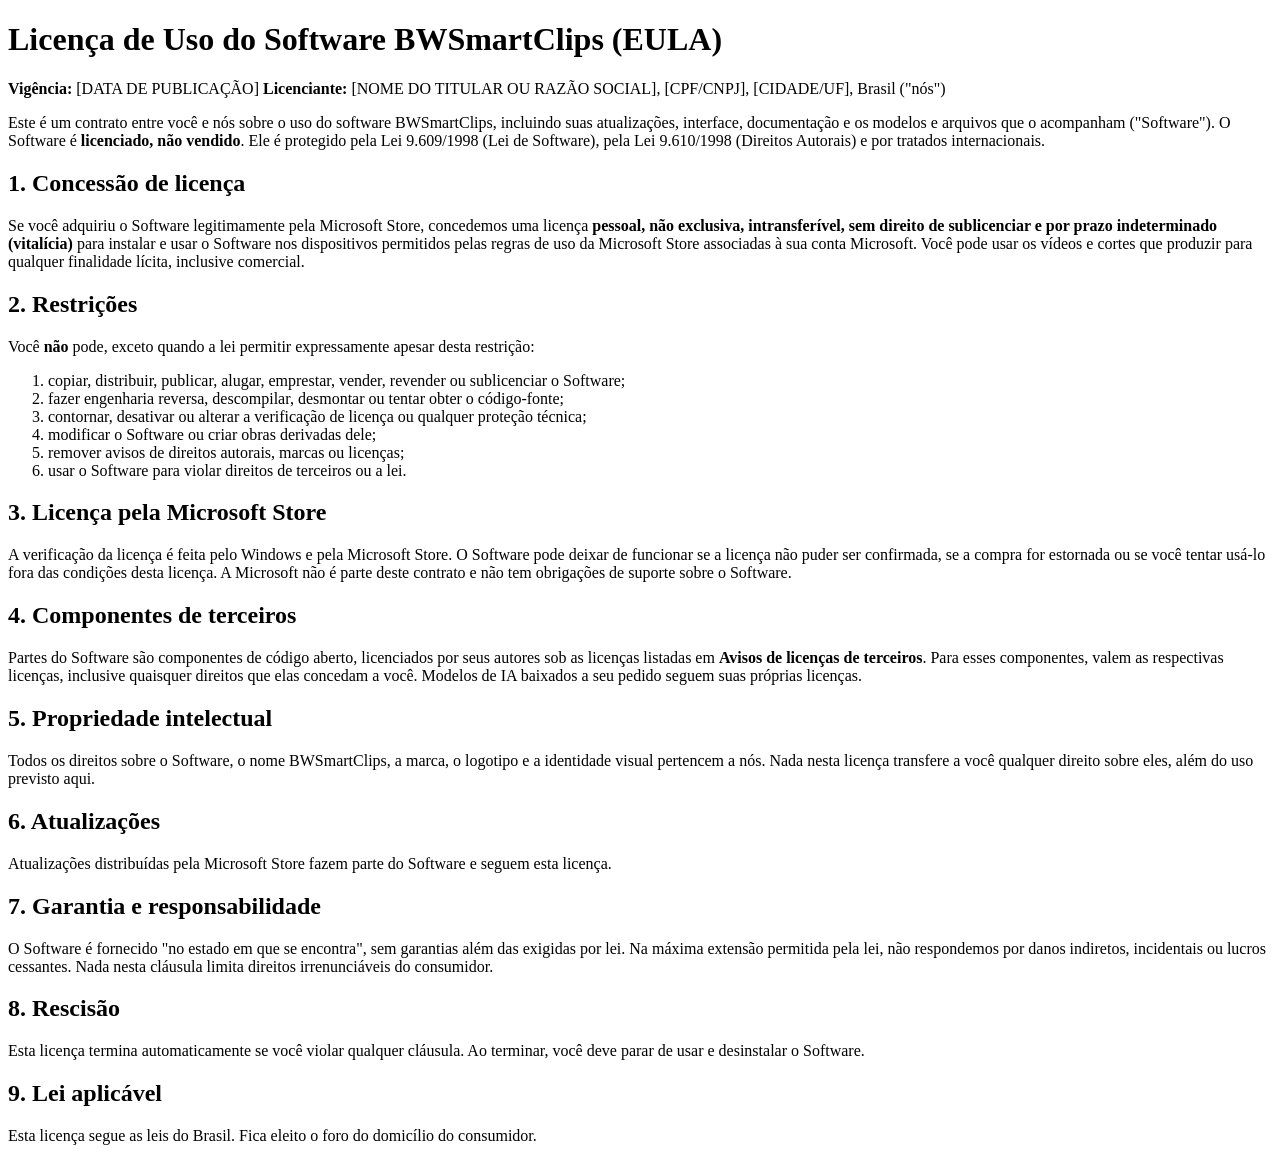
<file: ui/legal/pt-BR/licenca-de-uso.html>
<!doctype html><html><head><meta charset="utf-8"><title>licenca-de-uso</title></head><body><h1>Licença de Uso do Software BWSmartClips (EULA)</h1>
<p><strong>Vigência:</strong> [DATA DE PUBLICAÇÃO]
<strong>Licenciante:</strong> [NOME DO TITULAR OU RAZÃO SOCIAL], [CPF/CNPJ], [CIDADE/UF], Brasil ("nós")</p>
<p>Este é um contrato entre você e nós sobre o uso do software BWSmartClips, incluindo suas atualizações, interface, documentação e os modelos e arquivos que o acompanham ("Software"). O Software é <strong>licenciado, não vendido</strong>. Ele é protegido pela Lei 9.609/1998 (Lei de Software), pela Lei 9.610/1998 (Direitos Autorais) e por tratados internacionais.</p>
<h2>1. Concessão de licença</h2>
<p>Se você adquiriu o Software legitimamente pela Microsoft Store, concedemos uma licença <strong>pessoal, não exclusiva, intransferível, sem direito de sublicenciar e por prazo indeterminado (vitalícia)</strong> para instalar e usar o Software nos dispositivos permitidos pelas regras de uso da Microsoft Store associadas à sua conta Microsoft. Você pode usar os vídeos e cortes que produzir para qualquer finalidade lícita, inclusive comercial.</p>
<h2>2. Restrições</h2>
<p>Você <strong>não</strong> pode, exceto quando a lei permitir expressamente apesar desta restrição:</p>
<ol>
<li>copiar, distribuir, publicar, alugar, emprestar, vender, revender ou sublicenciar o Software;</li>
<li>fazer engenharia reversa, descompilar, desmontar ou tentar obter o código-fonte;</li>
<li>contornar, desativar ou alterar a verificação de licença ou qualquer proteção técnica;</li>
<li>modificar o Software ou criar obras derivadas dele;</li>
<li>remover avisos de direitos autorais, marcas ou licenças;</li>
<li>usar o Software para violar direitos de terceiros ou a lei.</li>
</ol>
<h2>3. Licença pela Microsoft Store</h2>
<p>A verificação da licença é feita pelo Windows e pela Microsoft Store. O Software pode deixar de funcionar se a licença não puder ser confirmada, se a compra for estornada ou se você tentar usá-lo fora das condições desta licença. A Microsoft não é parte deste contrato e não tem obrigações de suporte sobre o Software.</p>
<h2>4. Componentes de terceiros</h2>
<p>Partes do Software são componentes de código aberto, licenciados por seus autores sob as licenças listadas em <strong>Avisos de licenças de terceiros</strong>. Para esses componentes, valem as respectivas licenças, inclusive quaisquer direitos que elas concedam a você. Modelos de IA baixados a seu pedido seguem suas próprias licenças.</p>
<h2>5. Propriedade intelectual</h2>
<p>Todos os direitos sobre o Software, o nome BWSmartClips, a marca, o logotipo e a identidade visual pertencem a nós. Nada nesta licença transfere a você qualquer direito sobre eles, além do uso previsto aqui.</p>
<h2>6. Atualizações</h2>
<p>Atualizações distribuídas pela Microsoft Store fazem parte do Software e seguem esta licença.</p>
<h2>7. Garantia e responsabilidade</h2>
<p>O Software é fornecido "no estado em que se encontra", sem garantias além das exigidas por lei. Na máxima extensão permitida pela lei, não respondemos por danos indiretos, incidentais ou lucros cessantes. Nada nesta cláusula limita direitos irrenunciáveis do consumidor.</p>
<h2>8. Rescisão</h2>
<p>Esta licença termina automaticamente se você violar qualquer cláusula. Ao terminar, você deve parar de usar e desinstalar o Software.</p>
<h2>9. Lei aplicável</h2>
<p>Esta licença segue as leis do Brasil. Fica eleito o foro do domicílio do consumidor.</p></body></html>
</file>
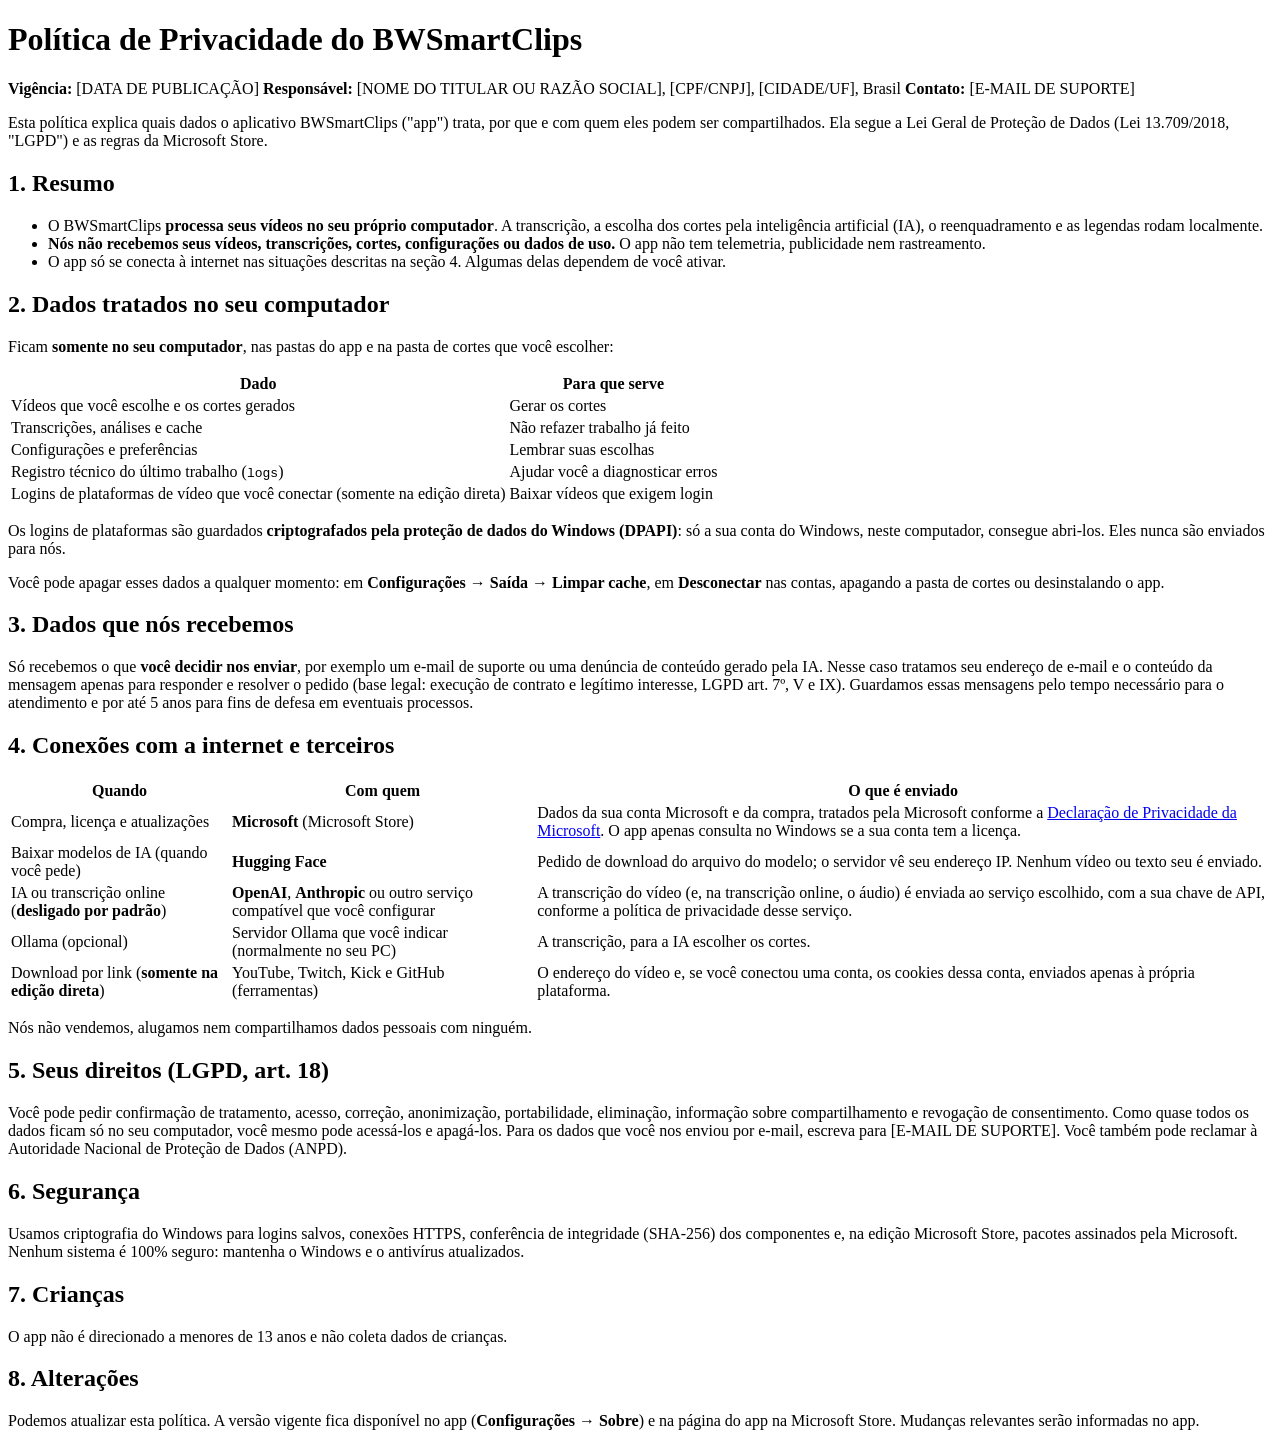
<file: ui/legal/pt-BR/politica-de-privacidade.html>
<!doctype html><html><head><meta charset="utf-8"><title>politica-de-privacidade</title></head><body><h1>Política de Privacidade do BWSmartClips</h1>
<p><strong>Vigência:</strong> [DATA DE PUBLICAÇÃO]
<strong>Responsável:</strong> [NOME DO TITULAR OU RAZÃO SOCIAL], [CPF/CNPJ], [CIDADE/UF], Brasil
<strong>Contato:</strong> [E-MAIL DE SUPORTE]</p>
<p>Esta política explica quais dados o aplicativo BWSmartClips ("app") trata, por que e com quem eles podem ser compartilhados. Ela segue a Lei Geral de Proteção de Dados (Lei 13.709/2018, "LGPD") e as regras da Microsoft Store.</p>
<h2>1. Resumo</h2>
<ul>
<li>O BWSmartClips <strong>processa seus vídeos no seu próprio computador</strong>. A transcrição, a escolha dos cortes pela inteligência artificial (IA), o reenquadramento e as legendas rodam localmente.</li>
<li><strong>Nós não recebemos seus vídeos, transcrições, cortes, configurações ou dados de uso.</strong> O app não tem telemetria, publicidade nem rastreamento.</li>
<li>O app só se conecta à internet nas situações descritas na seção 4. Algumas delas dependem de você ativar.</li>
</ul>
<h2>2. Dados tratados no seu computador</h2>
<p>Ficam <strong>somente no seu computador</strong>, nas pastas do app e na pasta de cortes que você escolher:</p>
<table>
<thead>
<tr>
<th>Dado</th>
<th>Para que serve</th>
</tr>
</thead>
<tbody>
<tr>
<td>Vídeos que você escolhe e os cortes gerados</td>
<td>Gerar os cortes</td>
</tr>
<tr>
<td>Transcrições, análises e cache</td>
<td>Não refazer trabalho já feito</td>
</tr>
<tr>
<td>Configurações e preferências</td>
<td>Lembrar suas escolhas</td>
</tr>
<tr>
<td>Registro técnico do último trabalho (<code>logs</code>)</td>
<td>Ajudar você a diagnosticar erros</td>
</tr>
<tr>
<td>Logins de plataformas de vídeo que você conectar (somente na edição direta)</td>
<td>Baixar vídeos que exigem login</td>
</tr>
</tbody>
</table>
<p>Os logins de plataformas são guardados <strong>criptografados pela proteção de dados do Windows (DPAPI)</strong>: só a sua conta do Windows, neste computador, consegue abri-los. Eles nunca são enviados para nós.</p>
<p>Você pode apagar esses dados a qualquer momento: em <strong>Configurações → Saída → Limpar cache</strong>, em <strong>Desconectar</strong> nas contas, apagando a pasta de cortes ou desinstalando o app.</p>
<h2>3. Dados que nós recebemos</h2>
<p>Só recebemos o que <strong>você decidir nos enviar</strong>, por exemplo um e-mail de suporte ou uma denúncia de conteúdo gerado pela IA. Nesse caso tratamos seu endereço de e-mail e o conteúdo da mensagem apenas para responder e resolver o pedido (base legal: execução de contrato e legítimo interesse, LGPD art. 7º, V e IX). Guardamos essas mensagens pelo tempo necessário para o atendimento e por até 5 anos para fins de defesa em eventuais processos.</p>
<h2>4. Conexões com a internet e terceiros</h2>
<table>
<thead>
<tr>
<th>Quando</th>
<th>Com quem</th>
<th>O que é enviado</th>
</tr>
</thead>
<tbody>
<tr>
<td>Compra, licença e atualizações</td>
<td><strong>Microsoft</strong> (Microsoft Store)</td>
<td>Dados da sua conta Microsoft e da compra, tratados pela Microsoft conforme a <a href="https://privacy.microsoft.com/pt-br/privacystatement">Declaração de Privacidade da Microsoft</a>. O app apenas consulta no Windows se a sua conta tem a licença.</td>
</tr>
<tr>
<td>Baixar modelos de IA (quando você pede)</td>
<td><strong>Hugging Face</strong></td>
<td>Pedido de download do arquivo do modelo; o servidor vê seu endereço IP. Nenhum vídeo ou texto seu é enviado.</td>
</tr>
<tr>
<td>IA ou transcrição online (<strong>desligado por padrão</strong>)</td>
<td><strong>OpenAI</strong>, <strong>Anthropic</strong> ou outro serviço compatível que você configurar</td>
<td>A transcrição do vídeo (e, na transcrição online, o áudio) é enviada ao serviço escolhido, com a sua chave de API, conforme a política de privacidade desse serviço.</td>
</tr>
<tr>
<td>Ollama (opcional)</td>
<td>Servidor Ollama que você indicar (normalmente no seu PC)</td>
<td>A transcrição, para a IA escolher os cortes.</td>
</tr>
<tr>
<td>Download por link (<strong>somente na edição direta</strong>)</td>
<td>YouTube, Twitch, Kick e GitHub (ferramentas)</td>
<td>O endereço do vídeo e, se você conectou uma conta, os cookies dessa conta, enviados apenas à própria plataforma.</td>
</tr>
</tbody>
</table>
<p>Nós não vendemos, alugamos nem compartilhamos dados pessoais com ninguém.</p>
<h2>5. Seus direitos (LGPD, art. 18)</h2>
<p>Você pode pedir confirmação de tratamento, acesso, correção, anonimização, portabilidade, eliminação, informação sobre compartilhamento e revogação de consentimento. Como quase todos os dados ficam só no seu computador, você mesmo pode acessá-los e apagá-los. Para os dados que você nos enviou por e-mail, escreva para [E-MAIL DE SUPORTE]. Você também pode reclamar à Autoridade Nacional de Proteção de Dados (ANPD).</p>
<h2>6. Segurança</h2>
<p>Usamos criptografia do Windows para logins salvos, conexões HTTPS, conferência de integridade (SHA-256) dos componentes e, na edição Microsoft Store, pacotes assinados pela Microsoft. Nenhum sistema é 100% seguro: mantenha o Windows e o antivírus atualizados.</p>
<h2>7. Crianças</h2>
<p>O app não é direcionado a menores de 13 anos e não coleta dados de crianças.</p>
<h2>8. Alterações</h2>
<p>Podemos atualizar esta política. A versão vigente fica disponível no app (<strong>Configurações → Sobre</strong>) e na página do app na Microsoft Store. Mudanças relevantes serão informadas no app.</p></body></html>
</file>
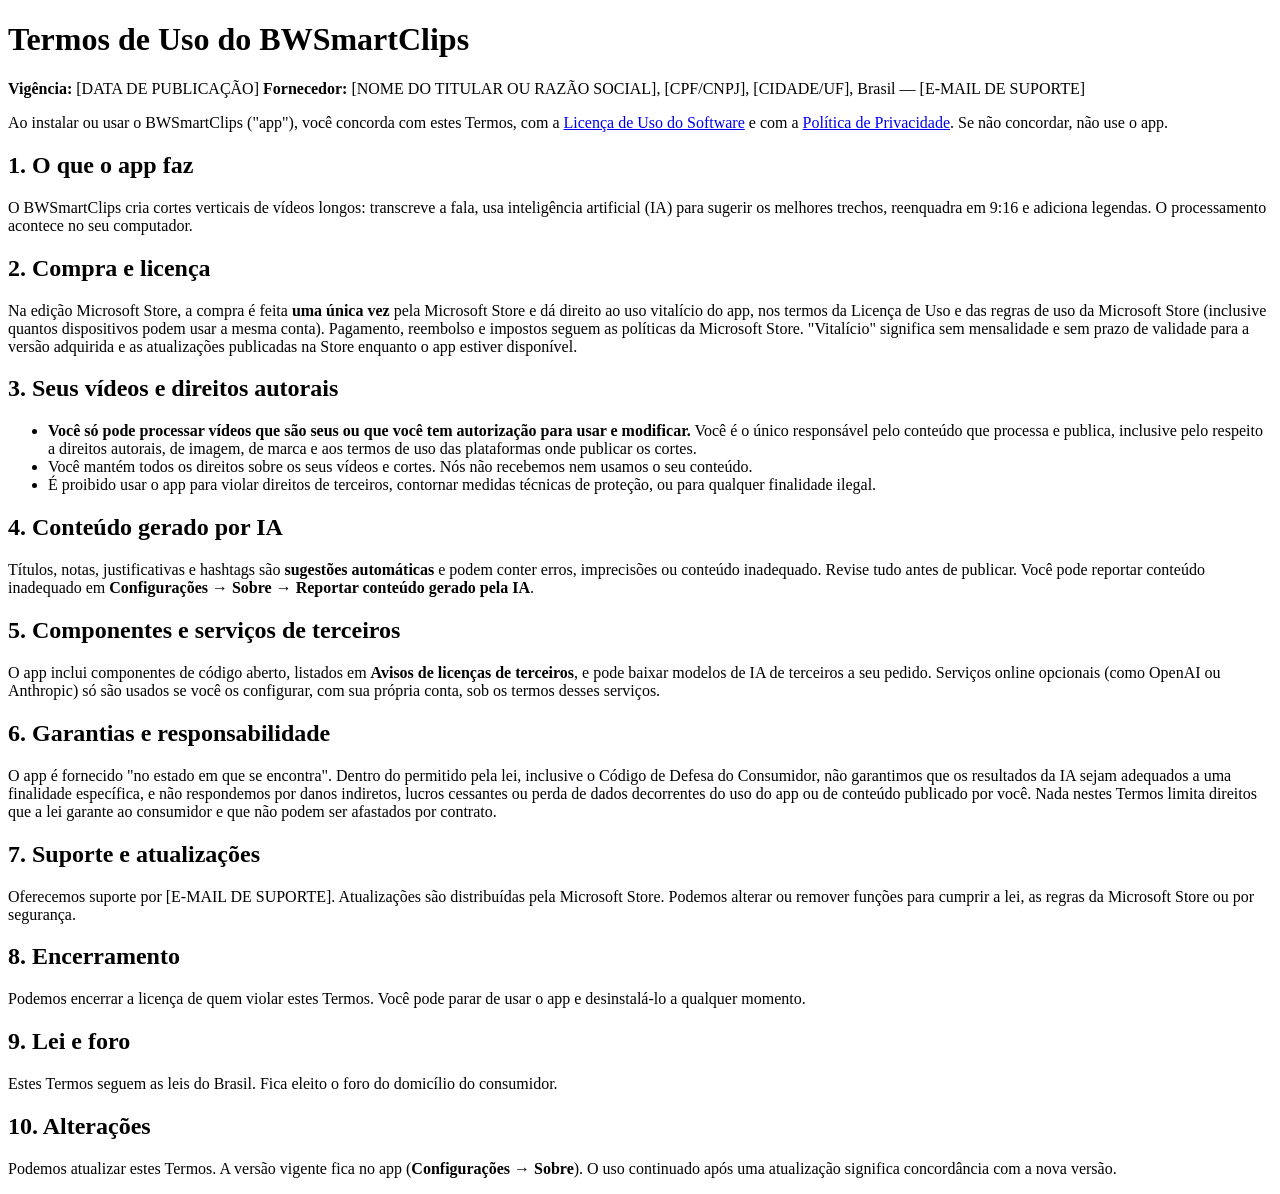
<file: ui/legal/pt-BR/termos-de-uso.html>
<!doctype html><html><head><meta charset="utf-8"><title>termos-de-uso</title></head><body><h1>Termos de Uso do BWSmartClips</h1>
<p><strong>Vigência:</strong> [DATA DE PUBLICAÇÃO]
<strong>Fornecedor:</strong> [NOME DO TITULAR OU RAZÃO SOCIAL], [CPF/CNPJ], [CIDADE/UF], Brasil — [E-MAIL DE SUPORTE]</p>
<p>Ao instalar ou usar o BWSmartClips ("app"), você concorda com estes Termos, com a <a href="licenca-de-uso.html">Licença de Uso do Software</a> e com a <a href="politica-de-privacidade.html">Política de Privacidade</a>. Se não concordar, não use o app.</p>
<h2>1. O que o app faz</h2>
<p>O BWSmartClips cria cortes verticais de vídeos longos: transcreve a fala, usa inteligência artificial (IA) para sugerir os melhores trechos, reenquadra em 9:16 e adiciona legendas. O processamento acontece no seu computador.</p>
<h2>2. Compra e licença</h2>
<p>Na edição Microsoft Store, a compra é feita <strong>uma única vez</strong> pela Microsoft Store e dá direito ao uso vitalício do app, nos termos da Licença de Uso e das regras de uso da Microsoft Store (inclusive quantos dispositivos podem usar a mesma conta). Pagamento, reembolso e impostos seguem as políticas da Microsoft Store. "Vitalício" significa sem mensalidade e sem prazo de validade para a versão adquirida e as atualizações publicadas na Store enquanto o app estiver disponível.</p>
<h2>3. Seus vídeos e direitos autorais</h2>
<ul>
<li><strong>Você só pode processar vídeos que são seus ou que você tem autorização para usar e modificar.</strong> Você é o único responsável pelo conteúdo que processa e publica, inclusive pelo respeito a direitos autorais, de imagem, de marca e aos termos de uso das plataformas onde publicar os cortes.</li>
<li>Você mantém todos os direitos sobre os seus vídeos e cortes. Nós não recebemos nem usamos o seu conteúdo.</li>
<li>É proibido usar o app para violar direitos de terceiros, contornar medidas técnicas de proteção, ou para qualquer finalidade ilegal.</li>
</ul>
<h2>4. Conteúdo gerado por IA</h2>
<p>Títulos, notas, justificativas e hashtags são <strong>sugestões automáticas</strong> e podem conter erros, imprecisões ou conteúdo inadequado. Revise tudo antes de publicar. Você pode reportar conteúdo inadequado em <strong>Configurações → Sobre → Reportar conteúdo gerado pela IA</strong>.</p>
<h2>5. Componentes e serviços de terceiros</h2>
<p>O app inclui componentes de código aberto, listados em <strong>Avisos de licenças de terceiros</strong>, e pode baixar modelos de IA de terceiros a seu pedido. Serviços online opcionais (como OpenAI ou Anthropic) só são usados se você os configurar, com sua própria conta, sob os termos desses serviços.</p>
<h2>6. Garantias e responsabilidade</h2>
<p>O app é fornecido "no estado em que se encontra". Dentro do permitido pela lei, inclusive o Código de Defesa do Consumidor, não garantimos que os resultados da IA sejam adequados a uma finalidade específica, e não respondemos por danos indiretos, lucros cessantes ou perda de dados decorrentes do uso do app ou de conteúdo publicado por você. Nada nestes Termos limita direitos que a lei garante ao consumidor e que não podem ser afastados por contrato.</p>
<h2>7. Suporte e atualizações</h2>
<p>Oferecemos suporte por [E-MAIL DE SUPORTE]. Atualizações são distribuídas pela Microsoft Store. Podemos alterar ou remover funções para cumprir a lei, as regras da Microsoft Store ou por segurança.</p>
<h2>8. Encerramento</h2>
<p>Podemos encerrar a licença de quem violar estes Termos. Você pode parar de usar o app e desinstalá-lo a qualquer momento.</p>
<h2>9. Lei e foro</h2>
<p>Estes Termos seguem as leis do Brasil. Fica eleito o foro do domicílio do consumidor.</p>
<h2>10. Alterações</h2>
<p>Podemos atualizar estes Termos. A versão vigente fica no app (<strong>Configurações → Sobre</strong>). O uso continuado após uma atualização significa concordância com a nova versão.</p></body></html>
</file>
<file: ui/style.css>
/* BWSmartClips — visual escuro, "vidro fosco", pílulas e nota de viralidade em verde-limão. */
@font-face { font-family: "Montserrat"; src: url("fonts/Montserrat-ExtraBold.ttf") format("truetype"); font-weight: 800 900; }
:root {
  --bg: #0d0d0f;
  --glass: rgba(255, 255, 255, 0.055);
  --glass-2: rgba(255, 255, 255, 0.085);
  --glass-hi: rgba(255, 255, 255, 0.14);
  --line: rgba(255, 255, 255, 0.09);
  --line-2: rgba(255, 255, 255, 0.16);
  --text: #f4f4f5;
  --muted: #a1a1aa;
  --dim: #71717a;
  --lime: #c8f53c;
  --lime-dim: rgba(200, 245, 60, 0.14);
  --danger: #ff6b81;
  --ok: #4ade80;
  --warn: #fbbf24;
  --r-lg: 22px;
  --r-md: 14px;
  font-family: "Inter", "Segoe UI Variable", "Segoe UI", system-ui, -apple-system, Roboto, sans-serif;
  color-scheme: dark;
}

* { box-sizing: border-box; }
html { scroll-behavior: smooth; }
body { margin: 0; background: var(--bg); color: var(--text); min-height: 100vh; overflow-x: hidden; }
.hidden { display: none !important; }
.muted { color: var(--muted); }
.small { font-size: 12px; }
code { background: var(--glass-2); padding: 1px 6px; border-radius: 6px; }
svg { width: 16px; height: 16px; flex: none; }
.fchip svg, .layout svg, .nav-link.how svg { fill: none; stroke: currentColor; stroke-width: 1.8; stroke-linecap: round; stroke-linejoin: round; }

/* fundo: brilhos quentes e frios, como uma sala de estúdio */
.bg-glow { position: fixed; inset: 0; z-index: -1; pointer-events: none;
  background:
    radial-gradient(900px 520px at 50% -8%, rgba(120, 98, 84, 0.34), transparent 70%),
    radial-gradient(700px 600px at 92% 35%, rgba(52, 72, 82, 0.30), transparent 70%),
    radial-gradient(700px 600px at 5% 70%, rgba(84, 66, 58, 0.26), transparent 70%),
    linear-gradient(180deg, #151416 0%, #0d0d0f 60%); }

/* ---------- topo ---------- */
.topbar { position: sticky; top: 0; z-index: 10; display: flex; justify-content: space-between; align-items: center;
  padding: 14px 32px; background: rgba(13, 13, 15, 0.55); backdrop-filter: blur(18px); border-bottom: 1px solid var(--line); }
.brand { display: flex; align-items: center; gap: 10px; font-size: 16px; letter-spacing: .2px; }
.logo { width: 30px; height: 30px; border-radius: 9px; background: #fff; display: grid; place-items: center; }
.logo span { width: 9px; height: 16px; border-radius: 3px; background: #0d0d0f; position: relative; }
.logo span::after { content: ""; position: absolute; left: 2.5px; top: 4.5px; border-left: 5px solid var(--lime); border-top: 3.5px solid transparent; border-bottom: 3.5px solid transparent; }
.top-actions { display: flex; align-items: center; gap: 4px; }
.nav-link { background: none; border: 0; color: var(--muted); padding: 8px 14px; border-radius: 999px; }
.nav-link:hover { color: var(--text); background: var(--glass); }
.offline-pill { margin-left: 8px; font-size: 12px; color: var(--lime); background: var(--lime-dim); border: 1px solid rgba(200,245,60,.25); padding: 5px 11px; border-radius: 999px; }
.offline-pill.online { color: #93c5fd; background: rgba(147,197,253,.1); border-color: rgba(147,197,253,.25); }

main { max-width: 1120px; margin: 0 auto; padding: 0 32px 80px; display: flex; flex-direction: column; gap: 22px; }

/* ---------- botões ---------- */
button { font: inherit; cursor: pointer; color: var(--text); border: 1px solid transparent; border-radius: 999px; padding: 9px 16px; font-size: 14px; background: none; transition: background .15s, border-color .15s, transform .05s, opacity .15s; white-space: nowrap; }
button:active { transform: translateY(1px); }
button:disabled { opacity: .45; cursor: default; }
.pill-btn { display: inline-flex; align-items: center; gap: 8px; background: var(--glass); border-color: var(--line); }
.pill-btn:hover { background: var(--glass-2); border-color: var(--line-2); }
.pill-btn.light { background: #fff; color: #0d0d0f; font-weight: 600; }
.pill-btn.danger, button.danger { color: var(--danger); }
button.primary { background: #fff; color: #0d0d0f; font-weight: 600; }
button.primary:hover { background: #e9e9ec; }
button.secondary { background: var(--glass); border-color: var(--line); }
button.secondary:hover { background: var(--glass-2); }
button.ghost { background: transparent; border-color: var(--line); }
button.ghost:hover { background: var(--glass); }
button.link { background: none; border: 0; color: var(--muted); text-decoration: underline; text-underline-offset: 3px; padding: 6px 2px; border-radius: 0; }
button.link:hover { color: var(--text); }
.actions { display: flex; gap: 10px; align-items: center; margin-top: 16px; flex-wrap: wrap; }
.actions.tight { margin-top: 0; }

/* ---------- campos ---------- */
input[type=text], input[type=number], input[type=password], select {
  width: 100%; height: 40px; padding: 0 12px; font-size: 14px; color: var(--text);
  background: rgba(0, 0, 0, 0.28); border: 1px solid var(--line); border-radius: 12px; outline: none; transition: border-color .15s; }
input:focus, select:focus { border-color: var(--line-2); background: rgba(0,0,0,.38); }
select option { background: #1c1c20; }
input[type=color] { width: 100%; height: 40px; padding: 4px; border-radius: 12px; border: 1px solid var(--line); background: rgba(0,0,0,.28); cursor: pointer; }
input[type=checkbox] { accent-color: var(--lime); width: 16px; height: 16px; }
label { display: flex; flex-direction: column; gap: 6px; font-size: 13px; color: #d4d4d8; }
label.block { margin-top: 14px; }
label.check { flex-direction: row; align-items: center; gap: 9px; margin-top: 12px; color: #d4d4d8; }
.grid { display: grid; gap: 12px; }
.grid.opts { grid-template-columns: repeat(4, 1fr); }
.grid.two { grid-template-columns: 1fr 1fr; margin-top: 12px; }
.grid.three { grid-template-columns: repeat(3, 1fr); margin-top: 12px; }
.path-row { display: flex; gap: 8px; align-items: end; margin-top: 10px; }
.path-row label { flex: 1; }
.path-row button { height: 40px; border-radius: 12px; }
fieldset { border: 1px solid var(--line); border-radius: var(--r-md); margin: 16px 0 0; padding: 12px 16px 16px; }
legend { color: var(--muted); font-size: 12px; padding: 0 6px; }

/* ---------- herói ---------- */
.hero { display: flex; flex-direction: column; align-items: center; text-align: center; padding: 64px 0 18px; }
.eyebrow { font-size: 13px; color: var(--muted); padding: 6px 14px; border-radius: 999px; background: var(--glass); border: 1px solid var(--line); }
.hero h1 { font-size: clamp(32px, 3.9vw, 50px); line-height: 1.08; letter-spacing: -1.2px; margin: 22px 0 14px; font-weight: 700; }
.hero h1 .hl { white-space: nowrap; background: linear-gradient(90deg, #fff 0%, var(--lime) 100%); -webkit-background-clip: text; background-clip: text; color: transparent; }
.sub { max-width: 640px; color: var(--muted); font-size: 16px; line-height: 1.5; margin: 0 0 30px; }

.dropbar { display: flex; align-items: center; gap: 10px; width: min(560px, 100%); padding: 6px 6px 6px 18px;
  border-radius: 999px; background: rgba(255,255,255,.08); border: 1px solid var(--line-2);
  box-shadow: 0 18px 50px rgba(0,0,0,.45), inset 0 1px 0 rgba(255,255,255,.06); backdrop-filter: blur(16px); transition: border-color .2s, box-shadow .2s; }
.dropbar:focus-within { border-color: rgba(255,255,255,.3); }
.dropbar.dragging { border-color: var(--lime); box-shadow: 0 0 0 4px var(--lime-dim), 0 18px 50px rgba(0,0,0,.45); }
.dropbar .link-ico { color: var(--muted); width: 18px; height: 18px; }
.dropbar input { flex: 1; background: none; border: 0; height: 44px; padding: 0; font-size: 15px; }
.dropbar input:focus { background: none; }
.get-btn { background: #000; color: #fff; font-weight: 600; font-size: 15px; padding: 13px 24px; border: 1px solid rgba(255,255,255,.12); }
.get-btn:hover { background: #18181b; }
.or-row { display: flex; align-items: center; gap: 12px; margin-top: 16px; color: var(--dim); font-size: 13px; }

.feature-chips { display: flex; gap: 10px; flex-wrap: wrap; justify-content: center; margin-top: 40px; }
.fchip { display: inline-flex; align-items: center; gap: 8px; padding: 9px 14px; border-radius: 12px; font-size: 13.5px; font-weight: 600;
  background: rgba(0,0,0,.25); border: 1px solid var(--line); color: #e4e4e7; }
.fchip:hover, .fchip.active { background: var(--glass-2); border-color: var(--line-2); }

/* ---------- painéis ---------- */
.glass { background: var(--glass); border: 1px solid var(--line); border-radius: var(--r-lg); backdrop-filter: blur(20px);
  box-shadow: inset 0 1px 0 rgba(255,255,255,.04); }
.panel { padding: 22px; }
.panel-head { display: flex; align-items: baseline; gap: 10px; margin-bottom: 14px; }
.panel-head h3, .progress-head h3 { margin: 0; font-size: 16px; }
.panel-foot { display: flex; justify-content: space-between; align-items: center; margin-top: 6px; }
.studio { display: grid; grid-template-columns: 1fr 1fr; gap: 22px; scroll-margin-top: 80px; }
#sec-reframe, #sec-captions { scroll-margin-top: 80px; }

/* layouts de reenquadramento (antes → depois) */
.layouts { display: grid; grid-template-columns: 1fr 1fr; gap: 10px; }
.layout { display: flex; flex-direction: column; align-items: center; gap: 10px; padding: 14px 10px 12px; border-radius: var(--r-md);
  background: rgba(0,0,0,.22); border: 1px solid var(--line); }
.layout:hover { border-color: var(--line-2); }
.layout.active { border-color: #fff; background: rgba(255,255,255,.07); }
.lay-art { display: flex; align-items: center; gap: 8px; height: 62px; }
.lay-src { width: 70px; height: 40px; border-radius: 6px; background: linear-gradient(135deg, #4b5563, #2d3340); position: relative; overflow: hidden; }
.lay-src.same { width: 70px; }
.lay-out { width: 35px; height: 62px; border-radius: 6px; background: linear-gradient(160deg, #5b6474, #2d3340); position: relative; overflow: hidden;
  box-shadow: -5px 4px 0 -1px rgba(255,255,255,.06), 5px 4px 0 -1px rgba(255,255,255,.06); }
.lay-out.blur { background: linear-gradient(160deg, #3b4250, #262a33); }
.lay-out.blur .mini { position: absolute; left: 0; right: 0; top: 22px; height: 18px; background: linear-gradient(135deg, #6b7280, #3b4250); }
.dots { color: var(--dim); font-size: 10px; letter-spacing: 1px; }
.face { position: absolute; width: 12px; height: 12px; border-radius: 50%; background: #e5c3a6; left: 14px; top: 9px; box-shadow: 0 14px 0 2px #475569; }
.face.big { width: 15px; height: 15px; left: 10px; top: 18px; box-shadow: 0 18px 0 4px #475569; }
.frame { position: absolute; left: 25px; top: 0; width: 20px; height: 100%; border: 1.5px solid var(--lime); border-radius: 3px; }
.lay-name { font-size: 12.5px; color: #d4d4d8; background: var(--glass-2); padding: 4px 11px; border-radius: 999px; }
.layout.active .lay-name { background: #fff; color: #0d0d0f; font-weight: 600; }

/* estúdio de legendas */
.captions-studio { display: grid; grid-template-columns: 1fr 360px; gap: 0; overflow: hidden; }
.stage-wrap { display: grid; place-items: center; padding: 28px; background: radial-gradient(500px 300px at 50% 40%, rgba(255,255,255,.05), transparent 70%); }
.stage { position: relative; width: 210px; aspect-ratio: 9 / 16; border-radius: 16px; overflow: hidden;
  background: linear-gradient(180deg, #4a3f36 0%, #2b2622 55%, #1d1a18 100%); box-shadow: 0 20px 60px rgba(0,0,0,.5); }
.stage-person { position: absolute; left: 50%; bottom: -10px; transform: translateX(-50%); width: 120px; height: 230px;
  background: radial-gradient(circle at 50% 22%, #d6b08f 0 28px, transparent 29px), radial-gradient(ellipse 60px 90px at 50% 100%, #3f4652 0 98%, transparent 100%); }
.stage-caption { position: absolute; left: 8px; right: 8px; text-align: center; font-family: "Montserrat", "Arial Black", sans-serif;
  font-weight: 900; font-size: 17px; line-height: 1.2; letter-spacing: .2px; }
.stage-caption.pos-bottom { bottom: 24%; }
.stage-caption.pos-middle { top: 50%; transform: translateY(-50%); }
.stage-caption.pos-top { top: 16%; }
.stage-caption .line { display: inline; }
.stage-caption .boxed { padding: 3px 7px; border-radius: 6px; }

.cap-panel { border-left: 1px solid var(--line); background: rgba(0,0,0,.18); display: flex; flex-direction: column; min-height: 470px; }
.cap-tabs { display: flex; gap: 2px; padding: 14px 16px 0; border-bottom: 1px solid var(--line); }
.cap-tab { border-radius: 0; padding: 10px 12px; color: var(--muted); border-bottom: 2px solid transparent; margin-bottom: -1px; }
.cap-tab.active { color: var(--text); border-bottom-color: #fff; }
.cap-body { padding: 14px 16px 18px; overflow: auto; max-height: 470px; }
#cap-presets { display: flex; flex-direction: column; gap: 4px; }
.preset { display: flex; flex-direction: column; align-items: center; gap: 6px; padding: 0; border: 0; background: none; border-radius: 0; }
.preset .pv { width: 100%; height: 46px; display: flex; align-items: center; justify-content: center; flex-wrap: nowrap; overflow: hidden; border-radius: 10px; background: rgba(255,255,255,.07);
  border: 2px solid transparent; font-family: "Montserrat", "Arial Black", sans-serif; font-weight: 900; font-size: 14px; letter-spacing: .3px; }
.preset:hover .pv { background: rgba(255,255,255,.11); }
.preset.active .pv { border-color: #fff; }
.preset .nm { font-size: 12.5px; color: var(--muted); margin-bottom: 6px; }
.preset.active .nm { color: var(--text); }
.pv .line { display: inline-block !important; margin: 0 !important; white-space: nowrap; }
.pv .line span, .stage-caption .line span { display: inline-block; margin: 0 1px; }
.pv .boxed { padding: 3px 8px; border-radius: 5px; }

/* ---------- progresso ---------- */
.progress-head, .results-head { display: flex; justify-content: space-between; align-items: center; }
.results-head h2 { margin: 0; font-size: 20px; }
.stages { display: flex; gap: 8px; list-style: none; padding: 0; margin: 16px 0; flex-wrap: wrap; }
.stages li { padding: 6px 12px; border-radius: 999px; background: rgba(0,0,0,.25); color: var(--muted); font-size: 12px; border: 1px solid var(--line); }
.stages li.active { color: #0d0d0f; background: #fff; border-color: #fff; font-weight: 600; }
.stages li.done { color: var(--lime); border-color: rgba(200,245,60,.35); }
.stages li.skip { opacity: .35; }
.bar { height: 8px; background: rgba(0,0,0,.35); border-radius: 999px; overflow: hidden; }
.bar.small { height: 6px; margin-top: 12px; }
.bar > div { height: 100%; width: 0; border-radius: 999px; background: linear-gradient(90deg, #fff, var(--lime)); transition: width .3s; }
pre.error { white-space: pre-wrap; background: rgba(255,107,129,.08); border: 1px solid rgba(255,107,129,.35); color: #fecdd3; padding: 12px; border-radius: 12px; font-size: 12px; max-height: 240px; overflow: auto; }

/* ---------- resultados ---------- */
#results { scroll-margin-top: 80px; }
.clips { display: grid; grid-template-columns: repeat(auto-fill, minmax(220px, 1fr)); gap: 18px; margin-top: 16px; }
.clip { display: flex; flex-direction: column; border-radius: 18px; overflow: hidden; background: var(--glass); border: 1px solid var(--line); transition: transform .15s, border-color .15s; }
.clip:hover { transform: translateY(-2px); border-color: var(--line-2); }
.clip .video-wrap { position: relative; background: #000; aspect-ratio: 9 / 16; }
.clip.wide .video-wrap { aspect-ratio: 16 / 9; }
.clip video, .clip img.fallback { width: 100%; height: 100%; object-fit: cover; display: block; }
.clip img.fallback { cursor: pointer; }
.score { position: absolute; left: 12px; bottom: 12px; display: flex; flex-direction: column; align-items: center; padding: 5px 9px 4px;
  border-radius: 10px; background: rgba(20,20,22,.78); backdrop-filter: blur(8px); border: 1px solid rgba(255,255,255,.08); pointer-events: none; }
.score small { font-size: 8.5px; letter-spacing: 1px; color: #a1a1aa; font-weight: 600; }
.score b { font-size: 19px; line-height: 1.05; color: var(--lime); }
.score.mid b { color: #e8f59a; }
.score.low b { color: #d4d4d8; }
.clip .body { padding: 14px; display: flex; flex-direction: column; gap: 7px; flex: 1; }
.clip h3 { margin: 0; font-size: 14.5px; line-height: 1.35; }
.clip .meta { font-size: 12px; color: var(--dim); }
.clip .reason { font-size: 12.5px; color: var(--muted); line-height: 1.4; }
.clip .tags { font-size: 12px; color: var(--lime); opacity: .85; }
.clip .row { display: flex; gap: 6px; margin-top: auto; padding-top: 6px; }
.clip .row button { flex: 1; padding: 7px 6px; font-size: 12.5px; background: rgba(0,0,0,.25); border: 1px solid var(--line); }
.clip .row button:hover { background: var(--glass-2); }
.warnings { margin-top: 14px; padding: 12px 16px; border-radius: var(--r-md); background: rgba(251,191,36,.07); border: 1px solid rgba(251,191,36,.3); color: #fde68a; font-size: 13px; }
.warnings p { margin: 4px 0; }

/* ---------- aviso de ferramentas ---------- */
.banner { max-width: 1056px; margin: 16px auto 0; padding: 10px 12px 10px 18px; border-radius: 999px; background: rgba(251,191,36,.08);
  border: 1px solid rgba(251,191,36,.3); display: flex; justify-content: space-between; align-items: center; gap: 16px; font-size: 13.5px; }

/* ---------- modais ---------- */
.modal { position: fixed; inset: 0; background: rgba(0,0,0,.6); backdrop-filter: blur(6px); display: grid; place-items: center; z-index: 20; padding: 24px; }
.modal-box { background: #18181b; border: 1px solid var(--line-2); border-radius: 22px; width: min(720px, 100%); max-height: 90vh; display: flex; flex-direction: column; box-shadow: 0 30px 80px rgba(0,0,0,.6); }
.modal-box.wide { width: min(900px, 100%); }
.modal-head, .modal-foot { display: flex; justify-content: space-between; align-items: center; padding: 16px 22px; }
.modal-head { border-bottom: 1px solid var(--line); }
.modal-head h2 { margin: 0; font-size: 18px; }
.modal-foot { border-top: 1px solid var(--line); }
.tabs { display: flex; gap: 4px; padding: 12px 22px 0; }
.tab { color: var(--muted); }
.tab.active { color: #0d0d0f; background: #fff; font-weight: 600; }
.tab-body { padding: 6px 22px 22px; overflow: auto; }
.tools-table { display: grid; grid-template-columns: 140px 1fr; gap: 8px 12px; font-size: 13px; margin-top: 14px; }
.tools-table .ok { color: var(--ok); }
.tools-table .bad { color: var(--danger); }
.tools-table .path { color: var(--muted); word-break: break-all; }
.projects { padding: 16px 22px; overflow: auto; display: flex; flex-direction: column; gap: 10px; }
.project { display: flex; gap: 14px; align-items: center; padding: 10px; border: 1px solid var(--line); border-radius: 14px; cursor: pointer; background: rgba(255,255,255,.03); }
.project:hover { border-color: var(--line-2); background: var(--glass); }
.project img { width: 54px; height: 96px; object-fit: cover; border-radius: 8px; background: #000; }
.project .info { flex: 1; }
.project .info b { display: block; margin-bottom: 4px; }
.space-info { margin-top: 16px; padding: 12px 14px; border-radius: 12px; background: rgba(0,0,0,.3); border: 1px solid var(--line); font-size: 13px; }
.space-info.bad { border-color: var(--danger); color: #fecdd3; }
#setup-modal p { line-height: 1.55; font-size: 14px; color: #d4d4d8; }

.toast { position: fixed; bottom: 26px; left: 50%; transform: translateX(-50%); background: #fff; color: #0d0d0f; font-weight: 500;
  padding: 10px 18px; border-radius: 999px; z-index: 30; font-size: 14px; box-shadow: 0 10px 30px rgba(0,0,0,.4); }

@media (max-width: 1080px) {
  .studio { grid-template-columns: 1fr; }
  .captions-studio { grid-template-columns: 1fr; }
  .cap-panel { border-left: 0; border-top: 1px solid var(--line); }
}

/* plataformas aceitas */
.platforms { display: flex; gap: 8px; margin-top: 14px; flex-wrap: wrap; justify-content: center; }
.plat { font-size: 12px; padding: 4px 10px; border-radius: 999px; background: rgba(0,0,0,.25); border: 1px solid var(--line); color: #d4d4d8; display: inline-flex; align-items: center; gap: 6px; }
.plat::before { content: ""; width: 7px; height: 7px; border-radius: 50%; }
.plat.yt::before { background: #ff3b3b; }
.plat.tw::before { background: #a970ff; }
.plat.kk::before { background: #53fc18; }
.plat.pc::before { background: #a1a1aa; }
.nav-link.how { display: inline-flex; align-items: center; gap: 7px; color: var(--text); border: 1px solid var(--line); }
.yt-status { display: flex; align-items: center; gap: 10px; margin-top: 12px; flex-wrap: wrap; }
.yt-status #yt-status-text { flex: 1; }
.yt-status .on { color: var(--ok); }

/* tour guiado */
#tour { position: fixed; inset: 0; z-index: 40; }
#tour-spot { position: fixed; border-radius: 18px; box-shadow: 0 0 0 9999px rgba(5, 5, 7, 0.72), 0 0 0 2px rgba(255,255,255,.85);
  transition: all .35s cubic-bezier(.2,.8,.2,1); pointer-events: none; }
#tour-card { position: fixed; width: 360px; padding: 18px 18px 14px; border-radius: 18px; background: #1c1c20; border: 1px solid var(--line-2);
  box-shadow: 0 24px 70px rgba(0,0,0,.6); transition: top .35s cubic-bezier(.2,.8,.2,1), left .35s cubic-bezier(.2,.8,.2,1); }
#tour-card h3 { margin: 6px 0 6px; font-size: 17px; }
#tour-card p { margin: 0 0 14px; color: #d4d4d8; font-size: 14px; line-height: 1.55; }
#tour-card p b { color: #fff; }
.tour-top { display: flex; justify-content: space-between; align-items: center; }
#tour-count { font-size: 12px; font-weight: 600; color: var(--lime); background: var(--lime-dim); padding: 3px 9px; border-radius: 999px; }
.tour-x { padding: 4px 8px; color: var(--muted); }
.tour-x:hover { color: var(--text); background: var(--glass); }
.tour-bottom { display: flex; justify-content: space-between; align-items: center; }
.tour-dots { display: flex; gap: 5px; }
.tour-dots i { width: 6px; height: 6px; border-radius: 50%; background: rgba(255,255,255,.2); transition: all .2s; }
.tour-dots i.on { width: 18px; border-radius: 4px; background: #fff; }
.tour-btns { display: flex; gap: 8px; }
.tour-btns button { padding: 8px 14px; font-size: 13.5px; }

/* marca */
.brand-logo { height: 38px; width: auto; display: block; }
h2.welcome { display: flex; align-items: center; gap: 10px; }
h2.welcome img { width: 30px; height: 30px; }

/* contas */
.account { display: flex; align-items: center; gap: 12px; padding: 12px 0; border-bottom: 1px solid var(--line); }
.account:last-child { border-bottom: 0; }
.account .acc-logo { width: 34px; height: 34px; border-radius: 10px; display: grid; place-items: center; font-weight: 800; font-size: 13px; color: #fff; flex: none; }
.acc-logo.youtube { background: #ff0033; }
.acc-logo.twitch { background: #9146ff; }
.acc-logo.kick { background: #53fc18; color: #0b0b0b; }
.account .acc-info { flex: 1; display: flex; flex-direction: column; gap: 2px; }
.account .acc-info b { font-size: 14px; }
.account .acc-info span { font-size: 12px; color: var(--muted); }
.account .acc-info span.on { color: var(--ok); }
.account button { padding: 7px 14px; font-size: 13px; }
details.advanced { margin-top: 8px; }
details.advanced summary { cursor: pointer; color: var(--muted); font-size: 13px; padding: 6px 0; }
details.advanced summary:hover { color: var(--text); }

/* prévia com vídeo real de podcast (GIF em loop, sem áudio) */
.stage-media { position: absolute; inset: 0; width: 100%; height: 100%; object-fit: cover; user-select: none; }
.stage-shade { position: absolute; inset: 0; background: linear-gradient(180deg, rgba(0,0,0,0) 45%, rgba(0,0,0,.35) 100%); pointer-events: none; }
.stage-caption { z-index: 2; }

/* layout Gameplay */
.layout.wide { grid-column: span 2; }
.layout.wide .lay-name em { font-style: normal; color: var(--muted); font-size: 11.5px; margin-left: 4px; }
.layout.wide.active .lay-name em { color: #3f3f46; }
.lay-src.game { background: linear-gradient(160deg, #2f6f6a, #1d3d4a 55%, #3d5a6b); }
.lay-src .cam { position: absolute; right: 3px; top: 3px; width: 22px; height: 14px; border: 1.5px solid var(--lime); border-radius: 2px; background: #6b5b4f; }
.lay-out.split { display: flex; flex-direction: column; background: none; }
.lay-out.split .top { position: relative; height: 38%; background: linear-gradient(160deg, #7a6656, #4b4038); display: block; }
.lay-out.split .top .face { left: 11px; top: 5px; width: 11px; height: 11px; box-shadow: 0 9px 0 1px #2b2f3a; }
.lay-out.split .bottom { flex: 1; background: linear-gradient(160deg, #2f6f6a, #1d3d4a); display: block; border-top: 1px solid rgba(0,0,0,.4); }
.gameplay-opts { margin-top: 12px; padding: 14px; border-radius: var(--r-md); background: rgba(0,0,0,.22); border: 1px solid var(--line); }
.gameplay-opts input[type=range] { width: 100%; accent-color: var(--lime); }
.cam-pos { display: flex; align-items: center; gap: 10px; margin-top: 10px; flex-wrap: wrap; }
.cam-pos #cam-pos-text { flex: 1; min-width: 180px; }
.cam-pos .on { color: var(--lime); }
.fc-stage { position: relative; margin-top: 10px; border-radius: 12px; overflow: hidden; background: #000; user-select: none; cursor: crosshair; min-height: 200px; }
.fc-stage img { display: block; width: 100%; height: auto; }
#fc-box { position: absolute; border: 2px solid var(--lime); background: rgba(200,245,60,.12); box-shadow: 0 0 0 9999px rgba(0,0,0,.45); cursor: move; }
#fc-box span { position: absolute; top: -24px; left: -2px; background: var(--lime); color: #0d0d0f; font-size: 11px; font-weight: 700; padding: 2px 7px; border-radius: 6px 6px 6px 0; }
.fc-loading { position: absolute; inset: 0; display: grid; place-items: center; color: var(--muted); font-size: 14px; background: rgba(0,0,0,.6); }
.lay-name .new { font-size: 9.5px; letter-spacing: .6px; background: var(--lime); color: #0d0d0f; padding: 1px 5px; border-radius: 4px; margin-left: 4px; vertical-align: 1px; }

/* Pasta de saída (painel Cortes) */
.out-block { display: flex; flex-direction: column; gap: 6px; margin-top: 14px; font-size: 13px; color: #d4d4d8; }
.out-block .out-reset { align-self: flex-start; }
.out-row { display: flex; gap: 10px; align-items: stretch; }
.out-path { flex: 1; min-width: 0; display: flex; align-items: center; gap: 10px; text-align: left; padding: 10px 12px;
  background: rgba(0,0,0,.28); border: 1px solid var(--line); border-radius: 12px; color: var(--text); }
.out-path:hover { border-color: var(--line-2); background: rgba(0,0,0,.38); }
.out-path svg { width: 18px; height: 18px; flex: none; fill: none; stroke: var(--muted); stroke-width: 1.8; stroke-linejoin: round; }
.out-text { flex: 1; min-width: 0; overflow: hidden; text-overflow: ellipsis; white-space: nowrap; direction: rtl; font-size: 13px; }
.out-tag { flex: none; font-size: 11px; padding: 3px 8px; border-radius: 999px; color: var(--lime); background: var(--lime-dim); border: 1px solid rgba(200,245,60,.25); }
.out-tag.custom { color: #e4e4e7; background: var(--glass-2); border-color: var(--line-2); }
.out-reset { margin-top: -2px; font-size: 12px; }

#progress-card { scroll-margin-top: 80px; }

/* Botão flutuante "voltar ao topo" */
.to-top { position: fixed; right: 26px; bottom: 26px; z-index: 20; width: 46px; height: 46px; padding: 0; border-radius: 50%;
  display: grid; place-items: center; background: var(--lime); border: 0; color: #0d0d0f;
  box-shadow: 0 10px 30px rgba(0,0,0,.45); opacity: 0; transform: translateY(14px) scale(.9); pointer-events: none;
  transition: opacity .2s, transform .2s, filter .15s; }
.to-top.show { opacity: 1; transform: none; pointer-events: auto; }
.to-top:hover { filter: brightness(1.08); transform: translateY(-2px); }
.to-top svg { width: 20px; height: 20px; fill: none; stroke: currentColor; stroke-width: 2.4; stroke-linecap: round; stroke-linejoin: round; }

/* Pasta dos modelos */
.models-dir { display: flex; flex-direction: column; gap: 4px; }
.leftover { margin-top: 12px; padding: 10px 12px; border-radius: 12px; font-size: 12.5px; line-height: 1.45;
  background: rgba(200,245,60,.06); border: 1px solid rgba(200,245,60,.22); color: #e4e4e7;
  display: flex; gap: 12px; align-items: center; justify-content: space-between; }
.leftover button { flex: none; }
.leftover .path { color: var(--muted); word-break: break-all; }
.models-dir .out-reset, .models-dir .small { align-self: flex-start; }
.out-path.static { cursor: default; }
.out-path.static:hover { background: rgba(0,0,0,.28); border-color: var(--line); }

/* Sobre */
.about-head { display: flex; gap: 14px; align-items: center; }
.about-head h3 { margin: 0; }
.about-icon { width: 56px; height: 56px; border-radius: 14px; }
.license-box { margin-top: 14px; padding: 10px 14px; border-radius: 12px; font-size: 13px; background: var(--glass); border: 1px solid var(--line); }
.license-box.ok { border-color: rgba(200,245,60,.3); background: var(--lime-dim); }
.license-box.bad { border-color: rgba(255,107,129,.35); background: rgba(255,107,129,.08); }
.doc-links { display: flex; flex-wrap: wrap; gap: 4px 16px; }
.doc-body { max-height: 62vh; overflow: auto; line-height: 1.55; font-size: 14px; }
.doc-body h1 { font-size: 20px; } .doc-body h2 { font-size: 16px; margin-top: 22px; } .doc-body h3 { font-size: 14px; }
.doc-body table { border-collapse: collapse; font-size: 12.5px; } .doc-body td, .doc-body th { border: 1px solid var(--line); padding: 4px 8px; text-align: left; }
.ai-note { font-size: 11.5px; color: var(--muted); margin-top: 6px; }
.ai-note button { font-size: 11.5px; padding: 0; }

/* Trava de licença (edição Microsoft Store) */
.license-lock { position: fixed; inset: 0; z-index: 100; display: grid; place-items: center; background: rgba(8,8,10,.86); backdrop-filter: blur(14px); }
.lock-box { max-width: 460px; text-align: center; padding: 30px 28px; border-radius: 22px; background: #141417; border: 1px solid var(--line-2); }
.lock-box .actions { justify-content: center; margin: 18px 0 10px; }
.lock-logo { height: 34px; margin-bottom: 8px; }
.trial-pill { margin-left: 8px; font-size: 12px; color: #fde68a; background: rgba(251,191,36,.12); border: 1px solid rgba(251,191,36,.3); padding: 5px 11px; border-radius: 999px; }
</file>
